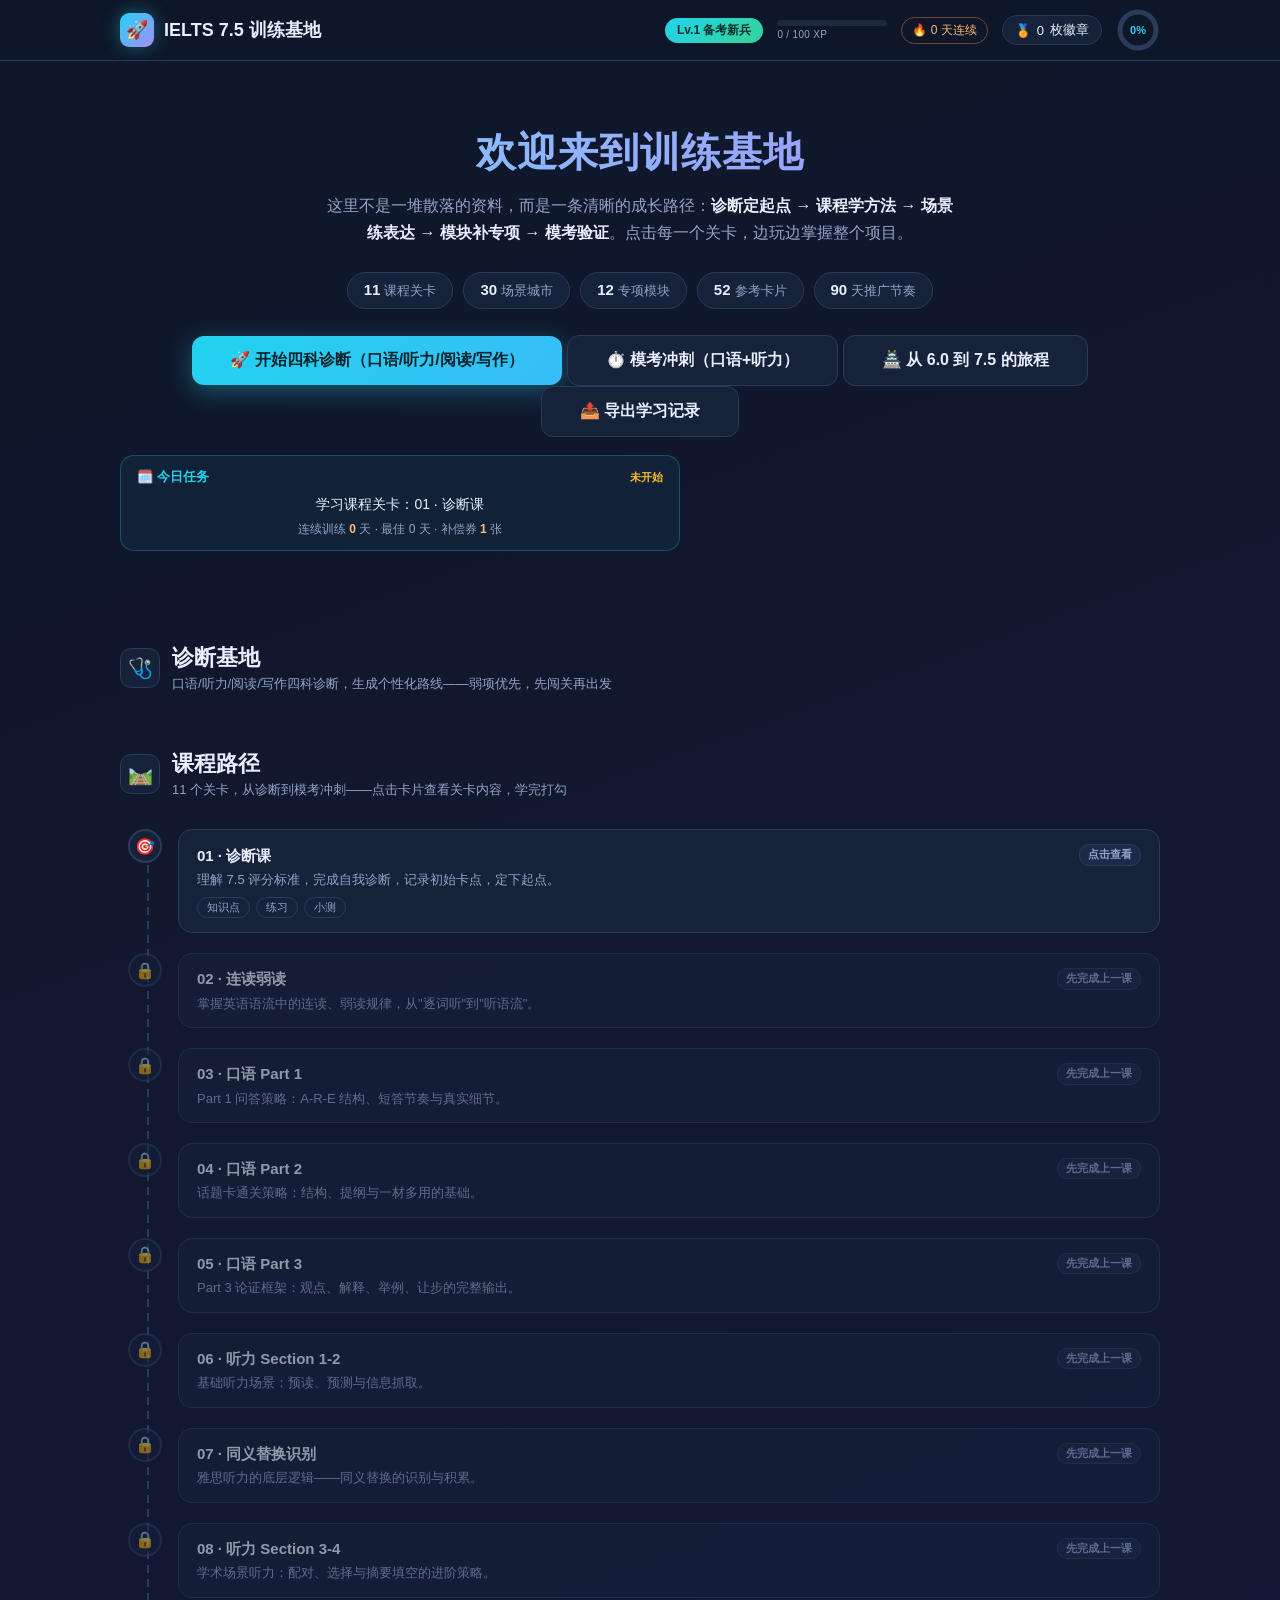
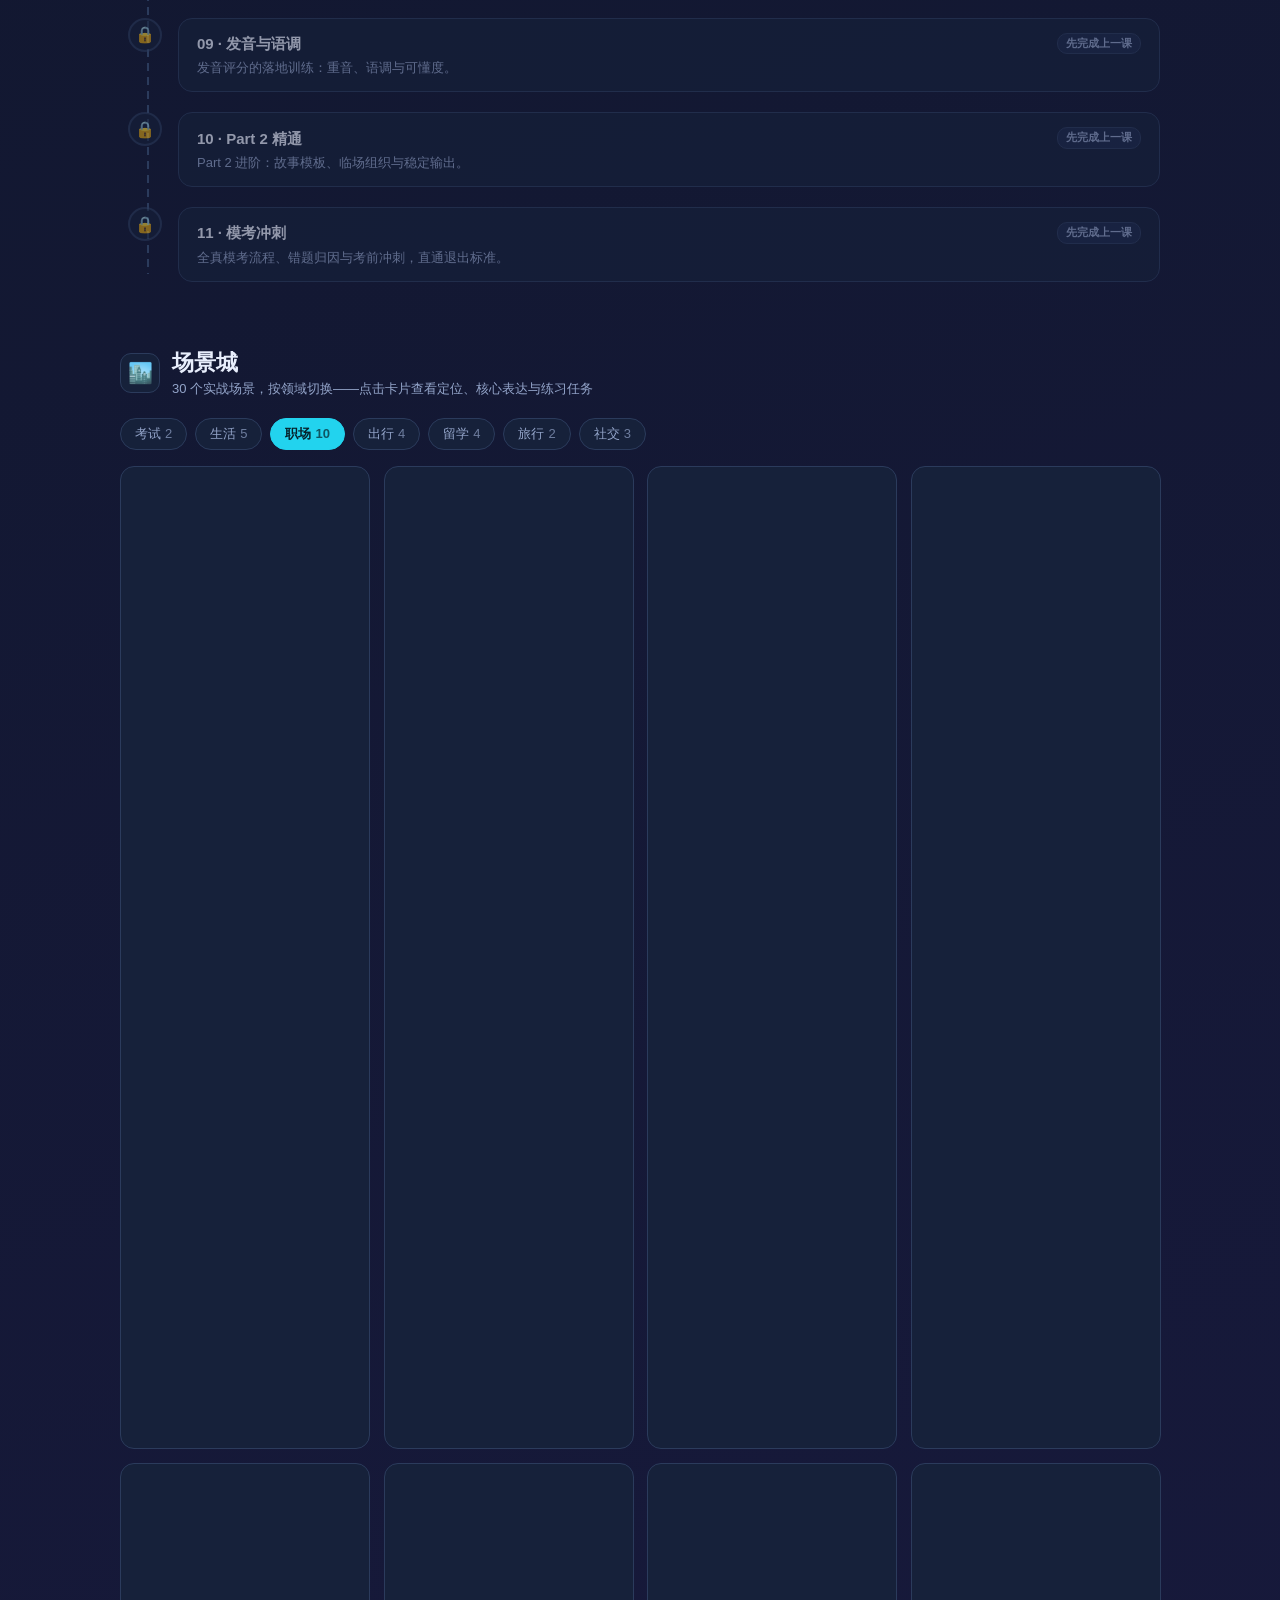
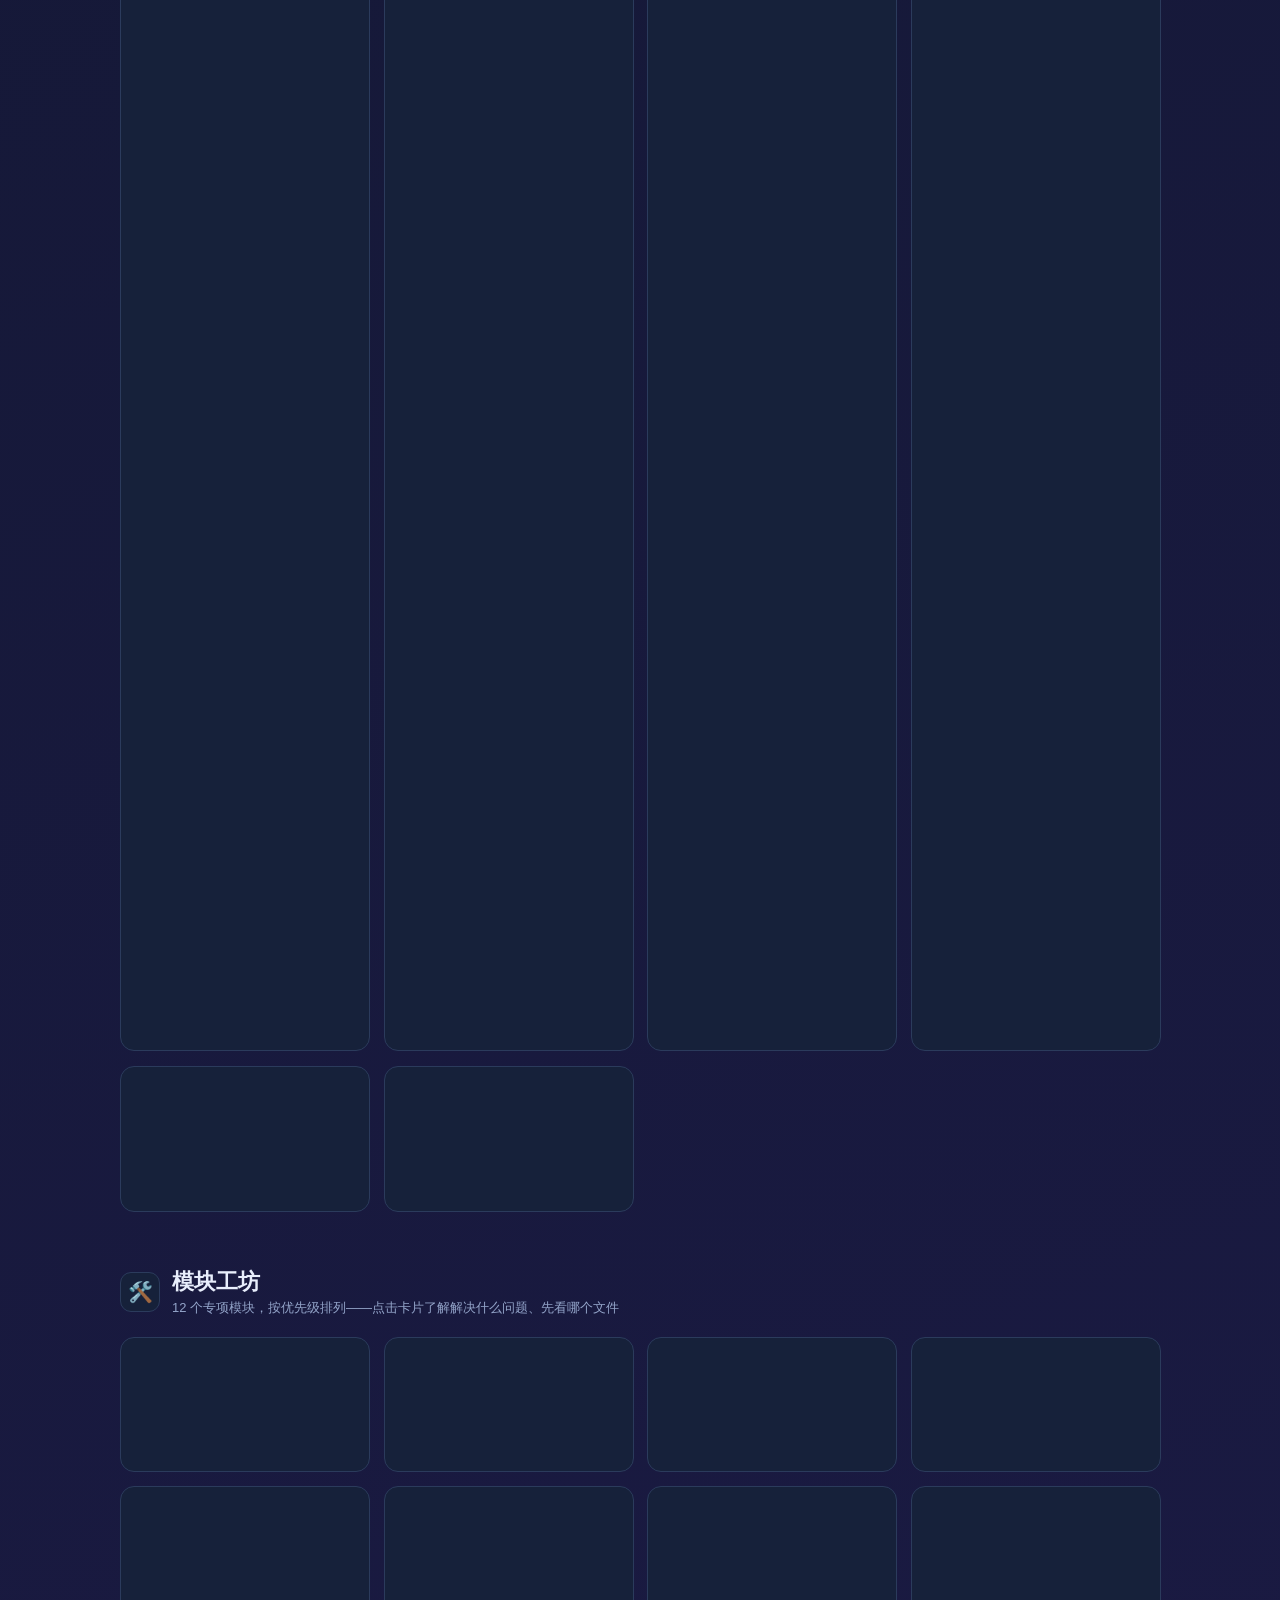
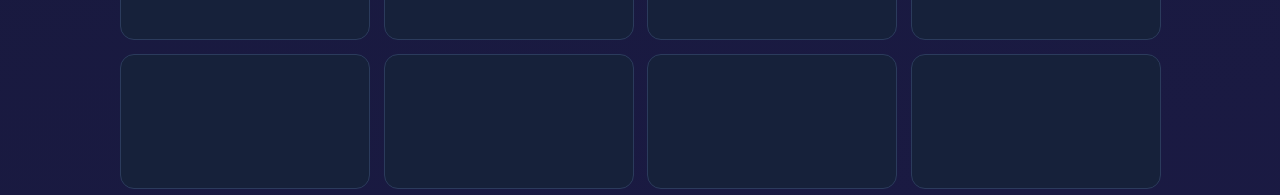
<file: index.html>
<!DOCTYPE html>
<html lang="zh-CN">
<head>
<meta charset="UTF-8">
<meta name="viewport" content="width=device-width, initial-scale=1.0">
<meta name="theme-color" content="#0f172a">
<meta name="description" content="游戏化雅思听说读写训练：诊断定起点、课程学方法、场景练表达、模块补专项、模考验证。">
<title>IELTS 7.5 训练基地 · 入门门户</title>
<link rel="manifest" href="manifest.json">
<link rel="icon" href="icon.svg" type="image/svg+xml">
<link rel="stylesheet" href="css/style.css">
</head>
<body>
<a class="skip-link" href="#secLessons">跳到课程路径</a>
<header role="navigation" aria-label="主导航">
  <div class="wrap nav">
    <div class="brand"><span class="logo">🚀</span> IELTS 7.5 训练基地</div>
    <div class="nav-stats">
      <div class="lv-chip" id="lvChip" title="完成训练积累经验即可升级">Lv.1 备考新兵</div>
      <div class="xp-wrap" title="经验进度"><div class="xp-bar"><i id="xpFill" style="width:0%"></i></div><span id="xpText">0/100 XP</span></div>
      <div class="streak-chip" id="streakChip" title="连续训练天数（断签有补偿券）">🔥 0 天连续</div>
      <div class="badge-chip">🏅 <span id="badgeCount">0</span> 枚徽章</div>
      <div class="ring" title="总体进度">
        <svg width="44" height="44">
          <circle cx="22" cy="22" r="18" fill="none" stroke="#2b3b5c" stroke-width="5"/>
          <circle id="ringFg" cx="22" cy="22" r="18" fill="none" stroke="#22d3ee" stroke-width="5"
            stroke-dasharray="113" stroke-dashoffset="113" stroke-linecap="round"/>
        </svg>
        <span class="pct" id="ringPct">0%</span>
      </div>
    </div>
  </div>
</header>

<main class="wrap">
  <!-- 新手广场 -->
  <div class="hero">
    <h1>欢迎来到训练基地</h1>
    <p>这里不是一堆散落的资料，而是一条清晰的成长路径：<b style="color:var(--txt)">诊断定起点 → 课程学方法 → 场景练表达 → 模块补专项 → 模考验证</b>。点击每一个关卡，边玩边掌握整个项目。</p>
    <div class="stat-chips">
      <span class="chip"><b>11</b>课程关卡</span>
      <span class="chip"><b>30</b>场景城市</span>
      <span class="chip"><b>12</b>专项模块</span>
      <span class="chip"><b>52</b>参考卡片</span>
      <span class="chip"><b>90</b>天推广节奏</span>
    </div>
    <div id="heroActions">
      <button class="btn" id="btnStart">🚀 开始四科诊断（口语/听力/阅读/写作）</button>
      <button class="btn ghost" id="btnMock">⏱️ 模考冲刺（口语+听力）</button>
      <button class="btn ghost" id="btnJourney">🏯 从 6.0 到 7.5 的旅程</button>
      <button class="btn ghost" id="btnExport">📤 导出学习记录</button>
    </div>
    <div id="dailyTask" class="daily-task"></div>
  </div>
  <!-- 最近阅读（批次 C · 有记录时显示） -->
  <div id="recentReads" style="display:none;margin-top:14px"></div>

  <!-- 诊断基地 -->
  <section id="secDiag">
    <div class="sec-head"><span class="icon">🩺</span>
      <div><h2>诊断基地</h2><div class="sub">口语/听力/阅读/写作四科诊断，生成个性化路线——弱项优先，先闯关再出发</div></div>
    </div>
    <div id="quizArea" class="hidden"></div>
    <div id="profileArea" class="hidden"></div>
  </section>

  <!-- 课程路径 -->
  <section id="secLessons">
    <div class="sec-head"><span class="icon">🛤️</span>
      <div><h2>课程路径</h2><div class="sub">11 个关卡，从诊断到模考冲刺——点击卡片查看关卡内容，学完打勾</div></div>
    </div>
    <div class="path" id="pathLessons"></div>
  </section>

  <!-- 场景城 -->
  <section id="secScen">
    <div class="sec-head"><span class="icon">🏙️</span>
      <div><h2>场景城</h2><div class="sub">30 个实战场景，按领域切换——点击卡片查看定位、核心表达与练习任务</div></div>
    </div>
    <div class="tabs" id="scenTabs"></div>
    <div class="grid" id="scenGrid"></div>
  </section>

  <!-- 模块工坊 -->
  <section id="secMods">
    <div class="sec-head"><span class="icon">🛠️</span>
      <div><h2>模块工坊</h2><div class="sub">12 个专项模块，按优先级排列——点击卡片了解解决什么问题、先看哪个文件</div></div>
    </div>
    <div class="grid" id="modGrid"></div>
  </section>

  <!-- 复习中心 -->
  <section id="secReview">
    <div class="sec-head"><span class="icon">🔁</span>
      <div><h2>复习中心</h2><div class="sub">错题本、薄弱场景重练与间隔复习提醒——学过的内容按节奏巩固</div></div>
    </div>
    <div class="tabs" id="reviewTabs"></div>
    <div id="reviewBody"></div>
  </section>

  <!-- 成就殿堂 -->
  <section id="secBadges">
    <div class="sec-head"><span class="icon">🏆</span>
      <div><h2>成就殿堂</h2><div class="sub">每解锁一个成就，进度环都会点亮——集齐全部，即完成项目入门</div></div>
    </div>
    <div class="grid" id="badgeGrid"></div>
  </section>

  <!-- 使用指引 -->
  <section id="secGuide">
    <div class="sec-head"><span class="icon">📖</span>
      <div><h2>项目全景</h2><div class="sub">一张图看懂资料库结构与使用顺序</div></div>
    </div>
    <div class="card" style="cursor:pointer" id="btnGuide">
      <h3>📘 点此查看《项目全景与使用顺序》</h3>
      <p>从 11 课方法论到 30 场景、12 模块、参考卡的完整地图，以及不同人群的推荐起步路径。</p>
    </div>
  </section>
</main>

<footer class="site-footer">
  <a class="gh-link" href="https://github.com/duanbiao2000/ielts-75" target="_blank" rel="noopener noreferrer" aria-label="在 GitHub 上查看本项目源码">
    <svg viewBox="0 0 24 24" aria-hidden="true"><path d="M12 .297c-6.63 0-12 5.373-12 12 0 5.303 3.438 9.8 8.205 11.385.6.111.82-.261.82-.577 0-.285-.01-1.04-.015-2.04-3.338.724-4.042-1.61-4.042-1.61-.546-1.387-1.333-1.756-1.333-1.756-1.089-.745.084-.729.084-.729 1.205.084 1.838 1.236 1.838 1.236 1.07 1.835 2.809 1.305 3.495.998.108-.776.417-1.305.76-1.605-2.665-.3-5.466-1.332-5.466-5.93 0-1.31.465-2.38 1.235-3.22-.135-.303-.54-1.523.105-3.176 0 0 1.005-.322 3.3 1.23.96-.267 1.98-.399 3-.405 1.02.006 2.04.138 3 .405 2.28-1.552 3.285-1.23 3.285-1.23.645 1.653.24 2.873.12 3.176.765.84 1.23 1.91 1.23 3.22 0 4.61-2.805 5.625-5.475 5.92.42.36.81 1.096.81 2.22 0 1.606-.015 2.896-.015 3.286 0 .315.21.69.825.57C20.565 22.092 24 17.592 24 12.297c0-6.627-5.373-12-12-12"/></svg>
    <span>View on GitHub</span>
  </a>
  <p class="sf-note">IELTS 7.5 训练基地 · 开源免费 · 欢迎 Star</p>
</footer>

<!-- 弹窗 -->
<!--
  对话框宿主（三者均为「静态外壳 + JS 动态渲染内容」，初始为空）：
  #modalBox  —— 通用详情弹窗（openModal() 填充 innerHTML，课程/场景/模块/测验/剧情等共用）
  #pod        —— 演练舱（openPractice() → renderPod()，turn-based 对话/自检/反馈/录音）
  #mock       —— 模考冲刺 · 月刊卷架（openMock() → 卷架；openMockVolume(setId) → 选卷；按 mock.part 渲染 shelf/intro/speak/listen/done；每卷 125 题/150 分，雅思 9 分制换算；数据见 js/mock-bank.js）
  #reader     —— 内容阅读器（openReader() → lessons 同源 iframe；顶栏返回+进度；底栏「完成并测验」；Escape 最优先关闭）
  显示/隐藏：各 mask 加/减 .show 类；Escape 也按 mock → pod → modal 的优先级分级关闭。
-->
<div id="modal-mask"><div class="modal" id="modalBox" role="dialog" aria-modal="true" aria-label="详情与操作"></div></div>
<div id="pod-mask"><div class="pod" id="pod" role="dialog" aria-modal="true" aria-label="场景演练舱"></div></div>
<!-- 模考冲刺对话框：内容由 js/app.js 的 renderMock() 动态渲染（初始为空，打开模考时才填充） -->
<div id="mock-mask"><div class="pod mock" id="mock" role="dialog" aria-modal="true" aria-label="模考冲刺"></div></div>
<!-- 内容阅读器对话框：内容由 js/app.js 的 openReader() 渲染（课程 iframe；顶栏返回+底栏「完成并测验」） -->
<div id="reader-mask"><div class="reader" id="reader" role="dialog" aria-modal="true" aria-label="应用内阅读器"></div></div>
<div id="toast" role="status" aria-live="polite"></div>

<script src="js/data.js" defer></script>
<script src="js/mock-bank.js" defer></script>
<script src="js/training.js" defer></script>
<script src="js/course.js" defer></script>
<script src="js/app.js" defer></script>
</body>
</html>
</file>
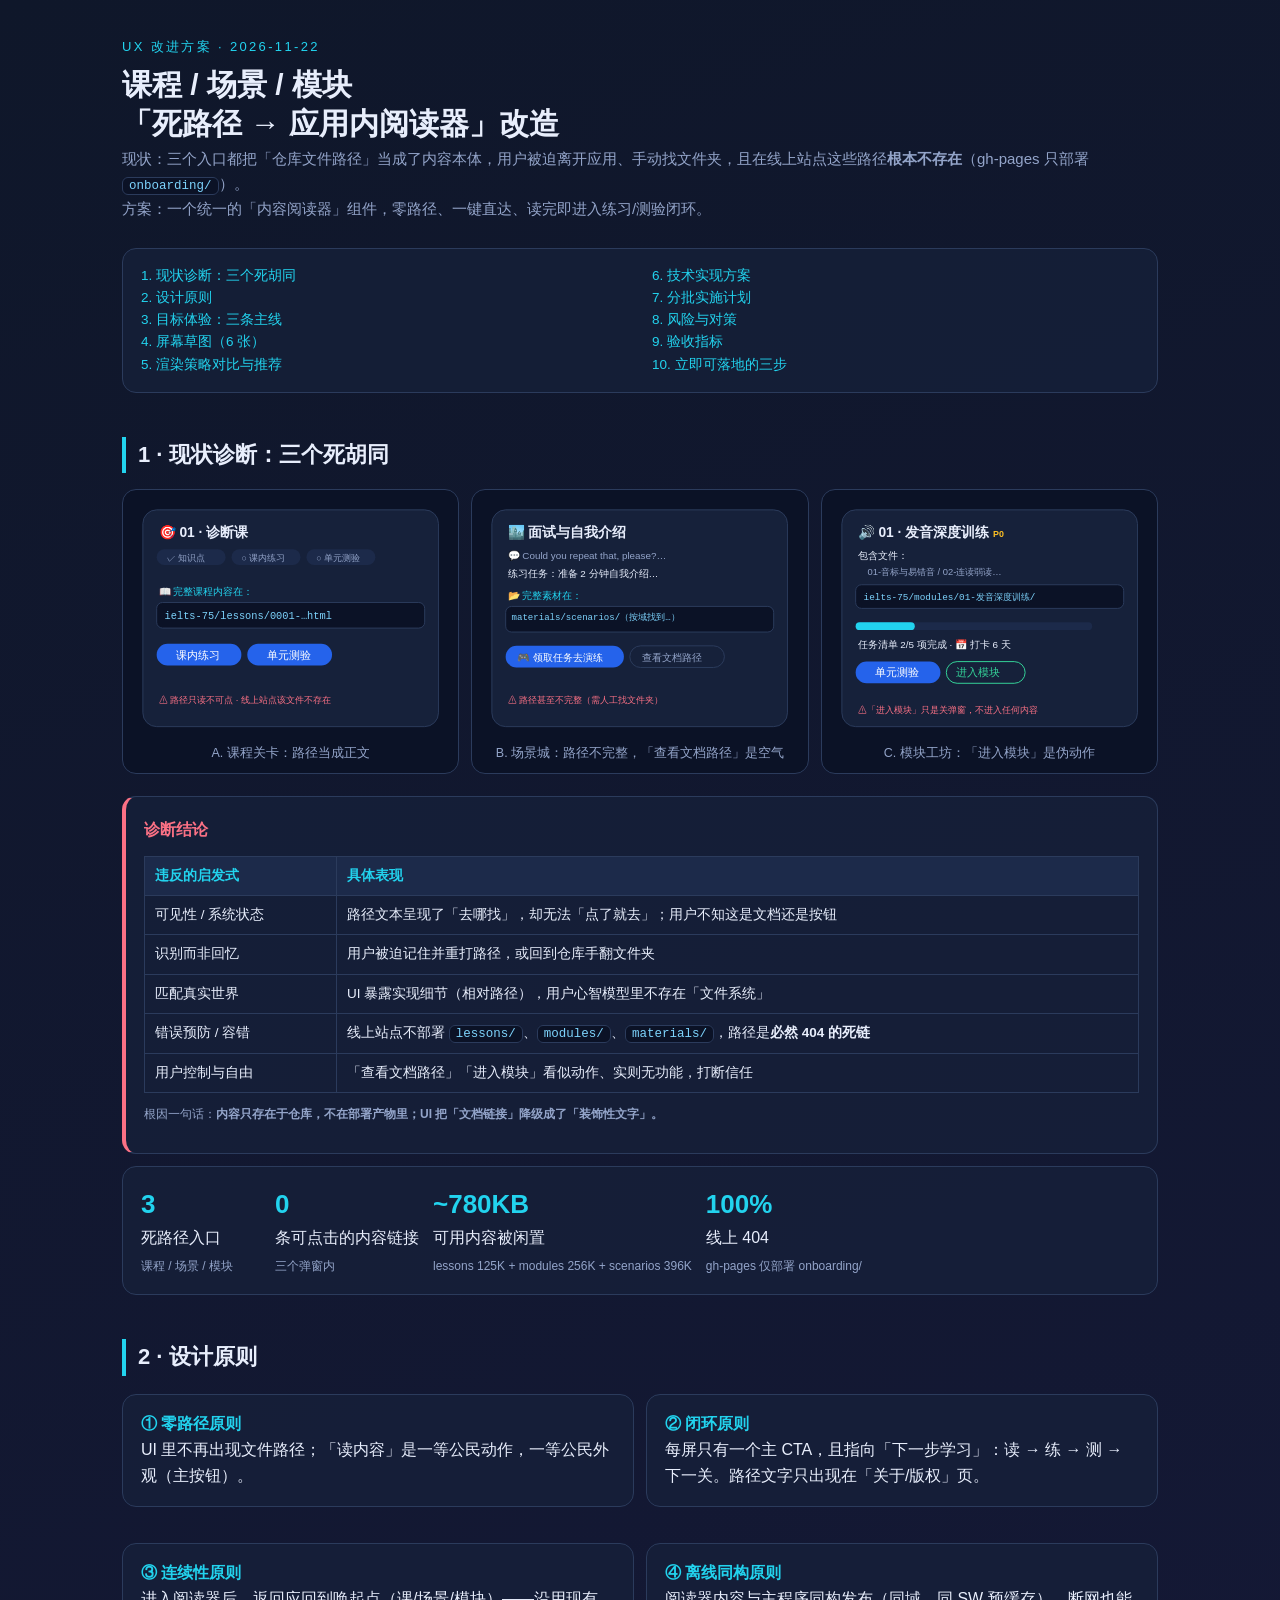
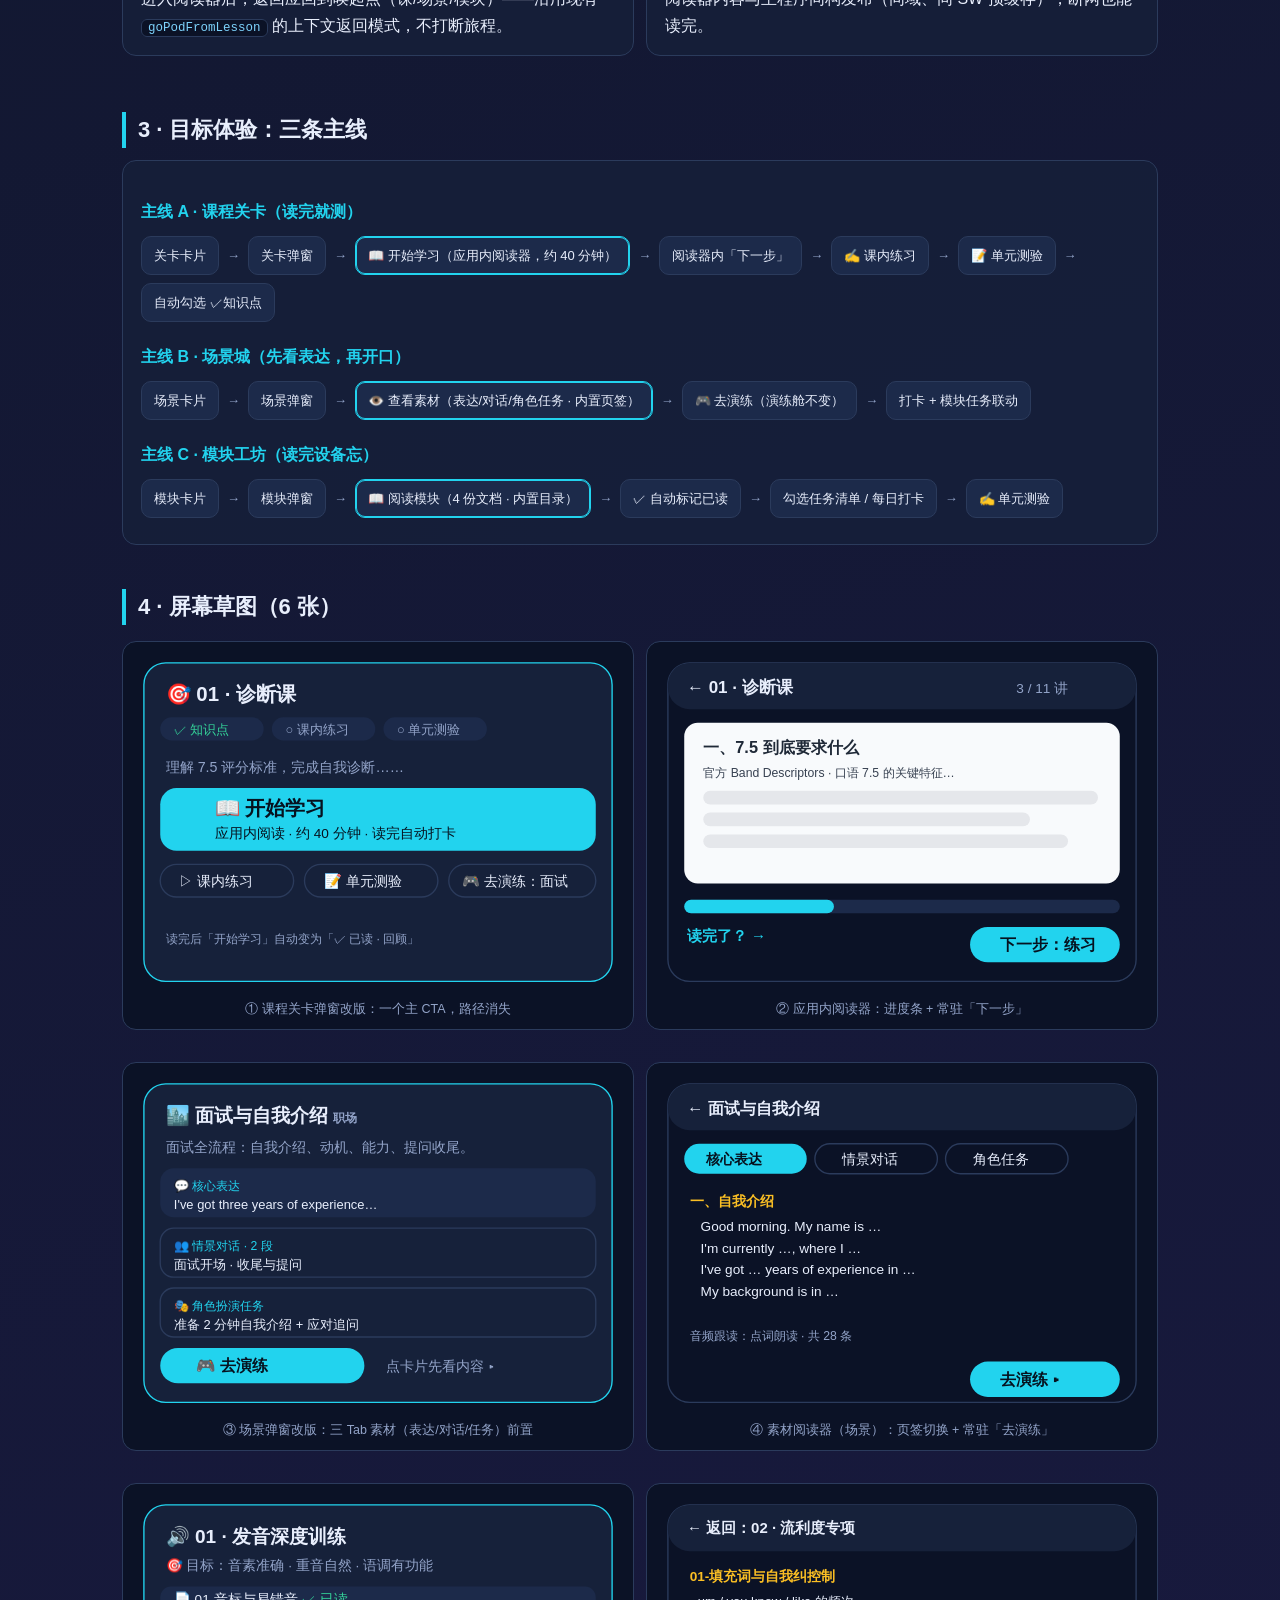
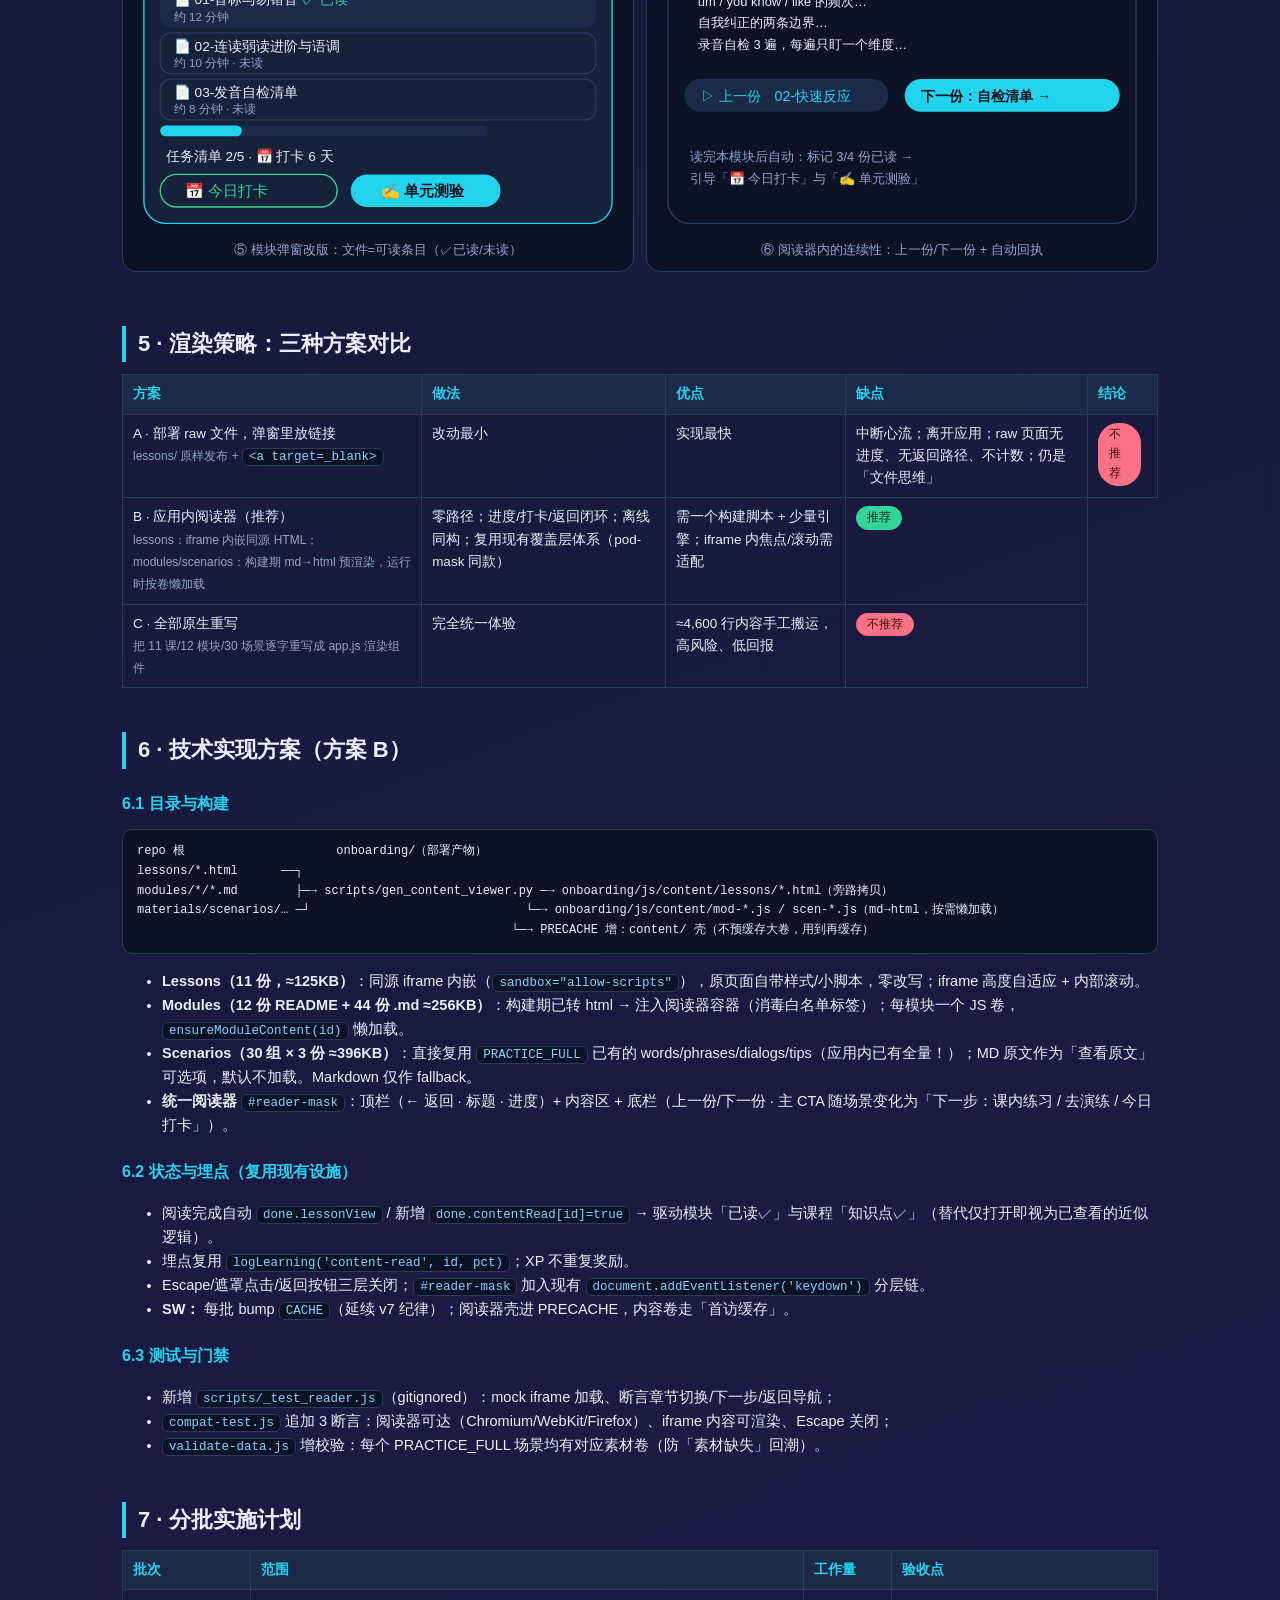
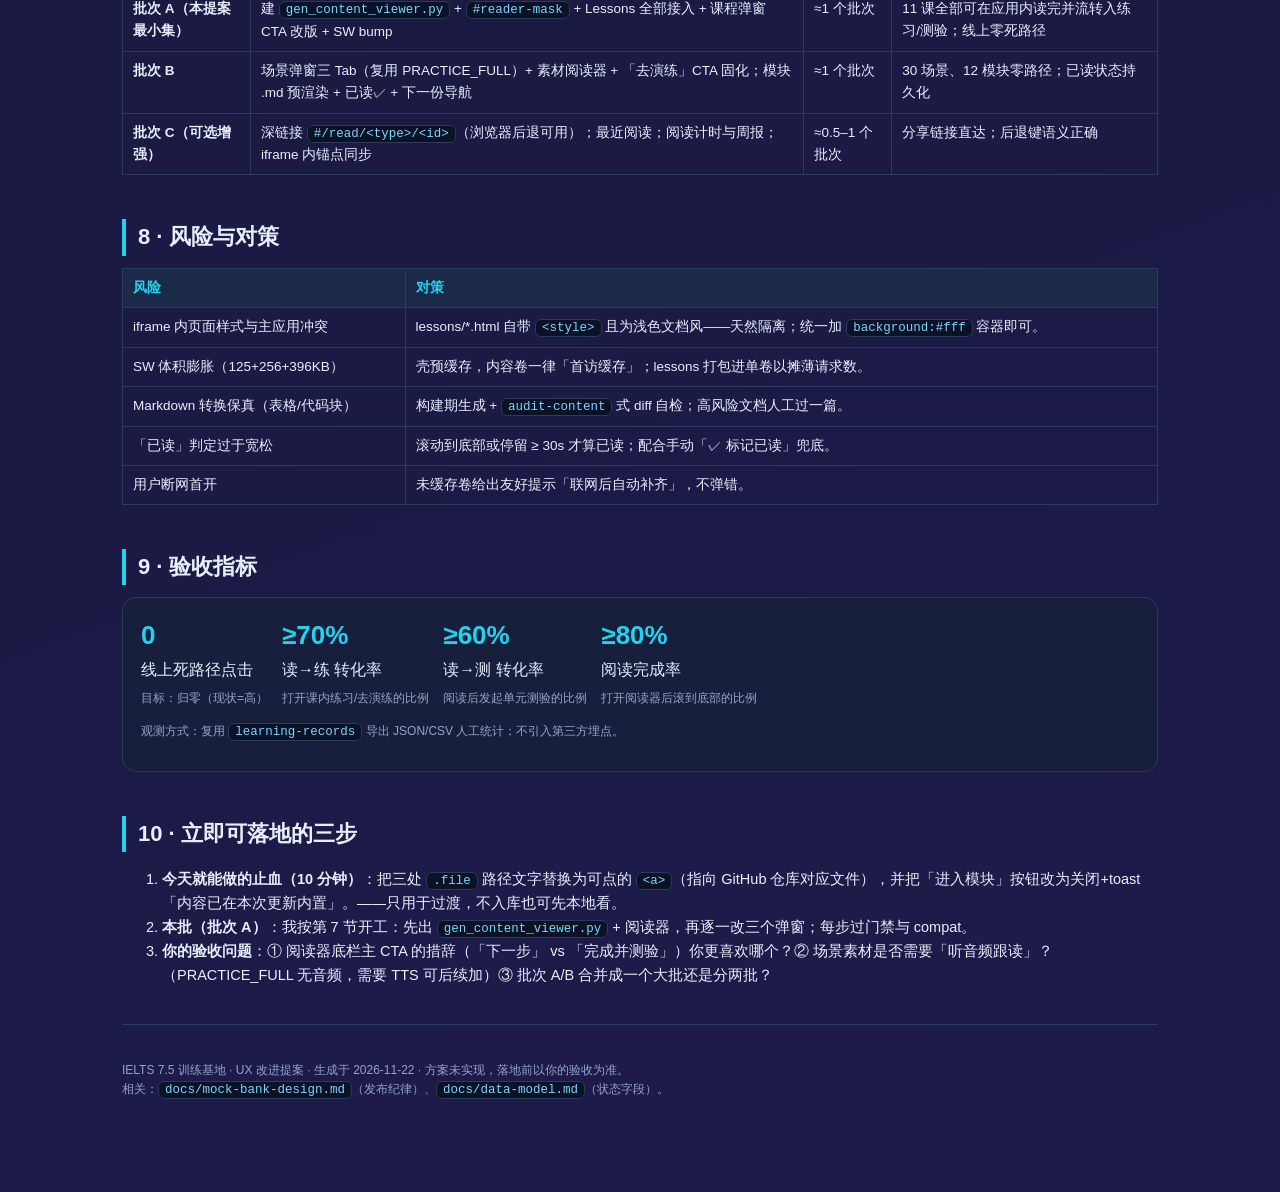
<file: docs/ux-content-viewer-proposal.html>
<!DOCTYPE html>
<html lang="zh-CN">
<head>
<meta charset="UTF-8">
<meta name="viewport" content="width=device-width, initial-scale=1.0">
<title>UX 改进方案 · 内容阅读器（课程 / 场景 / 模块 零路径体验）</title>
<style>
:root{
  --bg1:#0f172a; --card:#16213a; --card2:#1c2a4a; --line:#2b3b5c;
  --txt:#e8eefc; --dim:#93a4c9; --cyan:#22d3ee; --amber:#fbbf24;
  --violet:#a78bfa; --green:#34d399; --rose:#fb7185; --blue:#60a5fa;
  --r:14px;
}
*{box-sizing:border-box}
body{margin:0;background:linear-gradient(160deg,#0f172a 0%,#1e1b4b 100%);color:var(--txt);
  font-family:-apple-system,"Segoe UI","PingFang SC","Microsoft YaHei",sans-serif;line-height:1.65}
.wrap{max-width:1080px;margin:0 auto;padding:36px 22px 80px}
.kicker{color:var(--cyan);font-size:13px;letter-spacing:.18em;text-transform:uppercase}
h1{font-size:30px;margin:8px 0 4px;line-height:1.3}
.sub{color:var(--dim);font-size:15px;margin-bottom:26px}
h2{font-size:22px;margin:44px 0 6px;padding-left:12px;border-left:4px solid var(--cyan)}
h3{font-size:16px;margin:22px 0 8px;color:var(--cyan)}
p,li{font-size:14.5px}
.card{background:rgba(22,33,58,.75);border:1px solid var(--line);border-radius:var(--r);padding:16px 18px;margin:12px 0}
.grid{display:grid;gap:12px}
.g3{grid-template-columns:repeat(3,1fr)}
.g2{grid-template-columns:repeat(2,1fr)}
@media(max-width:860px){.g3,.g2{grid-template-columns:1fr}}
.tag{display:inline-block;font-size:12px;border:1px solid var(--line);border-radius:20px;padding:1px 10px;color:var(--dim);margin-right:6px}
.tag.ok{color:#052e1f;background:var(--green);border-color:var(--green)}
.tag.warn{color:#3a2b00;background:var(--amber);border-color:var(--amber)}
.tag.bad{color:#3a0d0d;background:var(--rose);border-color:var(--rose)}
.tag.info{color:#06121f;background:var(--blue);border-color:var(--blue)}
table{width:100%;border-collapse:collapse;font-size:13.5px;margin:12px 0}
th,td{border:1px solid var(--line);padding:8px 10px;text-align:left;vertical-align:top}
th{background:#1c2a4a;color:var(--cyan)}
code{background:#0b1226;border:1px solid var(--line);border-radius:6px;padding:1px 6px;font-size:12.5px;color:#7dd3fc}
pre{background:#0b1226;border:1px solid var(--line);border-radius:10px;padding:12px 14px;overflow:auto;font-size:12px}
.kpi{display:flex;gap:14px;flex-wrap:wrap}
.kpi .n{font-size:26px;font-weight:700;color:var(--cyan)}
.kpi div{min-width:120px}
.wire{background:#0b1226;border:1px solid var(--line);border-radius:var(--r);padding:10px;margin:10px 0}
.wire svg{width:100%;height:auto;display:block}
.cap{color:var(--dim);font-size:12.5px;margin-top:6px;text-align:center}
.flow{display:flex;align-items:center;gap:8px;flex-wrap:wrap;margin:10px 0;font-size:13px}
.node{background:var(--card2);border:1px solid var(--line);border-radius:10px;padding:8px 12px;white-space:nowrap}
.node.hl{border-color:var(--cyan);box-shadow:0 0 0 1px var(--cyan) inset}
.arr{color:var(--dim)}
.small{color:var(--dim);font-size:12px}
.toc{columns:2;gap:24px;font-size:13.5px}
.toc a{color:var(--cyan);text-decoration:none}
.toc a:hover{text-decoration:underline}
@media(max-width:860px){.toc{columns:1}}
hr{border:0;border-top:1px solid var(--line);margin:36px 0}
</style>
</head>
<body>
<div class="wrap">

<!-- ============ COVER ============ -->
<div class="kicker">UX 改进方案 · 2026-11-22</div>
<h1>课程 / 场景 / 模块<br>「死路径 → 应用内阅读器」改造</h1>
<div class="sub">现状：三个入口都把「仓库文件路径」当成了内容本体，用户被迫离开应用、手动找文件夹，且在线上站点这些路径<b>根本不存在</b>（gh-pages 只部署 <code>onboarding/</code>）。<br>方案：一个统一的「内容阅读器」组件，零路径、一键直达、读完即进入练习/测验闭环。</div>

<div class="toc card">
  <div><a href="#s1">1. 现状诊断：三个死胡同</a></div>
  <div><a href="#s2">2. 设计原则</a></div>
  <div><a href="#s3">3. 目标体验：三条主线</a></div>
  <div><a href="#s4">4. 屏幕草图（6 张）</a></div>
  <div><a href="#s5">5. 渲染策略对比与推荐</a></div>
  <div><a href="#s6">6. 技术实现方案</a></div>
  <div><a href="#s7">7. 分批实施计划</a></div>
  <div><a href="#s8">8. 风险与对策</a></div>
  <div><a href="#s9">9. 验收指标</a></div>
  <div><a href="#s10">10. 立即可落地的三步</a></div>
</div>

<!-- ============ S1 现状 ============ -->
<h2 id="s1">1 · 现状诊断：三个死胡同</h2>

<div class="grid g3">
  <div class="wire">
    <!-- Lesson modal (current) -->
    <svg viewBox="0 0 320 240" role="img" aria-label="课程关卡弹窗现状">
      <rect x="10" y="10" width="300" height="220" rx="14" fill="#16213a" stroke="#2b3b5c"/>
      <text x="26" y="38" fill="#e8eefc" font-size="14" font-weight="700">🎯 01 · 诊断课</text>
      <rect x="24" y="50" width="70" height="16" rx="8" fill="#1c2a4a"/><text x="34" y="62" fill="#93a4c9" font-size="9">✓ 知识点</text>
      <rect x="100" y="50" width="70" height="16" rx="8" fill="#1c2a4a"/><text x="110" y="62" fill="#93a4c9" font-size="9">○ 课内练习</text>
      <rect x="176" y="50" width="70" height="16" rx="8" fill="#1c2a4a"/><text x="186" y="62" fill="#93a4c9" font-size="9">○ 单元测验</text>
      <text x="26" y="96" fill="#22d3ee" font-size="10">📖 完整课程内容在：</text>
      <rect x="24" y="104" width="272" height="26" rx="6" fill="#0b1226" stroke="#2b3b5c"/>
      <text x="32" y="121" fill="#7dd3fc" font-size="10.5" font-family="monospace">ielts-75/lessons/0001-…html</text>
      <rect x="24" y="146" width="86" height="22" rx="11" fill="#2563eb"/><text x="44" y="161" fill="#fff" font-size="11">课内练习</text>
      <rect x="116" y="146" width="86" height="22" rx="11" fill="#2563eb"/><text x="136" y="161" fill="#fff" font-size="11">单元测验</text>
      <text x="26" y="206" fill="#fb7185" font-size="9.5">⚠ 路径只读不可点 · 线上站点该文件不存在</text>
    </svg>
    <div class="cap">A. 课程关卡：路径当成正文</div>
  </div>

  <div class="wire">
    <!-- Scenario modal (current) -->
    <svg viewBox="0 0 320 240" role="img" aria-label="场景弹窗现状">
      <rect x="10" y="10" width="300" height="220" rx="14" fill="#16213a" stroke="#2b3b5c"/>
      <text x="26" y="38" fill="#e8eefc" font-size="14" font-weight="700">🏙️ 面试与自我介绍</text>
      <text x="26" y="60" fill="#93a4c9" font-size="10">💬 Could you repeat that, please?…</text>
      <text x="26" y="78" fill="#e8eefc" font-size="10">练习任务：准备 2 分钟自我介绍…</text>
      <text x="26" y="100" fill="#22d3ee" font-size="10">📂 完整素材在：</text>
      <rect x="24" y="108" width="272" height="26" rx="6" fill="#0b1226" stroke="#2b3b5c"/>
      <text x="30" y="122" fill="#7dd3fc" font-size="9.2" font-family="monospace">materials/scenarios/（按域找到…）</text>
      <rect x="24" y="148" width="120" height="22" rx="11" fill="#2563eb"/><text x="36" y="163" fill="#fff" font-size="10.5">🎮 领取任务去演练</text>
      <rect x="150" y="148" width="96" height="22" rx="11" fill="none" stroke="#2b3b5c"/><text x="162" y="163" fill="#93a4c9" font-size="10.5">查看文档路径</text>
      <text x="26" y="206" fill="#fb7185" font-size="9.5">⚠ 路径甚至不完整（需人工找文件夹）</text>
    </svg>
    <div class="cap">B. 场景城：路径不完整，「查看文档路径」是空气</div>
  </div>

  <div class="wire">
    <!-- Module modal (current) -->
    <svg viewBox="0 0 320 240" role="img" aria-label="模块弹窗现状">
      <rect x="10" y="10" width="300" height="220" rx="14" fill="#16213a" stroke="#2b3b5c"/>
      <text x="26" y="38" fill="#e8eefc" font-size="14" font-weight="700">🔊 01 · 发音深度训练 <tspan fill="#fbbf24" font-size="9">P0</tspan></text>
      <text x="26" y="60" fill="#e8eefc" font-size="10">包含文件：</text>
      <text x="36" y="76" fill="#93a4c9" font-size="9.5">01-音标与易错音 / 02-连读弱读…</text>
      <rect x="24" y="86" width="272" height="24" rx="6" fill="#0b1226" stroke="#2b3b5c"/>
      <text x="32" y="102" fill="#7dd3fc" font-size="9.5" font-family="monospace">ielts-75/modules/01-发音深度训练/</text>
      <rect x="24" y="124" width="240" height="8" rx="4" fill="#1c2a4a"/><rect x="24" y="124" width="60" height="8" rx="4" fill="#22d3ee"/>
      <text x="26" y="150" fill="#e8eefc" font-size="10">任务清单 2/5 项完成 · 📅 打卡 6 天</text>
      <rect x="24" y="164" width="86" height="22" rx="11" fill="#2563eb"/><text x="44" y="179" fill="#fff" font-size="11">单元测验</text>
      <rect x="116" y="164" width="80" height="22" rx="11" fill="none" stroke="#34d399"/><text x="126" y="179" fill="#34d399" font-size="11">进入模块</text>
      <text x="26" y="216" fill="#fb7185" font-size="9.5">⚠「进入模块」只是关弹窗，不进入任何内容</text>
    </svg>
    <div class="cap">C. 模块工坊：「进入模块」是伪动作</div>
  </div>
</div>

<div class="card" style="border-left:4px solid var(--rose)">
  <h3 style="color:var(--rose);margin-top:4px">诊断结论</h3>
  <table>
    <tr><th>违反的启发式</th><th>具体表现</th></tr>
    <tr><td>可见性 / 系统状态</td><td>路径文本呈现了「去哪找」，却无法「点了就去」；用户不知这是文档还是按钮</td></tr>
    <tr><td>识别而非回忆</td><td>用户被迫记住并重打路径，或回到仓库手翻文件夹</td></tr>
    <tr><td>匹配真实世界</td><td>UI 暴露实现细节（相对路径），用户心智模型里不存在「文件系统」</td></tr>
    <tr><td>错误预防 / 容错</td><td>线上站点不部署 <code>lessons/</code>、<code>modules/</code>、<code>materials/</code>，路径是<strong>必然 404 的死链</strong></td></tr>
    <tr><td>用户控制与自由</td><td>「查看文档路径」「进入模块」看似动作、实则无功能，打断信任</td></tr>
  </table>
  <p class="small">根因一句话：<b>内容只存在于仓库，不在部署产物里；UI 把「文档链接」降级成了「装饰性文字」。</b></p>
</div>

<div class="kpi card">
  <div><div class="n">3</div>死路径入口<br><span class="small">课程 / 场景 / 模块</span></div>
  <div><div class="n">0</div>条可点击的内容链接<br><span class="small">三个弹窗内</span></div>
  <div><div class="n">~780KB</div>可用内容被闲置<br><span class="small">lessons 125K + modules 256K + scenarios 396K</span></div>
  <div><div class="n">100%</div>线上 404<br><span class="small">gh-pages 仅部署 onboarding/</span></div>
</div>

<!-- ============ S2 原则 ============ -->
<h2 id="s2">2 · 设计原则</h2>
<div class="grid g2">
  <div class="card"><b style="color:var(--cyan)">① 零路径原则</b><br>UI 里不再出现文件路径；「读内容」是一等公民动作，一等公民外观（主按钮）。</div>
  <div class="card"><b style="color:var(--cyan)">② 闭环原则</b><br>每屏只有一个主 CTA，且指向「下一步学习」：读 → 练 → 测 → 下一关。路径文字只出现在「关于/版权」页。</div>
  <div class="card"><b style="color:var(--cyan)">③ 连续性原则</b><br>进入阅读器后，返回应回到唤起点（课/场景/模块）——沿用现有 <code>goPodFromLesson</code> 的上下文返回模式，不打断旅程。</div>
  <div class="card"><b style="color:var(--cyan)">④ 离线同构原则</b><br>阅读器内容与主程序同构发布（同域、同 SW 预缓存），断网也能读完。</div>
</div>

<!-- ============ S3 目标体验 ============ -->
<h2 id="s3">3 · 目标体验：三条主线</h2>

<div class="card">
  <h3>主线 A · 课程关卡（读完就测）</h3>
  <div class="flow"><span class="node">关卡卡片</span><span class="arr">→</span><span class="node">关卡弹窗</span><span class="arr">→</span><span class="node hl">📖 开始学习（应用内阅读器，约 40 分钟）</span><span class="arr">→</span><span class="node">阅读器内「下一步」</span><span class="arr">→</span><span class="node">✍️ 课内练习</span><span class="arr">→</span><span class="node">📝 单元测验</span><span class="arr">→</span><span class="node">自动勾选 ✓知识点</span></div>
  <h3>主线 B · 场景城（先看表达，再开口）</h3>
  <div class="flow"><span class="node">场景卡片</span><span class="arr">→</span><span class="node">场景弹窗</span><span class="arr">→</span><span class="node hl">👁️ 查看素材（表达/对话/角色任务 · 内置页签）</span><span class="arr">→</span><span class="node">🎮 去演练（演练舱不变）</span><span class="arr">→</span><span class="node">打卡 + 模块任务联动</span></div>
  <h3>主线 C · 模块工坊（读完设备忘）</h3>
  <div class="flow"><span class="node">模块卡片</span><span class="arr">→</span><span class="node">模块弹窗</span><span class="arr">→</span><span class="node hl">📖 阅读模块（4 份文档 · 内置目录）</span><span class="arr">→</span><span class="node">✓ 自动标记已读</span><span class="arr">→</span><span class="node">勾选任务清单 / 每日打卡</span><span class="arr">→</span><span class="node">✍️ 单元测验</span></div>
</div>

<!-- ============ S4 屏幕草图 ============ -->
<h2 id="s4">4 · 屏幕草图（6 张）</h2>

<div class="grid g2">
  <div class="wire">
    <svg viewBox="0 0 360 250" role="img" aria-label="课程弹窗改版">
      <rect x="8" y="8" width="344" height="234" rx="16" fill="#16213a" stroke="#22d3ee"/>
      <text x="24" y="36" fill="#e8eefc" font-size="15" font-weight="700">🎯 01 · 诊断课</text>
      <rect x="20" y="48" width="76" height="17" rx="8.5" fill="#1c2a4a"/><text x="30" y="60" fill="#34d399" font-size="9.5">✓ 知识点</text>
      <rect x="102" y="48" width="76" height="17" rx="8.5" fill="#1c2a4a"/><text x="112" y="60" fill="#93a4c9" font-size="9.5">○ 课内练习</text>
      <rect x="184" y="48" width="76" height="17" rx="8.5" fill="#1c2a4a"/><text x="194" y="60" fill="#93a4c9" font-size="9.5">○ 单元测验</text>
      <text x="24" y="88" fill="#93a4c9" font-size="10.5">理解 7.5 评分标准，完成自我诊断……</text>
      <rect x="20" y="100" width="320" height="46" rx="12" fill="#22d3ee"/>
      <text x="60" y="120" fill="#06121f" font-size="15" font-weight="800">📖 开始学习</text>
      <text x="60" y="137" fill="#06121f" font-size="10">应用内阅读 · 约 40 分钟 · 读完自动打卡</text>
      <rect x="20" y="156" width="98" height="24" rx="12" fill="none" stroke="#2b3b5c"/><text x="34" y="172" fill="#e8eefc" font-size="10.5">▷ 课内练习</text>
      <rect x="126" y="156" width="98" height="24" rx="12" fill="none" stroke="#2b3b5c"/><text x="140" y="172" fill="#e8eefc" font-size="10.5">📝 单元测验</text>
      <rect x="232" y="156" width="108" height="24" rx="12" fill="none" stroke="#2b3b5c"/><text x="242" y="172" fill="#e8eefc" font-size="10.5">🎮 去演练：面试</text>
      <text x="24" y="214" fill="#93a4c9" font-size="9">读完后「开始学习」自动变为「✓ 已读 · 回顾」</text>
    </svg>
    <div class="cap">① 课程关卡弹窗改版：一个主 CTA，路径消失</div>
  </div>

  <div class="wire">
    <svg viewBox="0 0 360 250" role="img" aria-label="应用内阅读器">
      <rect x="8" y="8" width="344" height="234" rx="16" fill="#0b1226" stroke="#2b3b5c"/>
      <rect x="8" y="8" width="344" height="34" rx="16" fill="#16213a"/>
      <text x="22" y="30" fill="#e8eefc" font-size="12.5" font-weight="700">← 01 · 诊断课</text>
      <text x="264" y="30" fill="#93a4c9" font-size="10">3 / 11 讲</text>
      <rect x="20" y="52" width="320" height="118" rx="10" fill="#f8fafc"/>
      <text x="34" y="74" fill="#1f2937" font-size="12" font-weight="700">一、7.5 到底要求什么</text>
      <text x="34" y="92" fill="#374151" font-size="9">官方 Band Descriptors · 口语 7.5 的关键特征…</text>
      <rect x="34" y="102" width="290" height="10" rx="5" fill="#e5e7eb"/>
      <rect x="34" y="118" width="240" height="10" rx="5" fill="#e5e7eb"/>
      <rect x="34" y="134" width="268" height="10" rx="5" fill="#e5e7eb"/>
      <rect x="20" y="182" width="320" height="10" rx="5" fill="#1c2a4a"/>
      <rect x="20" y="182" width="110" height="10" rx="5" fill="#22d3ee"/>
      <text x="22" y="212" fill="#22d3ee" font-size="11" font-weight="700">读完了？ →</text>
      <rect x="230" y="202" width="110" height="26" rx="13" fill="#22d3ee"/>
      <text x="252" y="219" fill="#06121f" font-size="11.5" font-weight="800">下一步：练习</text>
    </svg>
    <div class="cap">② 应用内阅读器：进度条 + 常驻「下一步」</div>
  </div>

  <div class="wire">
    <svg viewBox="0 0 360 250" role="img" aria-label="场景弹窗改版">
      <rect x="8" y="8" width="344" height="234" rx="16" fill="#16213a" stroke="#22d3ee"/>
      <text x="24" y="36" fill="#e8eefc" font-size="14" font-weight="700">🏙️ 面试与自我介绍 <tspan fill="#93a4c9" font-size="9">职场</tspan></text>
      <text x="24" y="58" fill="#93a4c9" font-size="10.5">面试全流程：自我介绍、动机、能力、提问收尾。</text>
      <rect x="20" y="70" width="320" height="36" rx="10" fill="#1c2a4a"/>
      <text x="30" y="86" fill="#22d3ee" font-size="9">💬 核心表达</text><text x="30" y="100" fill="#e8eefc" font-size="9.5">I've got three years of experience…</text>
      <rect x="20" y="114" width="320" height="36" rx="10" fill="none" stroke="#2b3b5c"/>
      <text x="30" y="130" fill="#22d3ee" font-size="9">👥 情景对话 · 2 段</text><text x="30" y="144" fill="#e8eefc" font-size="9.5">面试开场 · 收尾与提问</text>
      <rect x="20" y="158" width="320" height="36" rx="10" fill="none" stroke="#2b3b5c"/>
      <text x="30" y="174" fill="#22d3ee" font-size="9">🎭 角色扮演任务</text><text x="30" y="188" fill="#e8eefc" font-size="9.5">准备 2 分钟自我介绍 + 应对追问</text>
      <rect x="20" y="202" width="150" height="26" rx="13" fill="#22d3ee"/><text x="46" y="219" fill="#06121f" font-size="11.5" font-weight="800">🎮 去演练</text>
      <text x="186" y="219" fill="#93a4c9" font-size="10">点卡片先看内容 ▸</text>
    </svg>
    <div class="cap">③ 场景弹窗改版：三 Tab 素材（表达/对话/任务）前置</div>
  </div>

  <div class="wire">
    <svg viewBox="0 0 360 250" role="img" aria-label="场景素材页签">
      <rect x="8" y="8" width="344" height="234" rx="16" fill="#0b1226" stroke="#2b3b5c"/>
      <rect x="8" y="8" width="344" height="34" rx="16" fill="#16213a"/>
      <text x="22" y="30" fill="#e8eefc" font-size="12" font-weight="700">← 面试与自我介绍</text>
      <rect x="20" y="52" width="90" height="22" rx="11" fill="#22d3ee"/><text x="36" y="67" fill="#06121f" font-size="10.5" font-weight="700">核心表达</text>
      <rect x="116" y="52" width="90" height="22" rx="11" fill="none" stroke="#2b3b5c"/><text x="136" y="67" fill="#e8eefc" font-size="10.5">情景对话</text>
      <rect x="212" y="52" width="90" height="22" rx="11" fill="none" stroke="#2b3b5c"/><text x="232" y="67" fill="#e8eefc" font-size="10.5">角色任务</text>
      <text x="24" y="98" fill="#fbbf24" font-size="10" font-weight="700">一、自我介绍</text>
      <text x="32" y="116" fill="#e8eefc" font-size="10">Good morning. My name is …</text>
      <text x="32" y="132" fill="#e8eefc" font-size="10">I'm currently …, where I …</text>
      <text x="32" y="148" fill="#e8eefc" font-size="10">I've got … years of experience in …</text>
      <text x="32" y="164" fill="#e8eefc" font-size="10">My background is in …</text>
      <text x="24" y="196" fill="#93a4c9" font-size="9">音频跟读：点词朗读 · 共 28 条</text>
      <rect x="230" y="212" width="110" height="26" rx="13" fill="#22d3ee"/><text x="252" y="229" fill="#06121f" font-size="11.5" font-weight="800">去演练 ▸</text>
    </svg>
    <div class="cap">④ 素材阅读器（场景）：页签切换 + 常驻「去演练」</div>
  </div>

  <div class="wire">
    <svg viewBox="0 0 360 250" role="img" aria-label="模块弹窗改版">
      <rect x="8" y="8" width="344" height="234" rx="16" fill="#16213a" stroke="#22d3ee"/>
      <text x="24" y="36" fill="#e8eefc" font-size="14" font-weight="700">🔊 01 · 发音深度训练</text>
      <text x="24" y="56" fill="#93a4c9" font-size="10">🎯 目标：音素准确 · 重音自然 · 语调有功能</text>
      <rect x="20" y="68" width="320" height="30" rx="8" fill="#1c2a4a"/><text x="30" y="81" fill="#e8eefc" font-size="10">📄 01-音标与易错音 <tspan fill="#34d399">✓ 已读</tspan></text><text x="30" y="93" fill="#93a4c9" font-size="8.5">约 12 分钟</text>
      <rect x="20" y="102" width="320" height="30" rx="8" fill="none" stroke="#2b3b5c"/><text x="30" y="115" fill="#e8eefc" font-size="10">📄 02-连读弱读进阶与语调</text><text x="30" y="127" fill="#93a4c9" font-size="8.5">约 10 分钟 · 未读</text>
      <rect x="20" y="136" width="320" height="30" rx="8" fill="none" stroke="#2b3b5c"/><text x="30" y="149" fill="#e8eefc" font-size="10">📄 03-发音自检清单</text><text x="30" y="161" fill="#93a4c9" font-size="8.5">约 8 分钟 · 未读</text>
      <rect x="20" y="170" width="240" height="8" rx="4" fill="#1c2a4a"/><rect x="20" y="170" width="60" height="8" rx="4" fill="#22d3ee"/>
      <text x="24" y="196" fill="#e8eefc" font-size="10">任务清单 2/5 · 📅 打卡 6 天</text>
      <rect x="20" y="206" width="130" height="24" rx="12" fill="none" stroke="#34d399"/><text x="38" y="222" fill="#34d399" font-size="11">📅 今日打卡</text>
      <rect x="160" y="206" width="110" height="24" rx="12" fill="#22d3ee"/><text x="182" y="222" fill="#06121f" font-size="11" font-weight="800">✍️ 单元测验</text>
    </svg>
    <div class="cap">⑤ 模块弹窗改版：文件=可读条目（✓已读/未读）</div>
  </div>

  <div class="wire">
    <svg viewBox="0 0 360 250" role="img" aria-label="返回导航">
      <rect x="8" y="8" width="344" height="234" rx="16" fill="#0b1226" stroke="#2b3b5c"/>
      <rect x="8" y="8" width="344" height="34" rx="16" fill="#16213a"/>
      <text x="22" y="29" fill="#e8eefc" font-size="11" font-weight="700">← 返回：02 · 流利度专项</text>
      <text x="24" y="64" fill="#fbbf24" font-size="10" font-weight="700">01-填充词与自我纠控制</text>
      <text x="30" y="82" fill="#e8eefc" font-size="9.5">um / you know / like 的频次…</text>
      <text x="30" y="98" fill="#e8eefc" font-size="9.5">自我纠正的两条边界…</text>
      <text x="30" y="114" fill="#e8eefc" font-size="9.5">录音自检 3 遍，每遍只盯一个维度…</text>
      <rect x="20" y="136" width="150" height="24" rx="12" fill="#1c2a4a"/><text x="32" y="152" fill="#22d3ee" font-size="10.5">▷ 上一份　02-快速反应</text>
      <rect x="182" y="136" width="158" height="24" rx="12" fill="#22d3ee"/><text x="194" y="152" fill="#06121f" font-size="10.5" font-weight="800">下一份：自检清单 →</text>
      <text x="24" y="196" fill="#93a4c9" font-size="9.5">读完本模块后自动：标记 3/4 份已读 →</text>
      <text x="24" y="212" fill="#93a4c9" font-size="9.5">引导「📅 今日打卡」与「✍️ 单元测验」</text>
    </svg>
    <div class="cap">⑥ 阅读器内的连续性：上一份/下一份 + 自动回执</div>
  </div>
</div>

<!-- ============ S5 策略对比 ============ -->
<h2 id="s5">5 · 渲染策略：三种方案对比</h2>
<table>
  <tr><th>方案</th><th>做法</th><th>优点</th><th>缺点</th><th>结论</th></tr>
  <tr>
    <td>A · 部署 raw 文件，弹窗里放链接<br><span class="small">lessons/ 原样发布 + <code>&lt;a target=_blank&gt;</code></span></td>
    <td>改动最小</td>
    <td>实现最快</td>
    <td>中断心流；离开应用；raw 页面无进度、无返回路径、不计数；仍是「文件思维」</td>
    <td><span class="tag bad">不推荐</span></td>
  </tr>
  <tr>
    <td>B · 应用内阅读器（推荐）<br><span class="small">lessons：iframe 内嵌同源 HTML；modules/scenarios：构建期 md→html 预渲染，运行时按卷懒加载</span></td>
    <td>零路径；进度/打卡/返回闭环；离线同构；复用现有覆盖层体系（pod-mask 同款）</td>
    <td>需一个构建脚本 + 少量引擎；iframe 内焦点/滚动需适配</td>
    <td><span class="tag ok">推荐</span></td>
  </tr>
  <tr>
    <td>C · 全部原生重写<br><span class="small">把 11 课/12 模块/30 场景逐字重写成 app.js 渲染组件</span></td>
    <td>完全统一体验</td>
    <td>≈4,600 行内容手工搬运，高风险、低回报</td>
    <td><span class="tag bad">不推荐</span></td>
  </tr>
</table>

<!-- ============ S6 技术方案 ============ -->
<h2 id="s6">6 · 技术实现方案（方案 B）</h2>
<h3>6.1 目录与构建</h3>
<pre>repo 根                     onboarding/（部署产物）
lessons/*.html      ──┐
modules/*/*.md        ├─→ scripts/gen_content_viewer.py ─→ onboarding/js/content/lessons/*.html（旁路拷贝）
materials/scenarios/… ─┘                              └─→ onboarding/js/content/mod-*.js / scen-*.js（md→html，按需懒加载）
                                                    └─→ PRECACHE 增：content/ 壳（不预缓存大卷，用到再缓存）
</pre>
<ul>
  <li><b>Lessons（11 份，≈125KB）</b>：同源 iframe 内嵌（<code>sandbox="allow-scripts"</code>），原页面自带样式/小脚本，零改写；iframe 高度自适应 + 内部滚动。</li>
  <li><b>Modules（12 份 README + 44 份 .md ≈256KB）</b>：构建期已转 html → 注入阅读器容器（消毒白名单标签）；每模块一个 JS 卷，<code>ensureModuleContent(id)</code> 懒加载。</li>
  <li><b>Scenarios（30 组 × 3 份 ≈396KB）</b>：直接复用 <code>PRACTICE_FULL</code> 已有的 words/phrases/dialogs/tips（应用内已有全量！）；MD 原文作为「查看原文」可选项，默认不加载。Markdown 仅作 fallback。</li>
  <li><b>统一阅读器</b> <code>#reader-mask</code>：顶栏（← 返回 · 标题 · 进度）+ 内容区 + 底栏（上一份/下一份 · 主 CTA 随场景变化为「下一步：课内练习 / 去演练 / 今日打卡」）。</li>
</ul>
<h3>6.2 状态与埋点（复用现有设施）</h3>
<ul>
  <li>阅读完成自动 <code>done.lessonView</code> / 新增 <code>done.contentRead[id]=true</code> → 驱动模块「已读✓」与课程「知识点✓」（替代仅打开即视为已查看的近似逻辑）。</li>
  <li>埋点复用 <code>logLearning('content-read', id, pct)</code>；XP 不重复奖励。</li>
  <li>Escape/遮罩点击/返回按钮三层关闭；<code>#reader-mask</code> 加入现有 <code>document.addEventListener('keydown')</code> 分层链。</li>
  <li><b>SW：</b> 每批 bump <code>CACHE</code>（延续 v7 纪律）；阅读器壳进 PRECACHE，内容卷走「首访缓存」。</li>
</ul>
<h3>6.3 测试与门禁</h3>
<ul>
  <li>新增 <code>scripts/_test_reader.js</code>（gitignored）：mock iframe 加载、断言章节切换/下一步/返回导航；</li>
  <li><code>compat-test.js</code> 追加 3 断言：阅读器可达（Chromium/WebKit/Firefox）、iframe 内容可渲染、Escape 关闭；</li>
  <li><code>validate-data.js</code> 增校验：每个 PRACTICE_FULL 场景均有对应素材卷（防「素材缺失」回潮）。</li>
</ul>

<!-- ============ S7 分批 ============ -->
<h2 id="s7">7 · 分批实施计划</h2>
<table>
  <tr><th>批次</th><th>范围</th><th>工作量</th><th>验收点</th></tr>
  <tr><td><b>批次 A（本提案最小集）</b></td><td>建 <code>gen_content_viewer.py</code> + <code>#reader-mask</code> + Lessons 全部接入 + 课程弹窗 CTA 改版 + SW bump</td><td>≈1 个批次</td><td>11 课全部可在应用内读完并流转入练习/测验；线上零死路径</td></tr>
  <tr><td><b>批次 B</b></td><td>场景弹窗三 Tab（复用 PRACTICE_FULL）+ 素材阅读器 + 「去演练」CTA 固化；模块 .md 预渲染 + 已读✓ + 下一份导航</td><td>≈1 个批次</td><td>30 场景、12 模块零路径；已读状态持久化</td></tr>
  <tr><td><b>批次 C（可选增强）</b></td><td>深链接 <code>#/read/&lt;type&gt;/&lt;id&gt;</code>（浏览器后退可用）；最近阅读；阅读计时与周报；iframe 内锚点同步</td><td>≈0.5–1 个批次</td><td>分享链接直达；后退键语义正确</td></tr>
</table>

<!-- ============ S8 风险 ============ -->
<h2 id="s8">8 · 风险与对策</h2>
<table>
  <tr><th>风险</th><th>对策</th></tr>
  <tr><td>iframe 内页面样式与主应用冲突</td><td>lessons/*.html 自带 <code>&lt;style&gt;</code> 且为浅色文档风——天然隔离；统一加 <code>background:#fff</code> 容器即可。</td></tr>
  <tr><td>SW 体积膨胀（125+256+396KB）</td><td>壳预缓存，内容卷一律「首访缓存」；lessons 打包进单卷以摊薄请求数。</td></tr>
  <tr><td>Markdown 转换保真（表格/代码块）</td><td>构建期生成 + <code>audit-content</code> 式 diff 自检；高风险文档人工过一篇。</td></tr>
  <tr><td>「已读」判定过于宽松</td><td>滚动到底部或停留 ≥ 30s 才算已读；配合手动「✓ 标记已读」兜底。</td></tr>
  <tr><td>用户断网首开</td><td>未缓存卷给出友好提示「联网后自动补齐」，不弹错。</td></tr>
</table>

<!-- ============ S9 指标 ============ -->
<h2 id="s9">9 · 验收指标</h2>
<div class="card">
  <div class="kpi">
    <div><div class="n">0</div>线上死路径点击<br><span class="small">目标：归零（现状=高）</span></div>
    <div><div class="n">≥70%</div>读→练 转化率<br><span class="small">打开课内练习/去演练的比例</span></div>
    <div><div class="n">≥60%</div>读→测 转化率<br><span class="small">阅读后发起单元测验的比例</span></div>
    <div><div class="n">≥80%</div>阅读完成率<br><span class="small">打开阅读器后滚到底部的比例</span></div>
  </div>
  <p class="small">观测方式：复用 <code>learning-records</code> 导出 JSON/CSV 人工统计；不引入第三方埋点。</p>
</div>

<!-- ============ S10 下一步 ============ -->
<h2 id="s10">10 · 立即可落地的三步</h2>
<ol>
  <li><b>今天就能做的止血（10 分钟）</b>：把三处 <code>.file</code> 路径文字替换为可点的 <code>&lt;a&gt;</code>（指向 GitHub 仓库对应文件），并把「进入模块」按钮改为关闭+toast「内容已在本次更新内置」。——只用于过渡，不入库也可先本地看。</li>
  <li><b>本批（批次 A）</b>：我按第 7 节开工：先出 <code>gen_content_viewer.py</code> + 阅读器，再逐一改三个弹窗；每步过门禁与 compat。</li>
  <li><b>你的验收问题</b>：① 阅读器底栏主 CTA 的措辞（「下一步」 vs 「完成并测验」）你更喜欢哪个？② 场景素材是否需要「听音频跟读」？（PRACTICE_FULL 无音频，需要 TTS 可后续加）③ 批次 A/B 合并成一个大批还是分两批？</li>
</ol>

<hr>
<p class="small">IELTS 7.5 训练基地 · UX 改进提案 · 生成于 2026-11-22 · 方案未实现，落地前以你的验收为准。<br>相关：<code>docs/mock-bank-design.md</code>（发布纪律）、<code>docs/data-model.md</code>（状态字段）。</p>
</div>
</body>
</html>
</file>
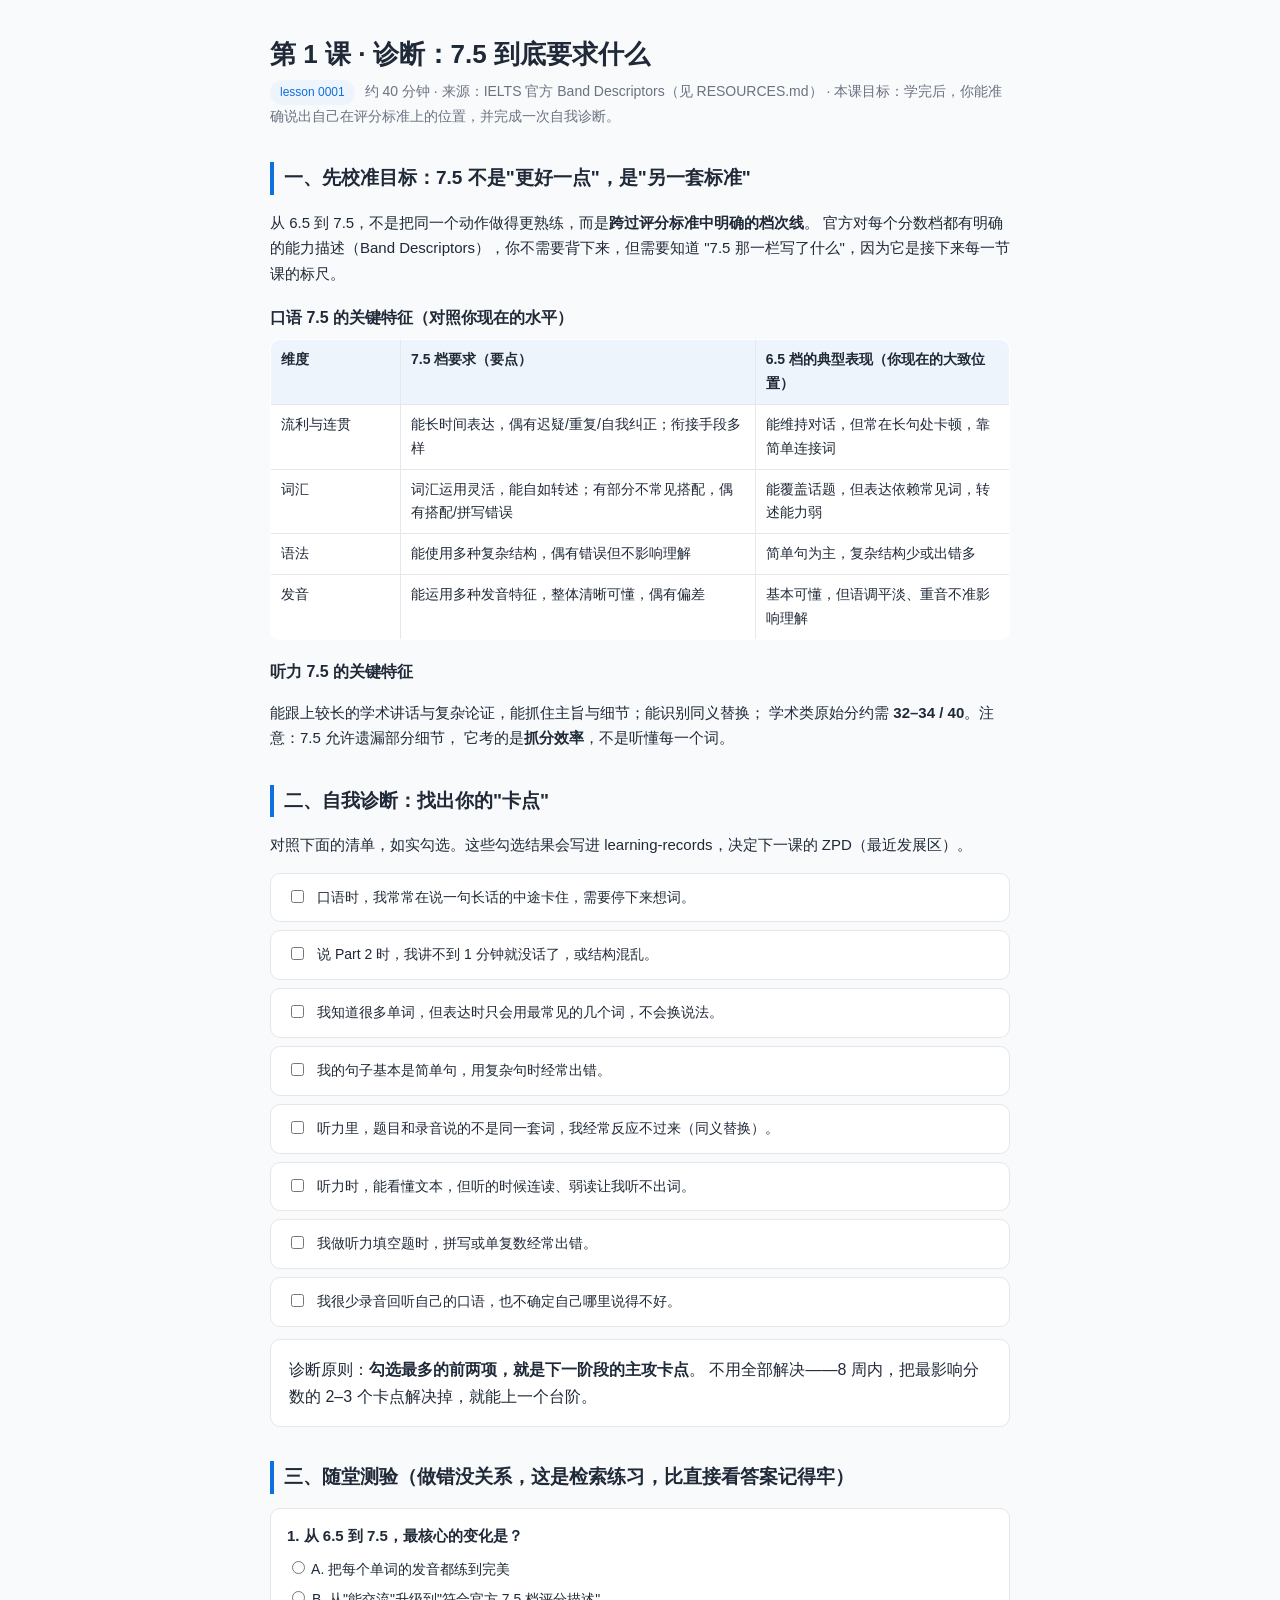
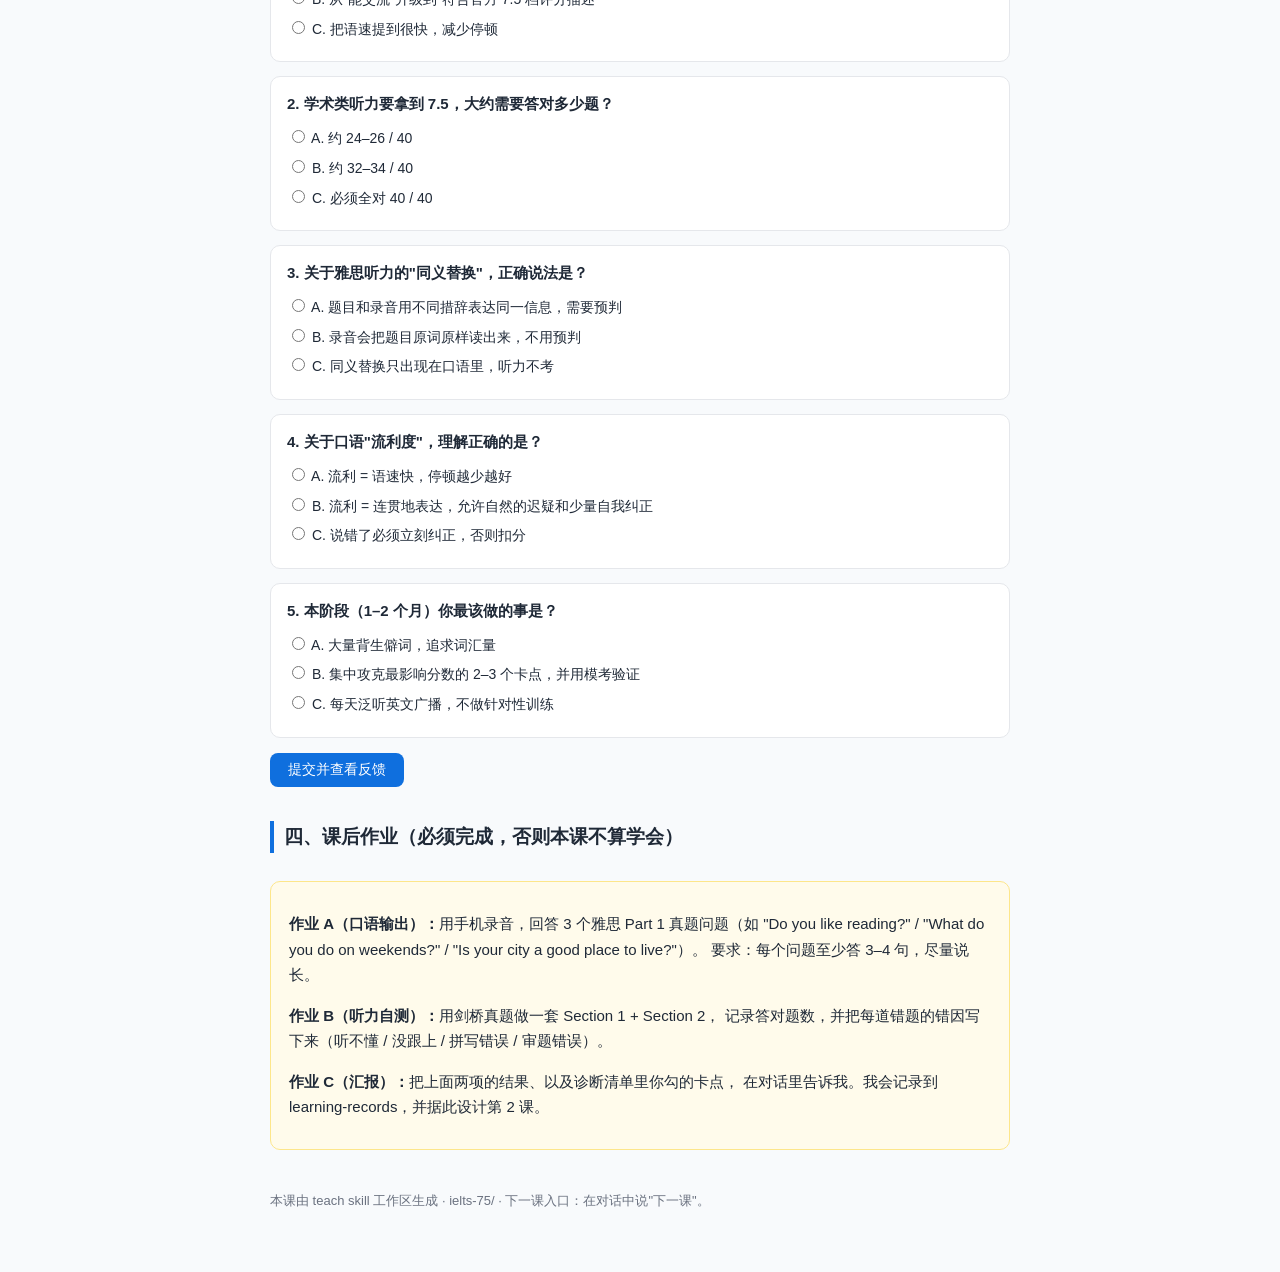
<file: lessons/0001-diagnostic.html>
<!DOCTYPE html>
<html lang="zh-CN">
<head>
<meta charset="UTF-8">
<meta name="viewport" content="width=device-width, initial-scale=1.0">
<title>第 1 课 · 诊断：7.5 到底要求什么</title>
<style>
  :root { --ink:#1f2937; --muted:#6b7280; --brand:#0f6fde; --line:#e5e7eb; --ok:#15803d; --bad:#b91c1c; --bg:#f8fafc; }
  * { box-sizing: border-box; }
  body { margin:0; font-family: -apple-system, "Segoe UI", "PingFang SC", "Microsoft YaHei", sans-serif;
         color:var(--ink); background:var(--bg); line-height:1.7; }
  .wrap { max-width: 780px; margin: 0 auto; padding: 32px 20px 60px; }
  h1 { font-size: 26px; margin: 0 0 4px; }
  .meta { color:var(--muted); font-size: 14px; margin-bottom: 24px; }
  h2 { font-size: 19px; margin: 34px 0 12px; border-left: 4px solid var(--brand); padding-left: 10px; }
  h3 { font-size: 16px; margin: 18px 0 8px; }
  p, li { font-size: 15px; }
  .card { background:#fff; border:1px solid var(--line); border-radius:10px; padding:16px 18px; margin:12px 0; }
  table { width:100%; border-collapse: collapse; font-size: 14px; background:#fff; border:1px solid var(--line); border-radius:10px; overflow:hidden; }
  th, td { border:1px solid var(--line); padding:8px 10px; text-align:left; vertical-align:top; }
  th { background:#eef4fb; }
  .tag { display:inline-block; font-size:12px; background:#eef4fb; color:var(--brand); border-radius:20px; padding:2px 10px; margin-right:6px; }
  .check { background:#fff; border:1px solid var(--line); border-radius:10px; padding:12px 16px; margin:8px 0; }
  .check label { cursor:pointer; display:flex; gap:10px; align-items:flex-start; font-size:14px; }
  .check input { margin-top:4px; }
  .quiz-q { background:#fff; border:1px solid var(--line); border-radius:10px; padding:14px 16px; margin:14px 0; }
  .quiz-q .q-title { font-weight:600; font-size:15px; margin-bottom:10px; }
  .opt { display:block; margin:6px 0; font-size:14px; }
  button { background:var(--brand); color:#fff; border:0; border-radius:8px; padding:8px 18px; font-size:14px; cursor:pointer; }
  button:hover { opacity:.85; }
  .fb { margin-top:8px; font-size:13px; padding:8px 10px; border-radius:8px; display:none; }
  .fb.good { display:block; background:#f0fdf4; color:var(--ok); }
  .fb.bad { display:block; background:#fef2f2; color:var(--bad); }
  .hw { background:#fffbeb; border:1px solid #fde68a; border-radius:10px; padding:14px 18px; margin-top:28px; }
  .done { text-align:center; color:var(--ok); font-weight:600; display:none; margin-top:24px; }
  footer { margin-top:40px; color:var(--muted); font-size:13px; }
</style>
</head>
<body>
<div class="wrap">
  <h1>第 1 课 · 诊断：7.5 到底要求什么</h1>
  <div class="meta"><span class="tag">lesson 0001</span> 约 40 分钟 · 来源：IELTS 官方 Band Descriptors（见 RESOURCES.md） · 本课目标：学完后，你能准确说出自己在评分标准上的位置，并完成一次自我诊断。</div>

  <h2>一、先校准目标：7.5 不是"更好一点"，是"另一套标准"</h2>
  <p>从 6.5 到 7.5，不是把同一个动作做得更熟练，而是<strong>跨过评分标准中明确的档次线</strong>。
     官方对每个分数档都有明确的能力描述（Band Descriptors），你不需要背下来，但需要知道
     "7.5 那一栏写了什么"，因为它是接下来每一节课的标尺。</p>

  <h3>口语 7.5 的关键特征（对照你现在的水平）</h3>
  <table>
    <tr><th style="width:130px">维度</th><th>7.5 档要求（要点）</th><th>6.5 档的典型表现（你现在的大致位置）</th></tr>
    <tr><td>流利与连贯</td><td>能长时间表达，偶有迟疑/重复/自我纠正；衔接手段多样</td><td>能维持对话，但常在长句处卡顿，靠简单连接词</td></tr>
    <tr><td>词汇</td><td>词汇运用灵活，能自如转述；有部分不常见搭配，偶有搭配/拼写错误</td><td>能覆盖话题，但表达依赖常见词，转述能力弱</td></tr>
    <tr><td>语法</td><td>能使用多种复杂结构，偶有错误但不影响理解</td><td>简单句为主，复杂结构少或出错多</td></tr>
    <tr><td>发音</td><td>能运用多种发音特征，整体清晰可懂，偶有偏差</td><td>基本可懂，但语调平淡、重音不准影响理解</td></tr>
  </table>

  <h3>听力 7.5 的关键特征</h3>
  <p>能跟上较长的学术讲话与复杂论证，能抓住主旨与细节；能识别同义替换；
     学术类原始分约需 <strong>32–34 / 40</strong>。注意：7.5 允许遗漏部分细节，
     它考的是<strong>抓分效率</strong>，不是听懂每一个词。</p>

  <h2>二、自我诊断：找出你的"卡点"</h2>
  <p>对照下面的清单，如实勾选。这些勾选结果会写进 learning-records，决定下一课的 ZPD（最近发展区）。</p>

  <div class="check"><label><input type="checkbox"> 口语时，我常常在说一句长话的中途卡住，需要停下来想词。</label></div>
  <div class="check"><label><input type="checkbox"> 说 Part 2 时，我讲不到 1 分钟就没话了，或结构混乱。</label></div>
  <div class="check"><label><input type="checkbox"> 我知道很多单词，但表达时只会用最常见的几个词，不会换说法。</label></div>
  <div class="check"><label><input type="checkbox"> 我的句子基本是简单句，用复杂句时经常出错。</label></div>
  <div class="check"><label><input type="checkbox"> 听力里，题目和录音说的不是同一套词，我经常反应不过来（同义替换）。</label></div>
  <div class="check"><label><input type="checkbox"> 听力时，能看懂文本，但听的时候连读、弱读让我听不出词。</label></div>
  <div class="check"><label><input type="checkbox"> 我做听力填空题时，拼写或单复数经常出错。</label></div>
  <div class="check"><label><input type="checkbox"> 我很少录音回听自己的口语，也不确定自己哪里说得不好。</label></div>

  <div class="card">诊断原则：<strong>勾选最多的前两项，就是下一阶段的主攻卡点</strong>。
  不用全部解决——8 周内，把最影响分数的 2–3 个卡点解决掉，就能上一个台阶。</div>

  <h2>三、随堂测验（做错没关系，这是检索练习，比直接看答案记得牢）</h2>

  <div class="quiz-q">
    <div class="q-title">1. 从 6.5 到 7.5，最核心的变化是？</div>
    <label class="opt"><input type="radio" name="q1" value="a"> A. 把每个单词的发音都练到完美</label>
    <label class="opt"><input type="radio" name="q1" value="b"> B. 从"能交流"升级到"符合官方 7.5 档评分描述"</label>
    <label class="opt"><input type="radio" name="q1" value="c"> C. 把语速提到很快，减少停顿</label>
    <div class="fb"></div>
  </div>

  <div class="quiz-q">
    <div class="q-title">2. 学术类听力要拿到 7.5，大约需要答对多少题？</div>
    <label class="opt"><input type="radio" name="q2" value="a"> A. 约 24–26 / 40</label>
    <label class="opt"><input type="radio" name="q2" value="b"> B. 约 32–34 / 40</label>
    <label class="opt"><input type="radio" name="q2" value="c"> C. 必须全对 40 / 40</label>
    <div class="fb"></div>
  </div>

  <div class="quiz-q">
    <div class="q-title">3. 关于雅思听力的"同义替换"，正确说法是？</div>
    <label class="opt"><input type="radio" name="q3" value="a"> A. 题目和录音用不同措辞表达同一信息，需要预判</label>
    <label class="opt"><input type="radio" name="q3" value="b"> B. 录音会把题目原词原样读出来，不用预判</label>
    <label class="opt"><input type="radio" name="q3" value="c"> C. 同义替换只出现在口语里，听力不考</label>
    <div class="fb"></div>
  </div>

  <div class="quiz-q">
    <div class="q-title">4. 关于口语"流利度"，理解正确的是？</div>
    <label class="opt"><input type="radio" name="q4" value="a"> A. 流利 = 语速快，停顿越少越好</label>
    <label class="opt"><input type="radio" name="q4" value="b"> B. 流利 = 连贯地表达，允许自然的迟疑和少量自我纠正</label>
    <label class="opt"><input type="radio" name="q4" value="c"> C. 说错了必须立刻纠正，否则扣分</label>
    <div class="fb"></div>
  </div>

  <div class="quiz-q">
    <div class="q-title">5. 本阶段（1–2 个月）你最该做的事是？</div>
    <label class="opt"><input type="radio" name="q5" value="a"> A. 大量背生僻词，追求词汇量</label>
    <label class="opt"><input type="radio" name="q5" value="b"> B. 集中攻克最影响分数的 2–3 个卡点，并用模考验证</label>
    <label class="opt"><input type="radio" name="q5" value="c"> C. 每天泛听英文广播，不做针对性训练</label>
    <div class="fb"></div>
  </div>

  <p><button id="checkQuiz">提交并查看反馈</button></p>

  <div class="done" id="doneMsg">✔ 本课完成。请把诊断结果和作业反馈告诉 agent，它会写入 learning-records 并生成第 2 课。</div>

  <h2>四、课后作业（必须完成，否则本课不算学会）</h2>
  <div class="hw">
    <p><strong>作业 A（口语输出）：</strong>用手机录音，回答 3 个雅思 Part 1 真题问题（如
       "Do you like reading?" / "What do you do on weekends?" / "Is your city a good place to live?"）。
       要求：每个问题至少答 3–4 句，尽量说长。</p>
    <p><strong>作业 B（听力自测）：</strong>用剑桥真题做一套 Section 1 + Section 2，
       记录答对题数，并把每道错题的错因写下来（听不懂 / 没跟上 / 拼写错误 / 审题错误）。</p>
    <p><strong>作业 C（汇报）：</strong>把上面两项的结果、以及诊断清单里你勾的卡点，
       在对话里告诉我。我会记录到 learning-records，并据此设计第 2 课。</p>
  </div>

  <footer>本课由 teach skill 工作区生成 · ielts-75/ · 下一课入口：在对话中说"下一课"。</footer>
</div>

<script>
  const answers = { q1:'b', q2:'b', q3:'a', q4:'b', q5:'b' };
  const explain = {
    q1: '对。7.5 是官方评分描述上的档次跃迁，不是"更努力一点"。发音要练，但它不是唯一维度。',
    q2: '对。学术类 7.5 约需 32–34/40，意味着基础题要尽量零失误，而不是追求听懂所有难题。',
    q3: '对。同义替换是雅思听力的核心考点，预判题目的同义表达能显著提高抓分效率。',
    q4: '对。流利是连贯与自然，不是语速；少量自我纠正是允许的，过度纠结反而拖累流利度。',
    q5: '对。时间有限，把预算集中在最影响分数的卡点上，用模考验证是否真的涨分。'
  };
  document.getElementById('checkQuiz').addEventListener('click', function () {
    let allRight = true;
    const qs = ['q1','q2','q3','q4','q5'];
    qs.forEach(function (n) {
      const qEl = document.querySelector('[name="'+n+'"]').closest('.quiz-q');
      const fb = qEl.querySelector('.fb');
      const picked = qEl.querySelector('[name="'+n+'"]:checked');
      if (!picked) { fb.className = 'fb bad'; fb.textContent = '⚠ 还没有选择。'; allRight = false; return; }
      if (picked.value === answers[n]) { fb.className = 'fb good'; fb.textContent = '✔ 正确。' + explain[n]; }
      else { fb.className = 'fb bad'; fb.textContent = '✘ 再想想：正确答案是 ' + answers[n].toUpperCase() + '。' + explain[n]; allRight = false; }
    });
    document.getElementById('doneMsg').style.display = allRight ? 'block' : 'none';
  });
</script>
</body>
</html>
</file>
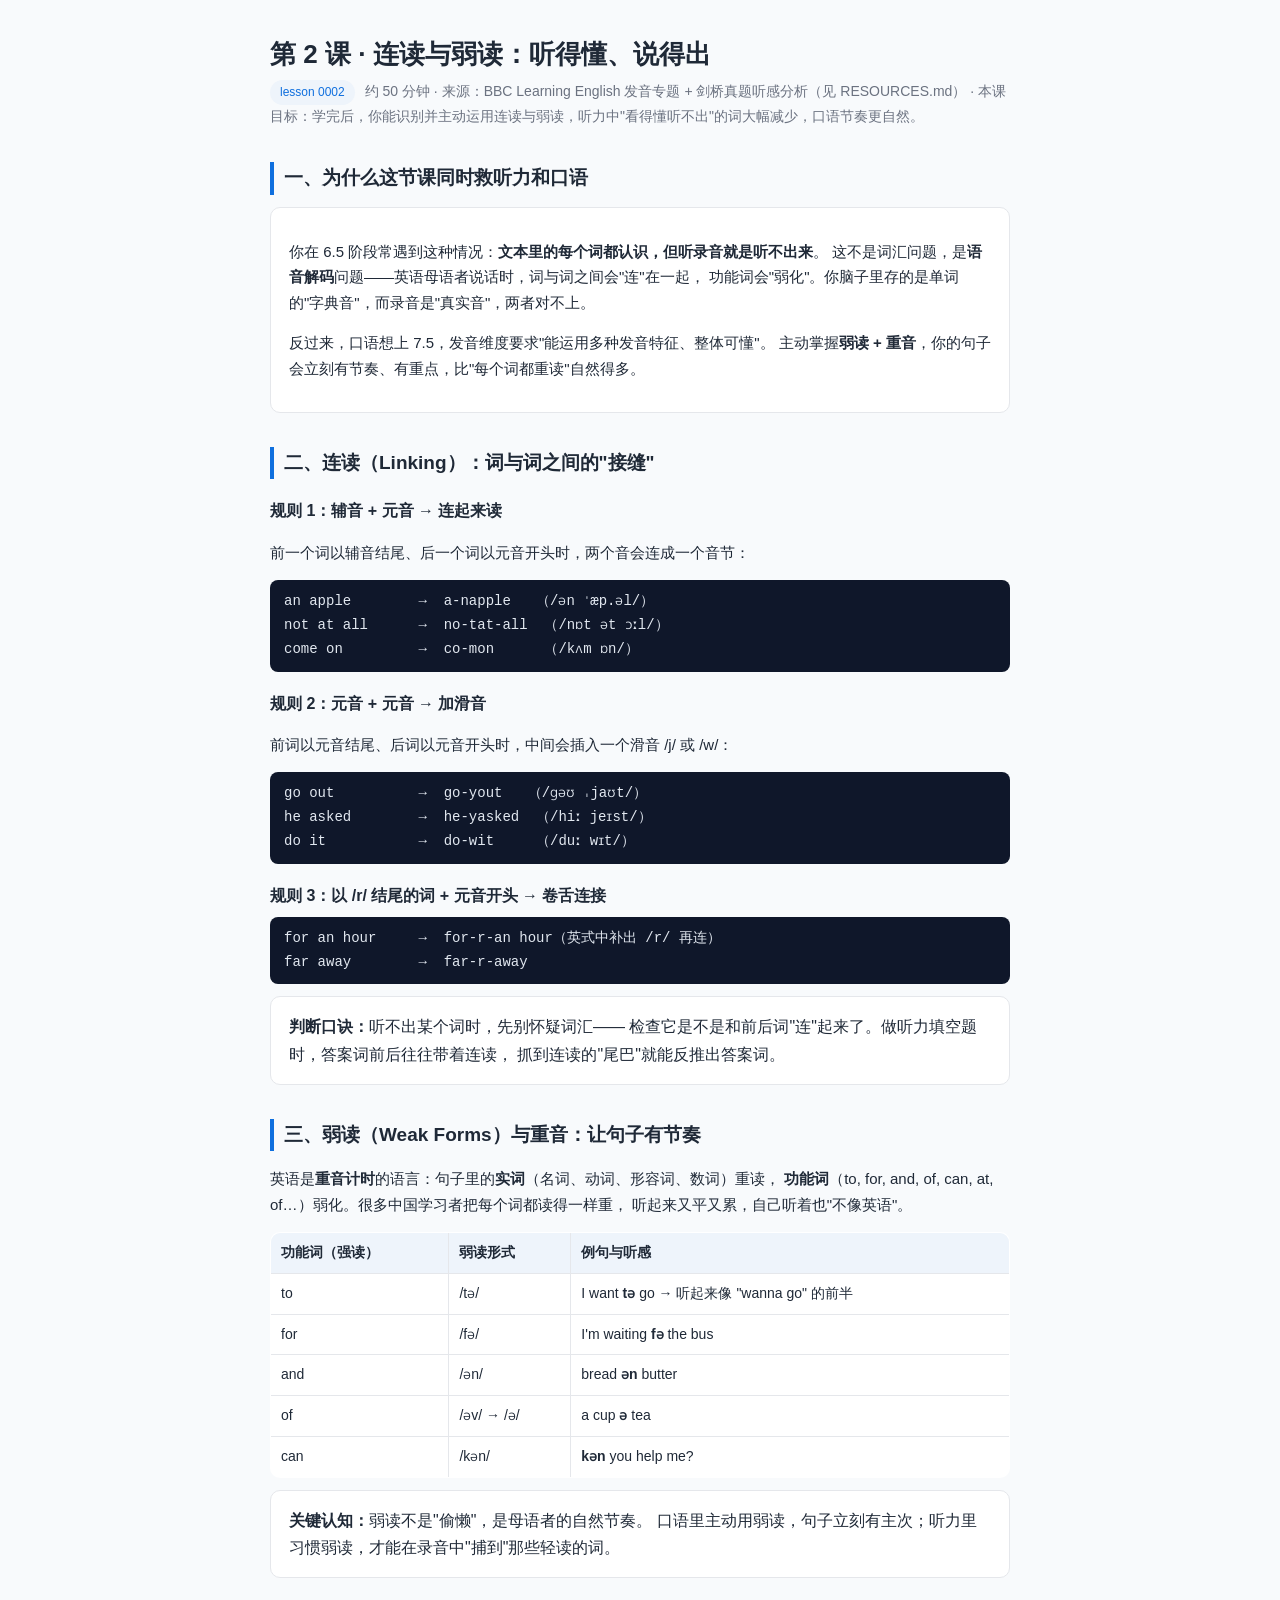
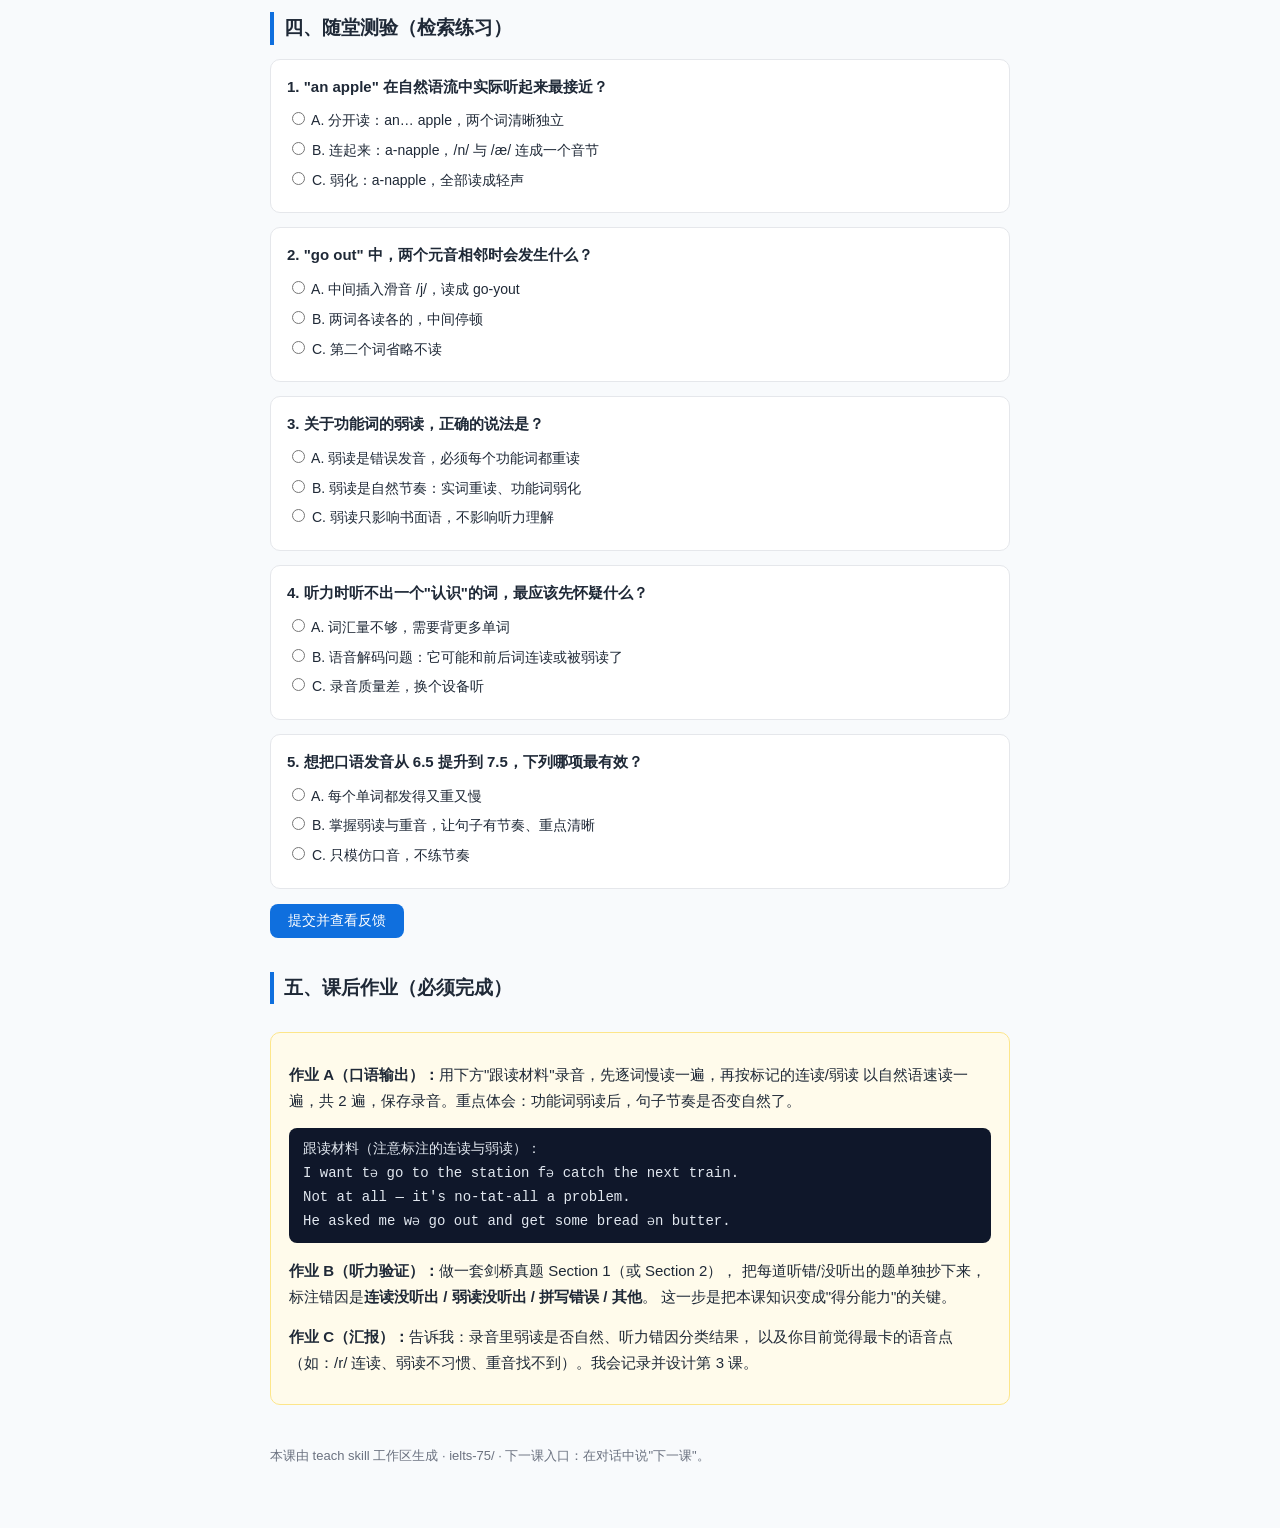
<file: lessons/0002-connected-speech.html>
<!DOCTYPE html>
<html lang="zh-CN">
<head>
<meta charset="UTF-8">
<meta name="viewport" content="width=device-width, initial-scale=1.0">
<title>第 2 课 · 连读与弱读：听得懂、说得出</title>
<style>
  :root { --ink:#1f2937; --muted:#6b7280; --brand:#0f6fde; --line:#e5e7eb; --ok:#15803d; --bad:#b91c1c; --bg:#f8fafc; }
  * { box-sizing: border-box; }
  body { margin:0; font-family: -apple-system, "Segoe UI", "PingFang SC", "Microsoft YaHei", sans-serif;
         color:var(--ink); background:var(--bg); line-height:1.7; }
  .wrap { max-width: 780px; margin: 0 auto; padding: 32px 20px 60px; }
  h1 { font-size: 26px; margin: 0 0 4px; }
  .meta { color:var(--muted); font-size: 14px; margin-bottom: 24px; }
  h2 { font-size: 19px; margin: 34px 0 12px; border-left: 4px solid var(--brand); padding-left: 10px; }
  h3 { font-size: 16px; margin: 18px 0 8px; }
  p, li { font-size: 15px; }
  .card { background:#fff; border:1px solid var(--line); border-radius:10px; padding:16px 18px; margin:12px 0; }
  table { width:100%; border-collapse: collapse; font-size: 14px; background:#fff; border:1px solid var(--line); border-radius:10px; overflow:hidden; }
  th, td { border:1px solid var(--line); padding:8px 10px; text-align:left; vertical-align:top; }
  th { background:#eef4fb; }
  .tag { display:inline-block; font-size:12px; background:#eef4fb; color:var(--brand); border-radius:20px; padding:2px 10px; margin-right:6px; }
  .code { background:#0f172a; color:#e2e8f0; border-radius:8px; padding:10px 14px; font-family: ui-monospace, "SF Mono", Consolas, monospace; font-size:14px; overflow-x:auto; white-space:pre; }
  .quiz-q { background:#fff; border:1px solid var(--line); border-radius:10px; padding:14px 16px; margin:14px 0; }
  .quiz-q .q-title { font-weight:600; font-size:15px; margin-bottom:10px; }
  .opt { display:block; margin:6px 0; font-size:14px; }
  button { background:var(--brand); color:#fff; border:0; border-radius:8px; padding:8px 18px; font-size:14px; cursor:pointer; }
  button:hover { opacity:.85; }
  .fb { margin-top:8px; font-size:13px; padding:8px 10px; border-radius:8px; display:none; }
  .fb.good { display:block; background:#f0fdf4; color:var(--ok); }
  .fb.bad { display:block; background:#fef2f2; color:var(--bad); }
  .hw { background:#fffbeb; border:1px solid #fde68a; border-radius:10px; padding:14px 18px; margin-top:28px; }
  .done { text-align:center; color:var(--ok); font-weight:600; display:none; margin-top:24px; }
  footer { margin-top:40px; color:var(--muted); font-size:13px; }
</style>
</head>
<body>
<div class="wrap">
  <h1>第 2 课 · 连读与弱读：听得懂、说得出</h1>
  <div class="meta"><span class="tag">lesson 0002</span> 约 50 分钟 · 来源：BBC Learning English 发音专题 + 剑桥真题听感分析（见 RESOURCES.md） · 本课目标：学完后，你能识别并主动运用连读与弱读，听力中"看得懂听不出"的词大幅减少，口语节奏更自然。</div>

  <h2>一、为什么这节课同时救听力和口语</h2>
  <div class="card">
    <p>你在 6.5 阶段常遇到这种情况：<strong>文本里的每个词都认识，但听录音就是听不出来</strong>。
       这不是词汇问题，是<strong>语音解码</strong>问题——英语母语者说话时，词与词之间会"连"在一起，
       功能词会"弱化"。你脑子里存的是单词的"字典音"，而录音是"真实音"，两者对不上。</p>
    <p>反过来，口语想上 7.5，发音维度要求"能运用多种发音特征、整体可懂"。
       主动掌握<strong>弱读 + 重音</strong>，你的句子会立刻有节奏、有重点，比"每个词都重读"自然得多。</p>
  </div>

  <h2>二、连读（Linking）：词与词之间的"接缝"</h2>
  <h3>规则 1：辅音 + 元音 → 连起来读</h3>
  <p>前一个词以辅音结尾、后一个词以元音开头时，两个音会连成一个音节：</p>
  <div class="code">an apple        →  a-napple   （/ən ˈæp.əl/）
not at all      →  no-tat-all  （/nɒt ət ɔːl/）
come on         →  co-mon      （/kʌm ɒn/）</div>

  <h3>规则 2：元音 + 元音 → 加滑音</h3>
  <p>前词以元音结尾、后词以元音开头时，中间会插入一个滑音 /j/ 或 /w/：</p>
  <div class="code">go out          →  go-yout   （/ɡəʊ ˌjaʊt/）
he asked        →  he-yasked  （/hiː jeɪst/）
do it           →  do-wit     （/duː wɪt/）</div>

  <h3>规则 3：以 /r/ 结尾的词 + 元音开头 → 卷舌连接</h3>
  <div class="code">for an hour     →  for-r-an hour（英式中补出 /r/ 再连）
far away        →  far-r-away</div>

  <div class="card"><strong>判断口诀：</strong>听不出某个词时，先别怀疑词汇——
  检查它是不是和前后词"连"起来了。做听力填空题时，答案词前后往往带着连读，
  抓到连读的"尾巴"就能反推出答案词。</div>

  <h2>三、弱读（Weak Forms）与重音：让句子有节奏</h2>
  <p>英语是<strong>重音计时</strong>的语言：句子里的<strong>实词</strong>（名词、动词、形容词、数词）重读，
     <strong>功能词</strong>（to, for, and, of, can, at, of…）弱化。很多中国学习者把每个词都读得一样重，
     听起来又平又累，自己听着也"不像英语"。</p>
  <table>
    <tr><th>功能词（强读）</th><th>弱读形式</th><th>例句与听感</th></tr>
    <tr><td>to</td><td>/tə/</td><td>I want <strong>tə</strong> go → 听起来像 "wanna go" 的前半</td></tr>
    <tr><td>for</td><td>/fə/</td><td>I'm waiting <strong>fə</strong> the bus</td></tr>
    <tr><td>and</td><td>/ən/</td><td>bread <strong>ən</strong> butter</td></tr>
    <tr><td>of</td><td>/əv/ → /ə/</td><td>a cup <strong>ə</strong> tea</td></tr>
    <tr><td>can</td><td>/kən/</td><td><strong>kən</strong> you help me?</td></tr>
  </table>
  <div class="card"><strong>关键认知：</strong>弱读不是"偷懒"，是母语者的自然节奏。
  口语里主动用弱读，句子立刻有主次；听力里习惯弱读，才能在录音中"捕到"那些轻读的词。</div>

  <h2>四、随堂测验（检索练习）</h2>

  <div class="quiz-q">
    <div class="q-title">1. "an apple" 在自然语流中实际听起来最接近？</div>
    <label class="opt"><input type="radio" name="q1" value="a"> A. 分开读：an… apple，两个词清晰独立</label>
    <label class="opt"><input type="radio" name="q1" value="b"> B. 连起来：a-napple，/n/ 与 /æ/ 连成一个音节</label>
    <label class="opt"><input type="radio" name="q1" value="c"> C. 弱化：a-napple，全部读成轻声</label>
    <div class="fb"></div>
  </div>

  <div class="quiz-q">
    <div class="q-title">2. "go out" 中，两个元音相邻时会发生什么？</div>
    <label class="opt"><input type="radio" name="q2" value="a"> A. 中间插入滑音 /j/，读成 go-yout</label>
    <label class="opt"><input type="radio" name="q2" value="b"> B. 两词各读各的，中间停顿</label>
    <label class="opt"><input type="radio" name="q2" value="c"> C. 第二个词省略不读</label>
    <div class="fb"></div>
  </div>

  <div class="quiz-q">
    <div class="q-title">3. 关于功能词的弱读，正确的说法是？</div>
    <label class="opt"><input type="radio" name="q3" value="a"> A. 弱读是错误发音，必须每个功能词都重读</label>
    <label class="opt"><input type="radio" name="q3" value="b"> B. 弱读是自然节奏：实词重读、功能词弱化</label>
    <label class="opt"><input type="radio" name="q3" value="c"> C. 弱读只影响书面语，不影响听力理解</label>
    <div class="fb"></div>
  </div>

  <div class="quiz-q">
    <div class="q-title">4. 听力时听不出一个"认识"的词，最应该先怀疑什么？</div>
    <label class="opt"><input type="radio" name="q4" value="a"> A. 词汇量不够，需要背更多单词</label>
    <label class="opt"><input type="radio" name="q4" value="b"> B. 语音解码问题：它可能和前后词连读或被弱读了</label>
    <label class="opt"><input type="radio" name="q4" value="c"> C. 录音质量差，换个设备听</label>
    <div class="fb"></div>
  </div>

  <div class="quiz-q">
    <div class="q-title">5. 想把口语发音从 6.5 提升到 7.5，下列哪项最有效？</div>
    <label class="opt"><input type="radio" name="q5" value="a"> A. 每个单词都发得又重又慢</label>
    <label class="opt"><input type="radio" name="q5" value="b"> B. 掌握弱读与重音，让句子有节奏、重点清晰</label>
    <label class="opt"><input type="radio" name="q5" value="c"> C. 只模仿口音，不练节奏</label>
    <div class="fb"></div>
  </div>

  <p><button id="checkQuiz">提交并查看反馈</button></p>

  <div class="done" id="doneMsg">✔ 本课完成。请完成下方作业，并把结果告诉我——我会写入 learning-records 并据此设计第 3 课。</div>

  <h2>五、课后作业（必须完成）</h2>
  <div class="hw">
    <p><strong>作业 A（口语输出）：</strong>用下方"跟读材料"录音，先逐词慢读一遍，再按标记的连读/弱读
       以自然语速读一遍，共 2 遍，保存录音。重点体会：功能词弱读后，句子节奏是否变自然了。</p>
    <div class="code">跟读材料（注意标注的连读与弱读）：
I want tə go to the station fə catch the next train.
Not at all — it's no-tat-all a problem.
He asked me wə go out and get some bread ən butter.</div>
    <p><strong>作业 B（听力验证）：</strong>做一套剑桥真题 Section 1（或 Section 2），
       把每道听错/没听出的题单独抄下来，标注错因是<strong>连读没听出 / 弱读没听出 / 拼写错误 / 其他</strong>。
       这一步是把本课知识变成"得分能力"的关键。</p>
    <p><strong>作业 C（汇报）：</strong>告诉我：录音里弱读是否自然、听力错因分类结果，
       以及你目前觉得最卡的语音点（如：/r/ 连读、弱读不习惯、重音找不到）。我会记录并设计第 3 课。</p>
  </div>

  <footer>本课由 teach skill 工作区生成 · ielts-75/ · 下一课入口：在对话中说"下一课"。</footer>
</div>

<script>
  const answers = { q1:'b', q2:'a', q3:'b', q4:'b', q5:'b' };
  const explain = {
    q1: '对。辅音 /n/ 与元音 /æ/ 相连，合成一个音节，这是最常见的连读。',
    q2: '对。元音 + 元音时插入滑音 /j/（go-yout），同理 /w/ 出现在 /uː/ 之后。',
    q3: '对。实词重读、功能词弱读，构成英语的自然节奏；弱读不是错误。',
    q4: '对。先排除语音解码问题：查连读/弱读，比盲目加词汇量更高效。',
    q5: '对。节奏（弱读+重音）是发音维度上 6.5→7.5 最可操作的突破口，比追求完美口音更现实。'
  };
  document.getElementById('checkQuiz').addEventListener('click', function () {
    let allRight = true;
    const qs = ['q1','q2','q3','q4','q5'];
    qs.forEach(function (n) {
      const qEl = document.querySelector('[name="'+n+'"]').closest('.quiz-q');
      const fb = qEl.querySelector('.fb');
      const picked = qEl.querySelector('[name="'+n+'"]:checked');
      if (!picked) { fb.className = 'fb bad'; fb.textContent = '⚠ 还没有选择。'; allRight = false; return; }
      if (picked.value === answers[n]) { fb.className = 'fb good'; fb.textContent = '✔ 正确。' + explain[n]; }
      else { fb.className = 'fb bad'; fb.textContent = '✘ 再想想：正确答案是 ' + answers[n].toUpperCase() + '。' + explain[n]; allRight = false; }
    });
    document.getElementById('doneMsg').style.display = allRight ? 'block' : 'none';
  });
</script>
</body>
</html>
</file>
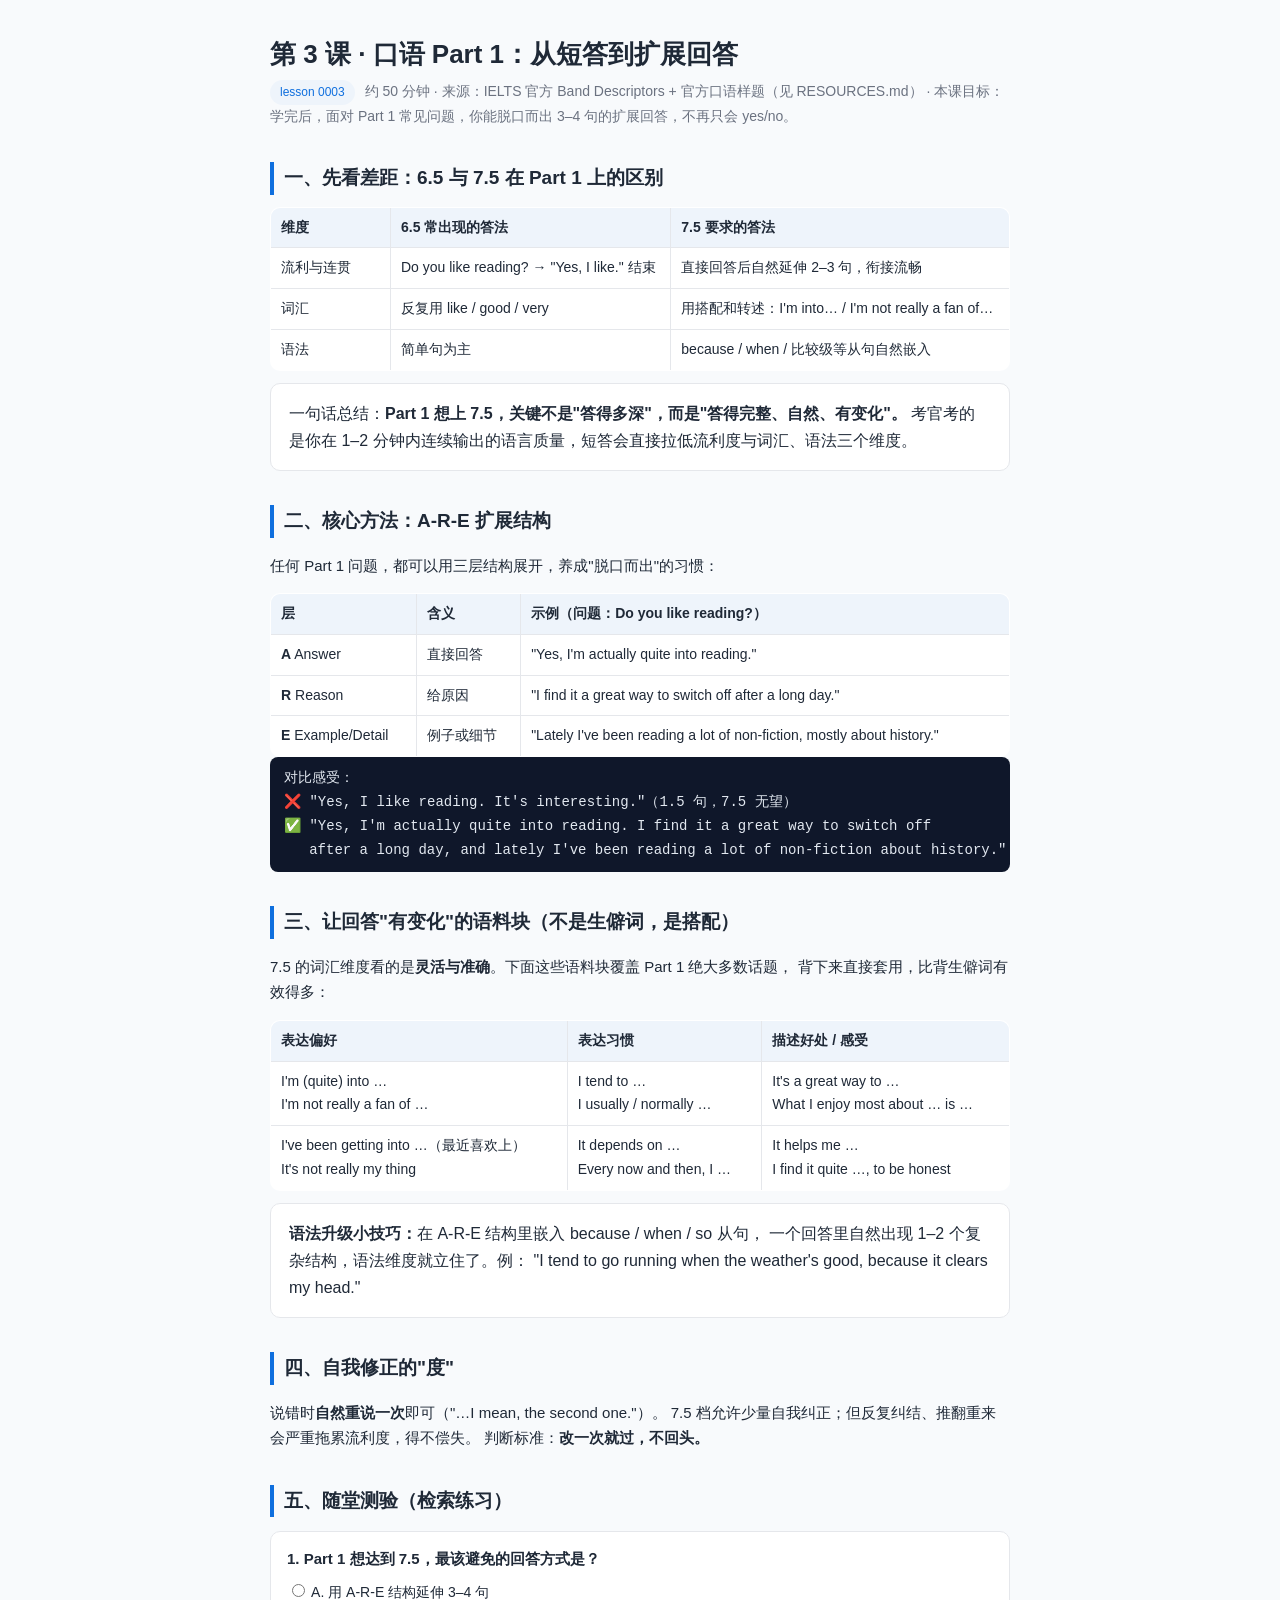
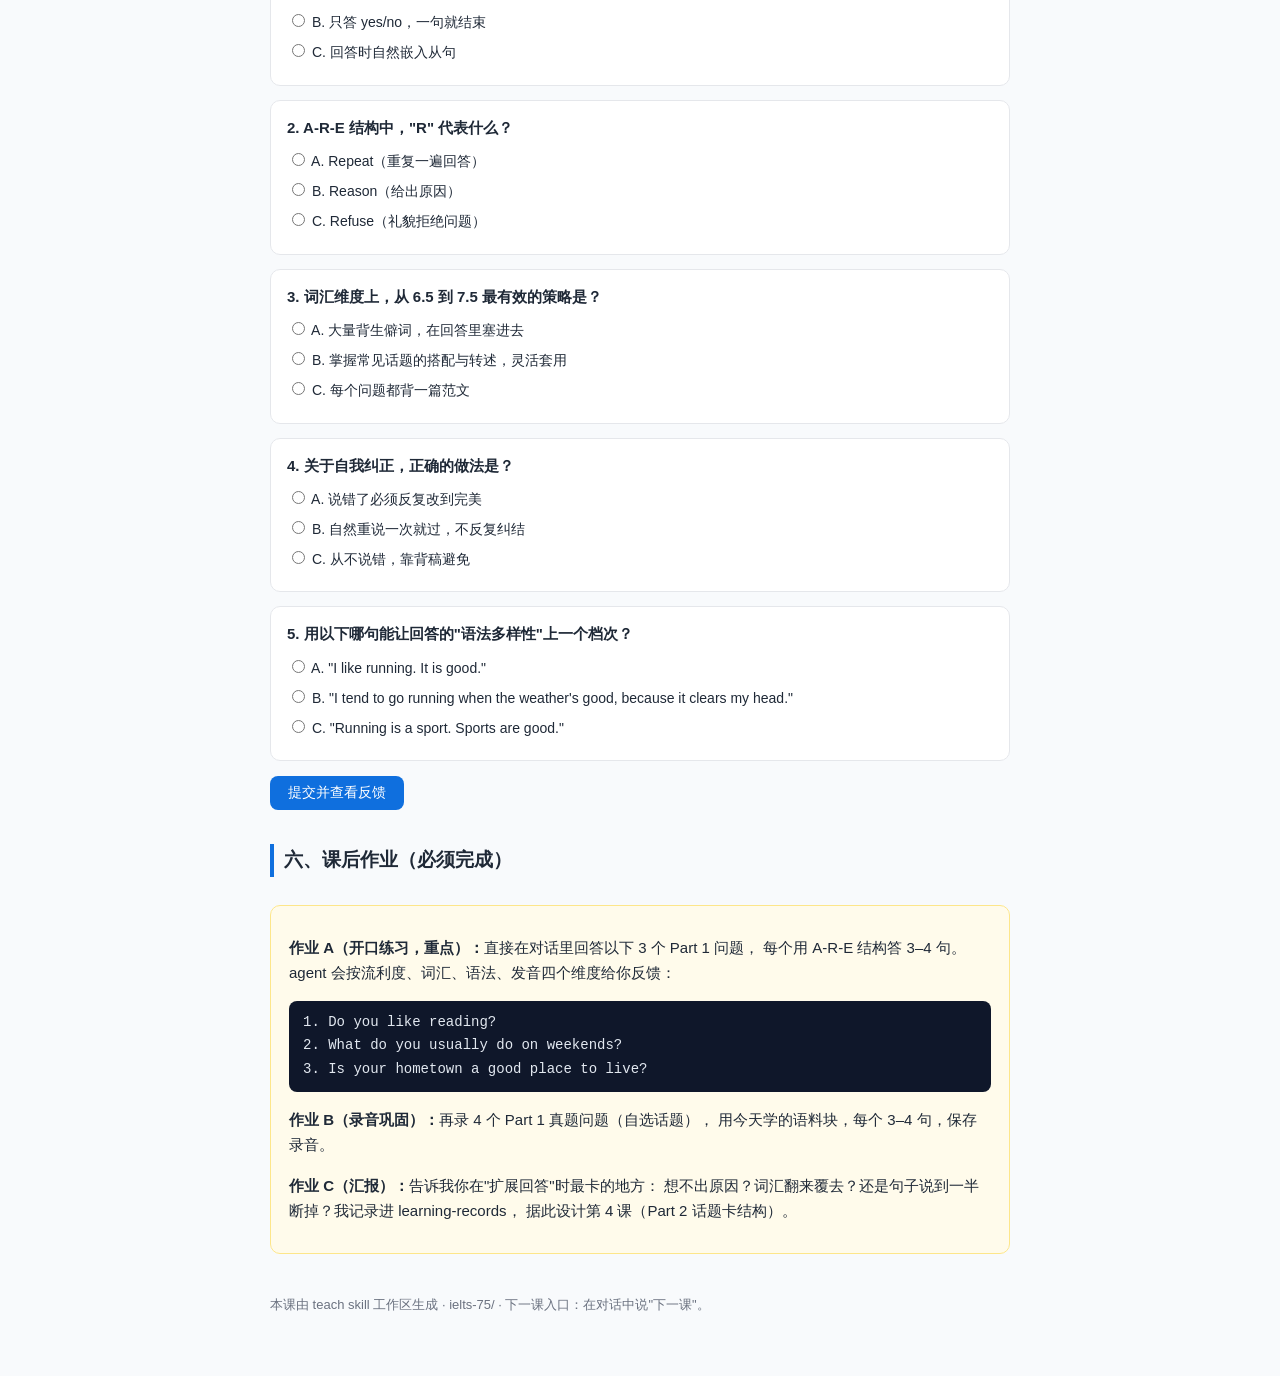
<file: lessons/0003-speaking-part1.html>
<!DOCTYPE html>
<html lang="zh-CN">
<head>
<meta charset="UTF-8">
<meta name="viewport" content="width=device-width, initial-scale=1.0">
<title>第 3 课 · 口语 Part 1：从短答到扩展回答</title>
<style>
  :root { --ink:#1f2937; --muted:#6b7280; --brand:#0f6fde; --line:#e5e7eb; --ok:#15803d; --bad:#b91c1c; --bg:#f8fafc; }
  * { box-sizing: border-box; }
  body { margin:0; font-family: -apple-system, "Segoe UI", "PingFang SC", "Microsoft YaHei", sans-serif;
         color:var(--ink); background:var(--bg); line-height:1.7; }
  .wrap { max-width: 780px; margin: 0 auto; padding: 32px 20px 60px; }
  h1 { font-size: 26px; margin: 0 0 4px; }
  .meta { color:var(--muted); font-size: 14px; margin-bottom: 24px; }
  h2 { font-size: 19px; margin: 34px 0 12px; border-left: 4px solid var(--brand); padding-left: 10px; }
  h3 { font-size: 16px; margin: 18px 0 8px; }
  p, li { font-size: 15px; }
  .card { background:#fff; border:1px solid var(--line); border-radius:10px; padding:16px 18px; margin:12px 0; }
  table { width:100%; border-collapse: collapse; font-size: 14px; background:#fff; border:1px solid var(--line); border-radius:10px; overflow:hidden; }
  th, td { border:1px solid var(--line); padding:8px 10px; text-align:left; vertical-align:top; }
  th { background:#eef4fb; }
  .tag { display:inline-block; font-size:12px; background:#eef4fb; color:var(--brand); border-radius:20px; padding:2px 10px; margin-right:6px; }
  .code { background:#0f172a; color:#e2e8f0; border-radius:8px; padding:10px 14px; font-family: ui-monospace, "SF Mono", Consolas, monospace; font-size:14px; overflow-x:auto; white-space:pre; }
  .quiz-q { background:#fff; border:1px solid var(--line); border-radius:10px; padding:14px 16px; margin:14px 0; }
  .quiz-q .q-title { font-weight:600; font-size:15px; margin-bottom:10px; }
  .opt { display:block; margin:6px 0; font-size:14px; }
  button { background:var(--brand); color:#fff; border:0; border-radius:8px; padding:8px 18px; font-size:14px; cursor:pointer; }
  button:hover { opacity:.85; }
  .fb { margin-top:8px; font-size:13px; padding:8px 10px; border-radius:8px; display:none; }
  .fb.good { display:block; background:#f0fdf4; color:var(--ok); }
  .fb.bad { display:block; background:#fef2f2; color:var(--bad); }
  .hw { background:#fffbeb; border:1px solid #fde68a; border-radius:10px; padding:14px 18px; margin-top:28px; }
  .done { text-align:center; color:var(--ok); font-weight:600; display:none; margin-top:24px; }
  footer { margin-top:40px; color:var(--muted); font-size:13px; }
</style>
</head>
<body>
<div class="wrap">
  <h1>第 3 课 · 口语 Part 1：从短答到扩展回答</h1>
  <div class="meta"><span class="tag">lesson 0003</span> 约 50 分钟 · 来源：IELTS 官方 Band Descriptors + 官方口语样题（见 RESOURCES.md） · 本课目标：学完后，面对 Part 1 常见问题，你能脱口而出 3–4 句的扩展回答，不再只会 yes/no。</div>

  <h2>一、先看差距：6.5 与 7.5 在 Part 1 上的区别</h2>
  <table>
    <tr><th style="width:120px">维度</th><th>6.5 常出现的答法</th><th>7.5 要求的答法</th></tr>
    <tr><td>流利与连贯</td><td>Do you like reading? → "Yes, I like." 结束</td><td>直接回答后自然延伸 2–3 句，衔接流畅</td></tr>
    <tr><td>词汇</td><td>反复用 like / good / very</td><td>用搭配和转述：I'm into… / I'm not really a fan of…</td></tr>
    <tr><td>语法</td><td>简单句为主</td><td>because / when / 比较级等从句自然嵌入</td></tr>
  </table>
  <div class="card">一句话总结：<strong>Part 1 想上 7.5，关键不是"答得多深"，而是"答得完整、自然、有变化"。</strong>
  考官考的是你在 1–2 分钟内连续输出的语言质量，短答会直接拉低流利度与词汇、语法三个维度。</div>

  <h2>二、核心方法：A-R-E 扩展结构</h2>
  <p>任何 Part 1 问题，都可以用三层结构展开，养成"脱口而出"的习惯：</p>
  <table>
    <tr><th>层</th><th>含义</th><th>示例（问题：Do you like reading?）</th></tr>
    <tr><td><strong>A</strong> Answer</td><td>直接回答</td><td>"Yes, I'm actually quite into reading."</td></tr>
    <tr><td><strong>R</strong> Reason</td><td>给原因</td><td>"I find it a great way to switch off after a long day."</td></tr>
    <tr><td><strong>E</strong> Example/Detail</td><td>例子或细节</td><td>"Lately I've been reading a lot of non-fiction, mostly about history."</td></tr>
  </table>
  <div class="code">对比感受：
❌ "Yes, I like reading. It's interesting."（1.5 句，7.5 无望）
✅ "Yes, I'm actually quite into reading. I find it a great way to switch off
   after a long day, and lately I've been reading a lot of non-fiction about history."（3 句，自然完整）</div>

  <h2>三、让回答"有变化"的语料块（不是生僻词，是搭配）</h2>
  <p>7.5 的词汇维度看的是<strong>灵活与准确</strong>。下面这些语料块覆盖 Part 1 绝大多数话题，
     背下来直接套用，比背生僻词有效得多：</p>
  <table>
    <tr><th>表达偏好</th><th>表达习惯</th><th>描述好处 / 感受</th></tr>
    <tr><td>I'm (quite) into …<br>I'm not really a fan of …</td><td>I tend to …<br>I usually / normally …</td><td>It's a great way to …<br>What I enjoy most about … is …</td></tr>
    <tr><td>I've been getting into …（最近喜欢上）<br>It's not really my thing</td><td>It depends on …<br>Every now and then, I …</td><td>It helps me …<br>I find it quite …, to be honest</td></tr>
  </table>
  <div class="card"><strong>语法升级小技巧：</strong>在 A-R-E 结构里嵌入 because / when / so 从句，
  一个回答里自然出现 1–2 个复杂结构，语法维度就立住了。例：
  "I tend to go running when the weather's good, because it clears my head."</div>

  <h2>四、自我修正的"度"</h2>
  <p>说错时<strong>自然重说一次</strong>即可（"…I mean, the second one."）。
  7.5 档允许少量自我纠正；但反复纠结、推翻重来会严重拖累流利度，得不偿失。
  判断标准：<strong>改一次就过，不回头。</strong></p>

  <h2>五、随堂测验（检索练习）</h2>

  <div class="quiz-q">
    <div class="q-title">1. Part 1 想达到 7.5，最该避免的回答方式是？</div>
    <label class="opt"><input type="radio" name="q1" value="a"> A. 用 A-R-E 结构延伸 3–4 句</label>
    <label class="opt"><input type="radio" name="q1" value="b"> B. 只答 yes/no，一句就结束</label>
    <label class="opt"><input type="radio" name="q1" value="c"> C. 回答时自然嵌入从句</label>
    <div class="fb"></div>
  </div>

  <div class="quiz-q">
    <div class="q-title">2. A-R-E 结构中，"R" 代表什么？</div>
    <label class="opt"><input type="radio" name="q2" value="a"> A. Repeat（重复一遍回答）</label>
    <label class="opt"><input type="radio" name="q2" value="b"> B. Reason（给出原因）</label>
    <label class="opt"><input type="radio" name="q2" value="c"> C. Refuse（礼貌拒绝问题）</label>
    <div class="fb"></div>
  </div>

  <div class="quiz-q">
    <div class="q-title">3. 词汇维度上，从 6.5 到 7.5 最有效的策略是？</div>
    <label class="opt"><input type="radio" name="q3" value="a"> A. 大量背生僻词，在回答里塞进去</label>
    <label class="opt"><input type="radio" name="q3" value="b"> B. 掌握常见话题的搭配与转述，灵活套用</label>
    <label class="opt"><input type="radio" name="q3" value="c"> C. 每个问题都背一篇范文</label>
    <div class="fb"></div>
  </div>

  <div class="quiz-q">
    <div class="q-title">4. 关于自我纠正，正确的做法是？</div>
    <label class="opt"><input type="radio" name="q4" value="a"> A. 说错了必须反复改到完美</label>
    <label class="opt"><input type="radio" name="q4" value="b"> B. 自然重说一次就过，不反复纠结</label>
    <label class="opt"><input type="radio" name="q4" value="c"> C. 从不说错，靠背稿避免</label>
    <div class="fb"></div>
  </div>

  <div class="quiz-q">
    <div class="q-title">5. 用以下哪句能让回答的"语法多样性"上一个档次？</div>
    <label class="opt"><input type="radio" name="q5" value="a"> A. "I like running. It is good."</label>
    <label class="opt"><input type="radio" name="q5" value="b"> B. "I tend to go running when the weather's good, because it clears my head."</label>
    <label class="opt"><input type="radio" name="q5" value="c"> C. "Running is a sport. Sports are good."</label>
    <div class="fb"></div>
  </div>

  <p><button id="checkQuiz">提交并查看反馈</button></p>

  <div class="done" id="doneMsg">✔ 本课完成。请完成下方作业——尤其建议直接在对话里回答 3 个问题，agent 会当考官给你逐句反馈。</div>

  <h2>六、课后作业（必须完成）</h2>
  <div class="hw">
    <p><strong>作业 A（开口练习，重点）：</strong>直接在对话里回答以下 3 个 Part 1 问题，
       每个用 A-R-E 结构答 3–4 句。agent 会按流利度、词汇、语法、发音四个维度给你反馈：</p>
    <div class="code">1. Do you like reading?
2. What do you usually do on weekends?
3. Is your hometown a good place to live?</div>
    <p><strong>作业 B（录音巩固）：</strong>再录 4 个 Part 1 真题问题（自选话题），
       用今天学的语料块，每个 3–4 句，保存录音。</p>
    <p><strong>作业 C（汇报）：</strong>告诉我你在"扩展回答"时最卡的地方：
       想不出原因？词汇翻来覆去？还是句子说到一半断掉？我记录进 learning-records，
       据此设计第 4 课（Part 2 话题卡结构）。</p>
  </div>

  <footer>本课由 teach skill 工作区生成 · ielts-75/ · 下一课入口：在对话中说"下一课"。</footer>
</div>

<script>
  const answers = { q1:'b', q2:'b', q3:'b', q4:'b', q5:'b' };
  const explain = {
    q1: '对。yes/no 短答会同时拉低流利、词汇、语法三个维度，是 Part 1 上不了 7.5 的最大原因。',
    q2: '对。A=Answer 直接回答，R=Reason 给原因，E=Example/Detail 加例子或细节。',
    q3: '对。搭配与转述的灵活运用，比生僻词更贴合 7.5 词汇维度的要求，也更自然。',
    q4: '对。改一次就过；反复纠结才是流利度的杀手。',
    q5: '对。when/because 从句自然嵌入，一句话同时展示复杂结构与真实语义，语法维度就立住了。'
  };
  document.getElementById('checkQuiz').addEventListener('click', function () {
    let allRight = true;
    const qs = ['q1','q2','q3','q4','q5'];
    qs.forEach(function (n) {
      const qEl = document.querySelector('[name="'+n+'"]').closest('.quiz-q');
      const fb = qEl.querySelector('.fb');
      const picked = qEl.querySelector('[name="'+n+'"]:checked');
      if (!picked) { fb.className = 'fb bad'; fb.textContent = '⚠ 还没有选择。'; allRight = false; return; }
      if (picked.value === answers[n]) { fb.className = 'fb good'; fb.textContent = '✔ 正确。' + explain[n]; }
      else { fb.className = 'fb bad'; fb.textContent = '✘ 再想想：正确答案是 ' + answers[n].toUpperCase() + '。' + explain[n]; allRight = false; }
    });
    document.getElementById('doneMsg').style.display = allRight ? 'block' : 'none';
  });
</script>
</body>
</html>
</file>
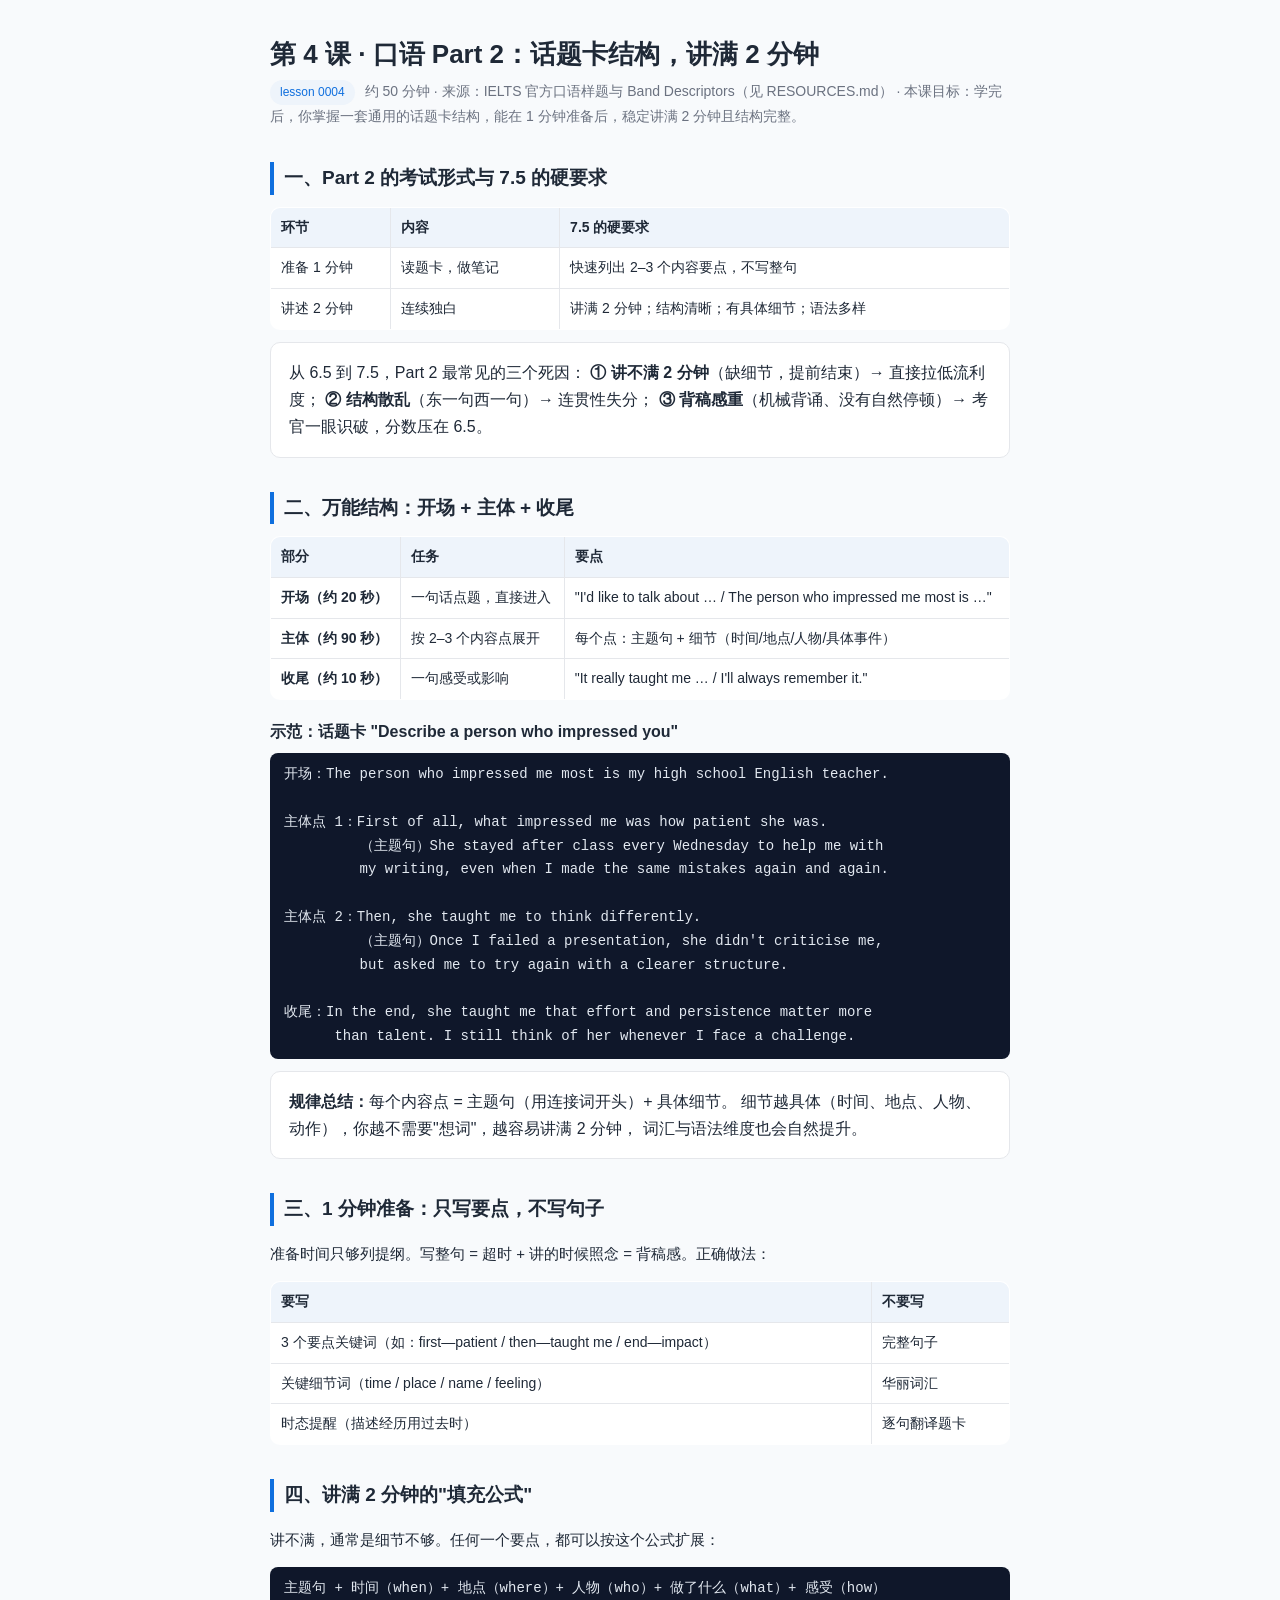
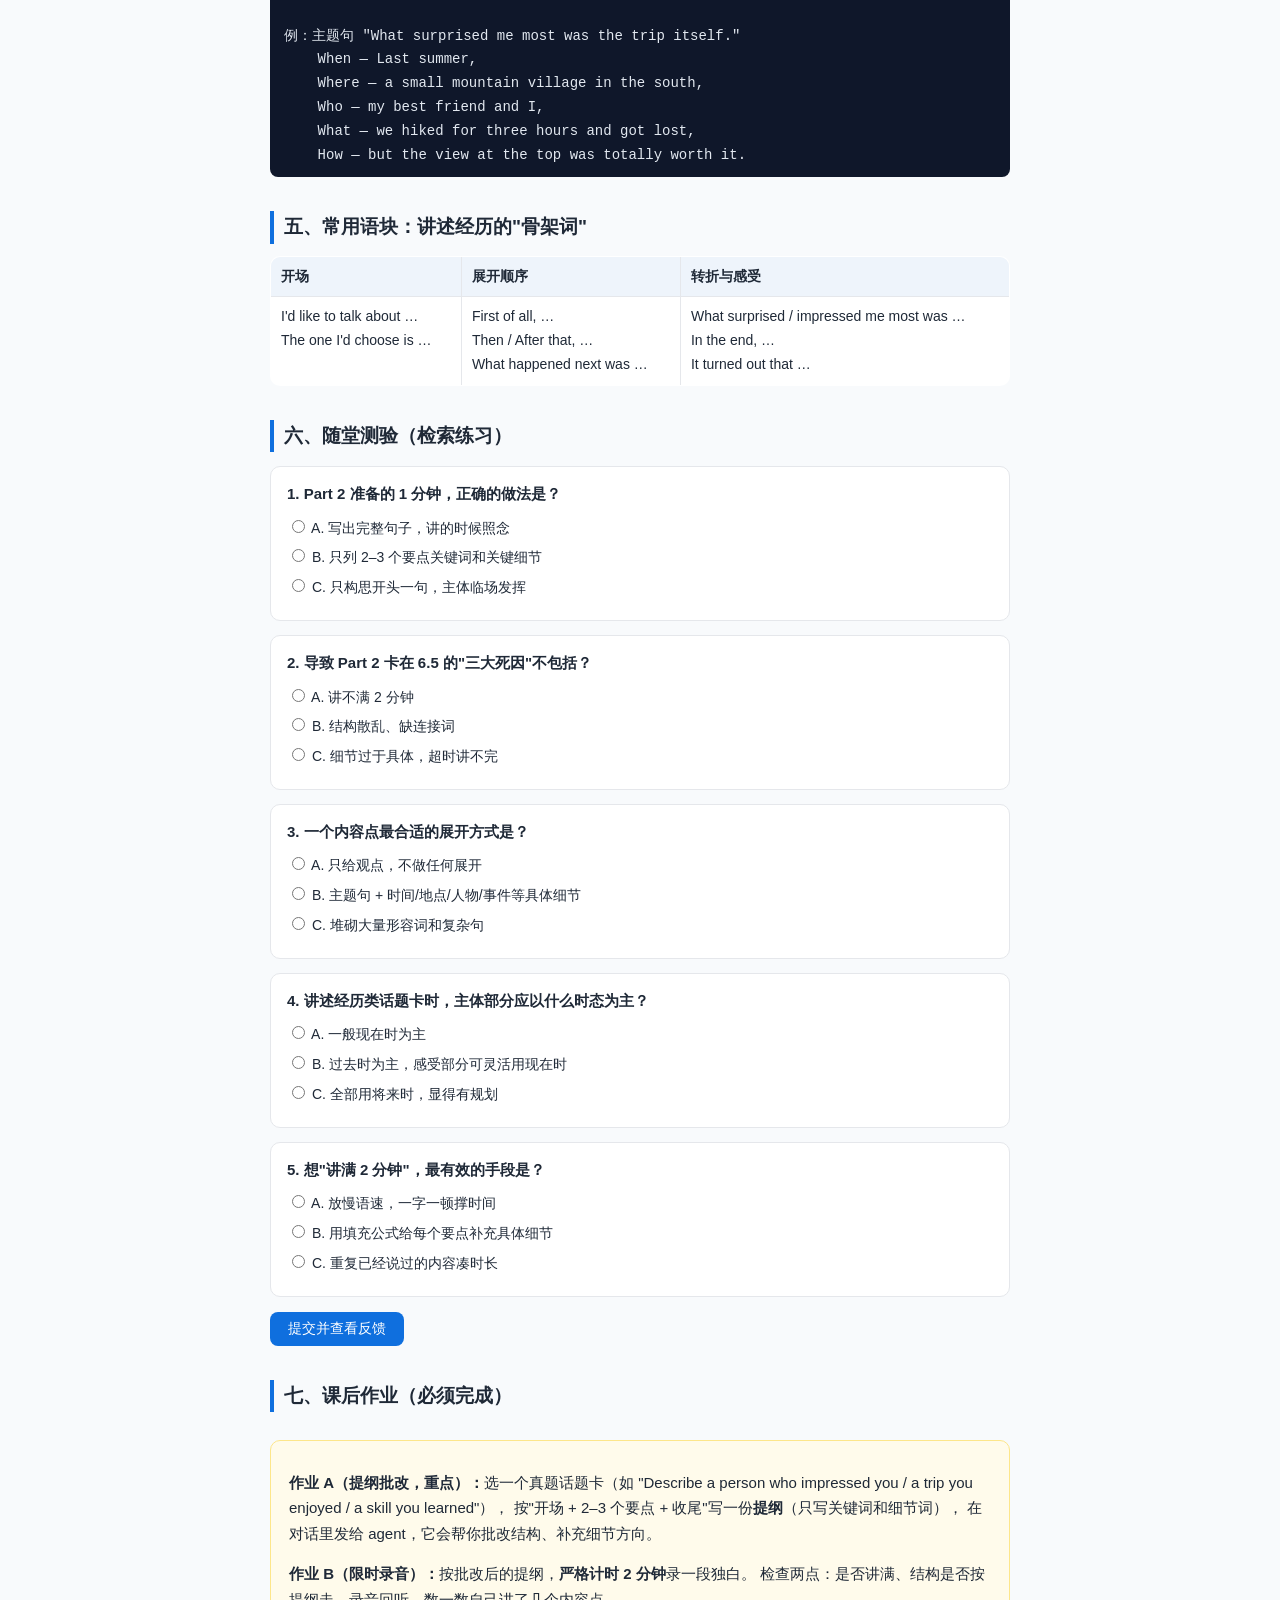
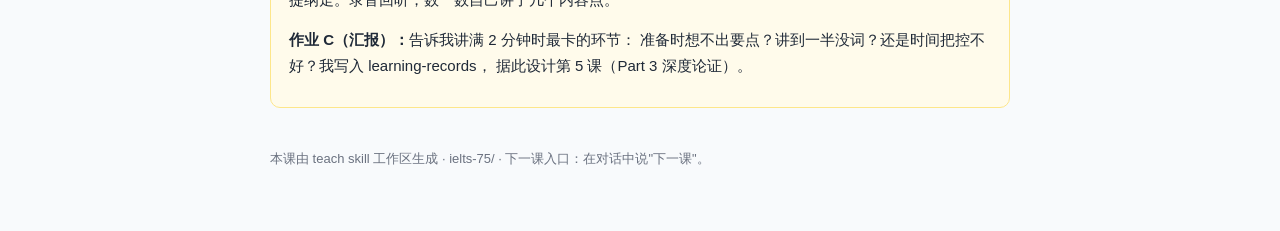
<file: lessons/0004-speaking-part2.html>
<!DOCTYPE html>
<html lang="zh-CN">
<head>
<meta charset="UTF-8">
<meta name="viewport" content="width=device-width, initial-scale=1.0">
<title>第 4 课 · 口语 Part 2：话题卡结构，讲满 2 分钟</title>
<style>
  :root { --ink:#1f2937; --muted:#6b7280; --brand:#0f6fde; --line:#e5e7eb; --ok:#15803d; --bad:#b91c1c; --bg:#f8fafc; }
  * { box-sizing: border-box; }
  body { margin:0; font-family: -apple-system, "Segoe UI", "PingFang SC", "Microsoft YaHei", sans-serif;
         color:var(--ink); background:var(--bg); line-height:1.7; }
  .wrap { max-width: 780px; margin: 0 auto; padding: 32px 20px 60px; }
  h1 { font-size: 26px; margin: 0 0 4px; }
  .meta { color:var(--muted); font-size: 14px; margin-bottom: 24px; }
  h2 { font-size: 19px; margin: 34px 0 12px; border-left: 4px solid var(--brand); padding-left: 10px; }
  h3 { font-size: 16px; margin: 18px 0 8px; }
  p, li { font-size: 15px; }
  .card { background:#fff; border:1px solid var(--line); border-radius:10px; padding:16px 18px; margin:12px 0; }
  table { width:100%; border-collapse: collapse; font-size: 14px; background:#fff; border:1px solid var(--line); border-radius:10px; overflow:hidden; }
  th, td { border:1px solid var(--line); padding:8px 10px; text-align:left; vertical-align:top; }
  th { background:#eef4fb; }
  .tag { display:inline-block; font-size:12px; background:#eef4fb; color:var(--brand); border-radius:20px; padding:2px 10px; margin-right:6px; }
  .code { background:#0f172a; color:#e2e8f0; border-radius:8px; padding:10px 14px; font-family: ui-monospace, "SF Mono", Consolas, monospace; font-size:14px; overflow-x:auto; white-space:pre; }
  .quiz-q { background:#fff; border:1px solid var(--line); border-radius:10px; padding:14px 16px; margin:14px 0; }
  .quiz-q .q-title { font-weight:600; font-size:15px; margin-bottom:10px; }
  .opt { display:block; margin:6px 0; font-size:14px; }
  button { background:var(--brand); color:#fff; border:0; border-radius:8px; padding:8px 18px; font-size:14px; cursor:pointer; }
  button:hover { opacity:.85; }
  .fb { margin-top:8px; font-size:13px; padding:8px 10px; border-radius:8px; display:none; }
  .fb.good { display:block; background:#f0fdf4; color:var(--ok); }
  .fb.bad { display:block; background:#fef2f2; color:var(--bad); }
  .hw { background:#fffbeb; border:1px solid #fde68a; border-radius:10px; padding:14px 18px; margin-top:28px; }
  .done { text-align:center; color:var(--ok); font-weight:600; display:none; margin-top:24px; }
  footer { margin-top:40px; color:var(--muted); font-size:13px; }
</style>
</head>
<body>
<div class="wrap">
  <h1>第 4 课 · 口语 Part 2：话题卡结构，讲满 2 分钟</h1>
  <div class="meta"><span class="tag">lesson 0004</span> 约 50 分钟 · 来源：IELTS 官方口语样题与 Band Descriptors（见 RESOURCES.md） · 本课目标：学完后，你掌握一套通用的话题卡结构，能在 1 分钟准备后，稳定讲满 2 分钟且结构完整。</div>

  <h2>一、Part 2 的考试形式与 7.5 的硬要求</h2>
  <table>
    <tr><th style="width:120px">环节</th><th>内容</th><th>7.5 的硬要求</th></tr>
    <tr><td>准备 1 分钟</td><td>读题卡，做笔记</td><td>快速列出 2–3 个内容要点，不写整句</td></tr>
    <tr><td>讲述 2 分钟</td><td>连续独白</td><td>讲满 2 分钟；结构清晰；有具体细节；语法多样</td></tr>
  </table>
  <div class="card">从 6.5 到 7.5，Part 2 最常见的三个死因：
  <strong>① 讲不满 2 分钟</strong>（缺细节，提前结束）→ 直接拉低流利度；
  <strong>② 结构散乱</strong>（东一句西一句）→ 连贯性失分；
  <strong>③ 背稿感重</strong>（机械背诵、没有自然停顿）→ 考官一眼识破，分数压在 6.5。</div>

  <h2>二、万能结构：开场 + 主体 + 收尾</h2>
  <table>
    <tr><th style="width:130px">部分</th><th>任务</th><th>要点</th></tr>
    <tr><td><strong>开场（约 20 秒）</strong></td><td>一句话点题，直接进入</td><td>"I'd like to talk about … / The person who impressed me most is …"</td></tr>
    <tr><td><strong>主体（约 90 秒）</strong></td><td>按 2–3 个内容点展开</td><td>每个点：主题句 + 细节（时间/地点/人物/具体事件）</td></tr>
    <tr><td><strong>收尾（约 10 秒）</strong></td><td>一句感受或影响</td><td>"It really taught me … / I'll always remember it."</td></tr>
  </table>

  <h3>示范：话题卡 "Describe a person who impressed you"</h3>
  <div class="code">开场：The person who impressed me most is my high school English teacher.

主体点 1：First of all, what impressed me was how patient she was.
         （主题句）She stayed after class every Wednesday to help me with
         my writing, even when I made the same mistakes again and again.

主体点 2：Then, she taught me to think differently.
         （主题句）Once I failed a presentation, she didn't criticise me,
         but asked me to try again with a clearer structure.

收尾：In the end, she taught me that effort and persistence matter more
      than talent. I still think of her whenever I face a challenge.</div>
  <div class="card"><strong>规律总结：</strong>每个内容点 = 主题句（用连接词开头）+ 具体细节。
  细节越具体（时间、地点、人物、动作），你越不需要"想词"，越容易讲满 2 分钟，
  词汇与语法维度也会自然提升。</div>

  <h2>三、1 分钟准备：只写要点，不写句子</h2>
  <p>准备时间只够列提纲。写整句 = 超时 + 讲的时候照念 = 背稿感。正确做法：</p>
  <table>
    <tr><th>要写</th><th>不要写</th></tr>
    <tr><td>3 个要点关键词（如：first—patient / then—taught me / end—impact）</td><td>完整句子</td></tr>
    <tr><td>关键细节词（time / place / name / feeling）</td><td>华丽词汇</td></tr>
    <tr><td>时态提醒（描述经历用过去时）</td><td>逐句翻译题卡</td></tr>
  </table>

  <h2>四、讲满 2 分钟的"填充公式"</h2>
  <p>讲不满，通常是细节不够。任何一个要点，都可以按这个公式扩展：</p>
  <div class="code">主题句 + 时间（when）+ 地点（where）+ 人物（who）+ 做了什么（what）+ 感受（how）

例：主题句 "What surprised me most was the trip itself."
    When — Last summer,
    Where — a small mountain village in the south,
    Who — my best friend and I,
    What — we hiked for three hours and got lost,
    How — but the view at the top was totally worth it.</div>

  <h2>五、常用语块：讲述经历的"骨架词"</h2>
  <table>
    <tr><th>开场</th><th>展开顺序</th><th>转折与感受</th></tr>
    <tr><td>I'd like to talk about …<br>The one I'd choose is …</td><td>First of all, …<br>Then / After that, …<br>What happened next was …</td><td>What surprised / impressed me most was …<br>In the end, …<br>It turned out that …</td></tr>
  </table>

  <h2>六、随堂测验（检索练习）</h2>

  <div class="quiz-q">
    <div class="q-title">1. Part 2 准备的 1 分钟，正确的做法是？</div>
    <label class="opt"><input type="radio" name="q1" value="a"> A. 写出完整句子，讲的时候照念</label>
    <label class="opt"><input type="radio" name="q1" value="b"> B. 只列 2–3 个要点关键词和关键细节</label>
    <label class="opt"><input type="radio" name="q1" value="c"> C. 只构思开头一句，主体临场发挥</label>
    <div class="fb"></div>
  </div>

  <div class="quiz-q">
    <div class="q-title">2. 导致 Part 2 卡在 6.5 的"三大死因"不包括？</div>
    <label class="opt"><input type="radio" name="q2" value="a"> A. 讲不满 2 分钟</label>
    <label class="opt"><input type="radio" name="q2" value="b"> B. 结构散乱、缺连接词</label>
    <label class="opt"><input type="radio" name="q2" value="c"> C. 细节过于具体，超时讲不完</label>
    <div class="fb"></div>
  </div>

  <div class="quiz-q">
    <div class="q-title">3. 一个内容点最合适的展开方式是？</div>
    <label class="opt"><input type="radio" name="q3" value="a"> A. 只给观点，不做任何展开</label>
    <label class="opt"><input type="radio" name="q3" value="b"> B. 主题句 + 时间/地点/人物/事件等具体细节</label>
    <label class="opt"><input type="radio" name="q3" value="c"> C. 堆砌大量形容词和复杂句</label>
    <div class="fb"></div>
  </div>

  <div class="quiz-q">
    <div class="q-title">4. 讲述经历类话题卡时，主体部分应以什么时态为主？</div>
    <label class="opt"><input type="radio" name="q4" value="a"> A. 一般现在时为主</label>
    <label class="opt"><input type="radio" name="q4" value="b"> B. 过去时为主，感受部分可灵活用现在时</label>
    <label class="opt"><input type="radio" name="q4" value="c"> C. 全部用将来时，显得有规划</label>
    <div class="fb"></div>
  </div>

  <div class="quiz-q">
    <div class="q-title">5. 想"讲满 2 分钟"，最有效的手段是？</div>
    <label class="opt"><input type="radio" name="q5" value="a"> A. 放慢语速，一字一顿撑时间</label>
    <label class="opt"><input type="radio" name="q5" value="b"> B. 用填充公式给每个要点补充具体细节</label>
    <label class="opt"><input type="radio" name="q5" value="c"> C. 重复已经说过的内容凑时长</label>
    <div class="fb"></div>
  </div>

  <p><button id="checkQuiz">提交并查看反馈</button></p>

  <div class="done" id="doneMsg">✔ 本课完成。请完成下方作业——发一个话题卡提纲给 agent，它会按本课结构帮你批改并优化。</div>

  <h2>七、课后作业（必须完成）</h2>
  <div class="hw">
    <p><strong>作业 A（提纲批改，重点）：</strong>选一个真题话题卡（如
       "Describe a person who impressed you / a trip you enjoyed / a skill you learned"），
       按"开场 + 2–3 个要点 + 收尾"写一份<strong>提纲</strong>（只写关键词和细节词），
       在对话里发给 agent，它会帮你批改结构、补充细节方向。</p>
    <p><strong>作业 B（限时录音）：</strong>按批改后的提纲，<strong>严格计时 2 分钟</strong>录一段独白。
       检查两点：是否讲满、结构是否按提纲走。录音回听，数一数自己讲了几个内容点。</p>
    <p><strong>作业 C（汇报）：</strong>告诉我讲满 2 分钟时最卡的环节：
       准备时想不出要点？讲到一半没词？还是时间把控不好？我写入 learning-records，
       据此设计第 5 课（Part 3 深度论证）。</p>
  </div>

  <footer>本课由 teach skill 工作区生成 · ielts-75/ · 下一课入口：在对话中说"下一课"。</footer>
</div>

<script>
  const answers = { q1:'b', q2:'c', q3:'b', q4:'b', q5:'b' };
  const explain = {
    q1: '对。只写要点关键词，讲的时候用"填充公式"现场扩展，避免照念与背稿感。',
    q2: '对。三大死因是：讲不满、结构散、背稿感重；细节具体是优点，不是问题。',
    q3: '对。主题句 + 具体细节，既撑时长又自然带出词汇与语法多样性。',
    q4: '对。讲述经历用过去时，感受/影响用现在时，时态准确本身就是语法维度加分项。',
    q5: '对。用填充公式补细节，是自然且有效的"讲满"手段，比拖语速、凑重复好得多。'
  };
  document.getElementById('checkQuiz').addEventListener('click', function () {
    let allRight = true;
    const qs = ['q1','q2','q3','q4','q5'];
    qs.forEach(function (n) {
      const qEl = document.querySelector('[name="'+n+'"]').closest('.quiz-q');
      const fb = qEl.querySelector('.fb');
      const picked = qEl.querySelector('[name="'+n+'"]:checked');
      if (!picked) { fb.className = 'fb bad'; fb.textContent = '⚠ 还没有选择。'; allRight = false; return; }
      if (picked.value === answers[n]) { fb.className = 'fb good'; fb.textContent = '✔ 正确。' + explain[n]; }
      else { fb.className = 'fb bad'; fb.textContent = '✘ 再想想：正确答案是 ' + answers[n].toUpperCase() + '。' + explain[n]; allRight = false; }
    });
    document.getElementById('doneMsg').style.display = allRight ? 'block' : 'none';
  });
</script>
</body>
</html>
</file>
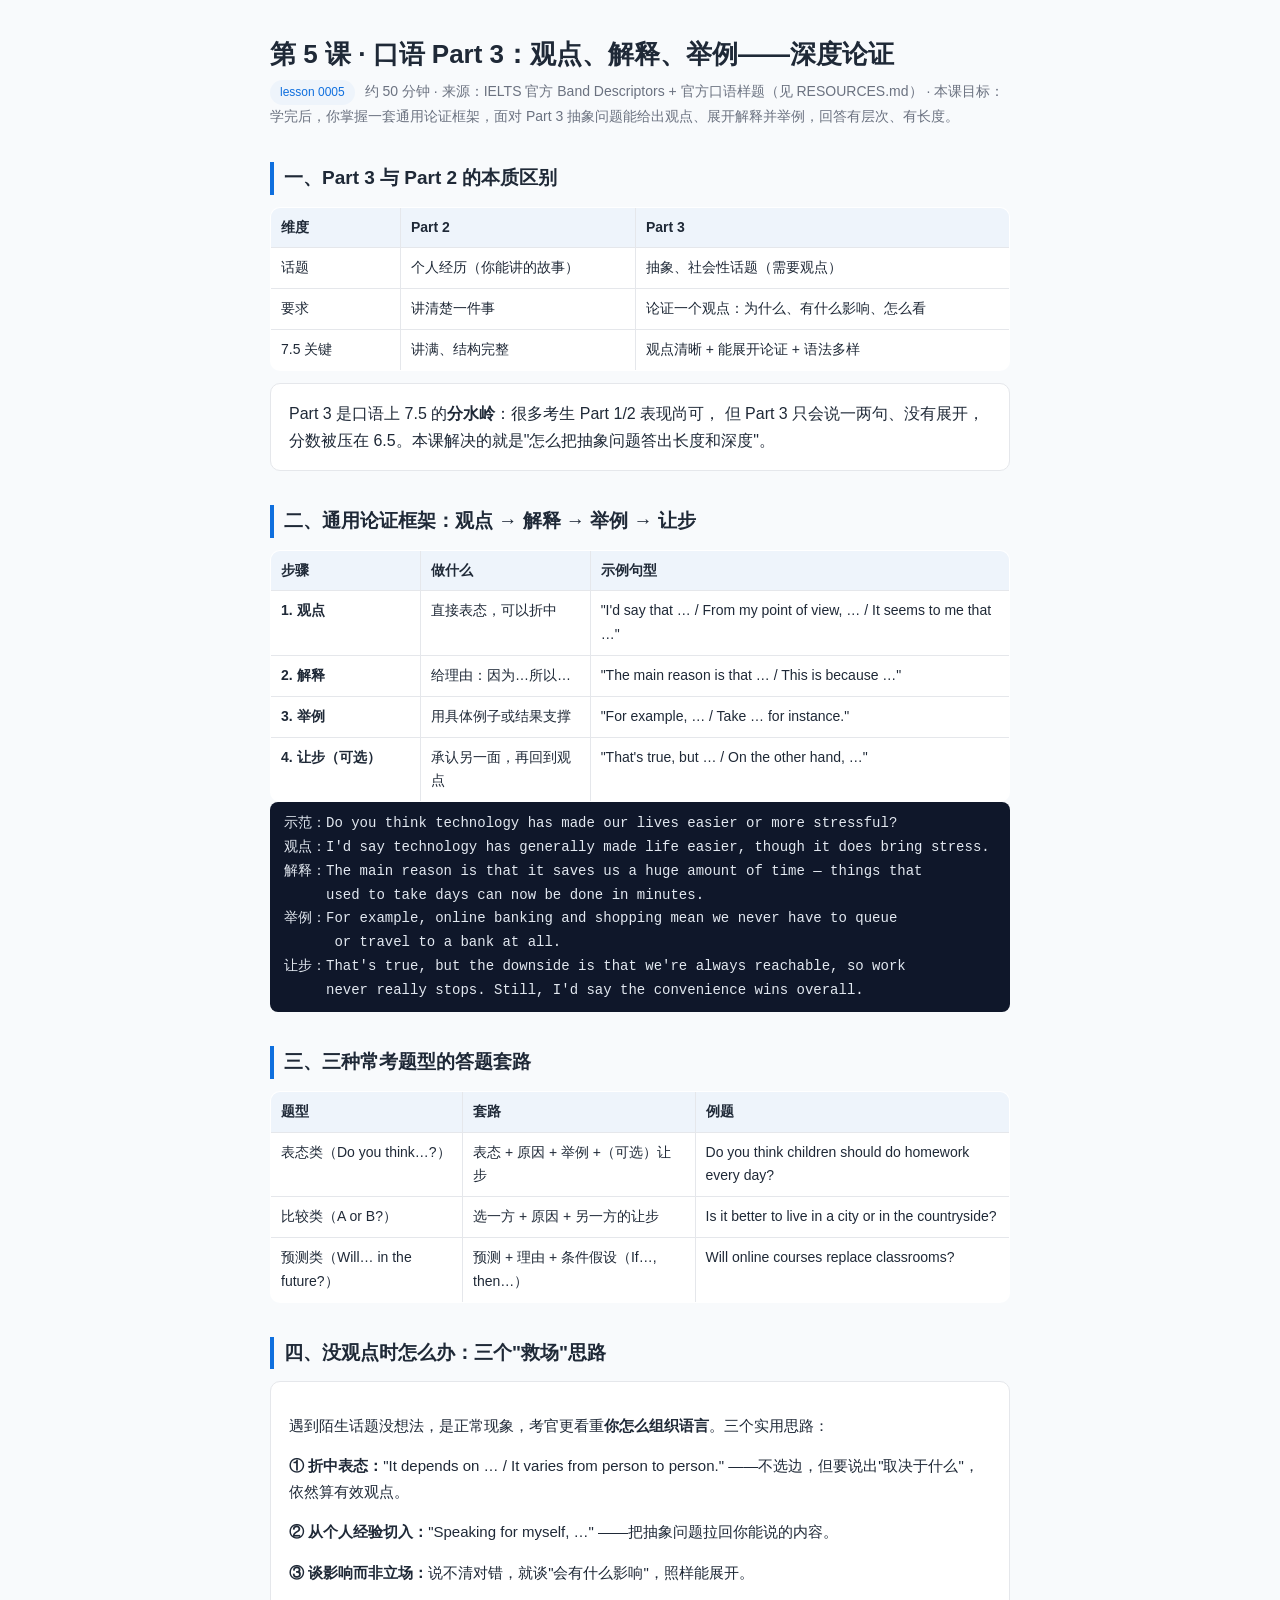
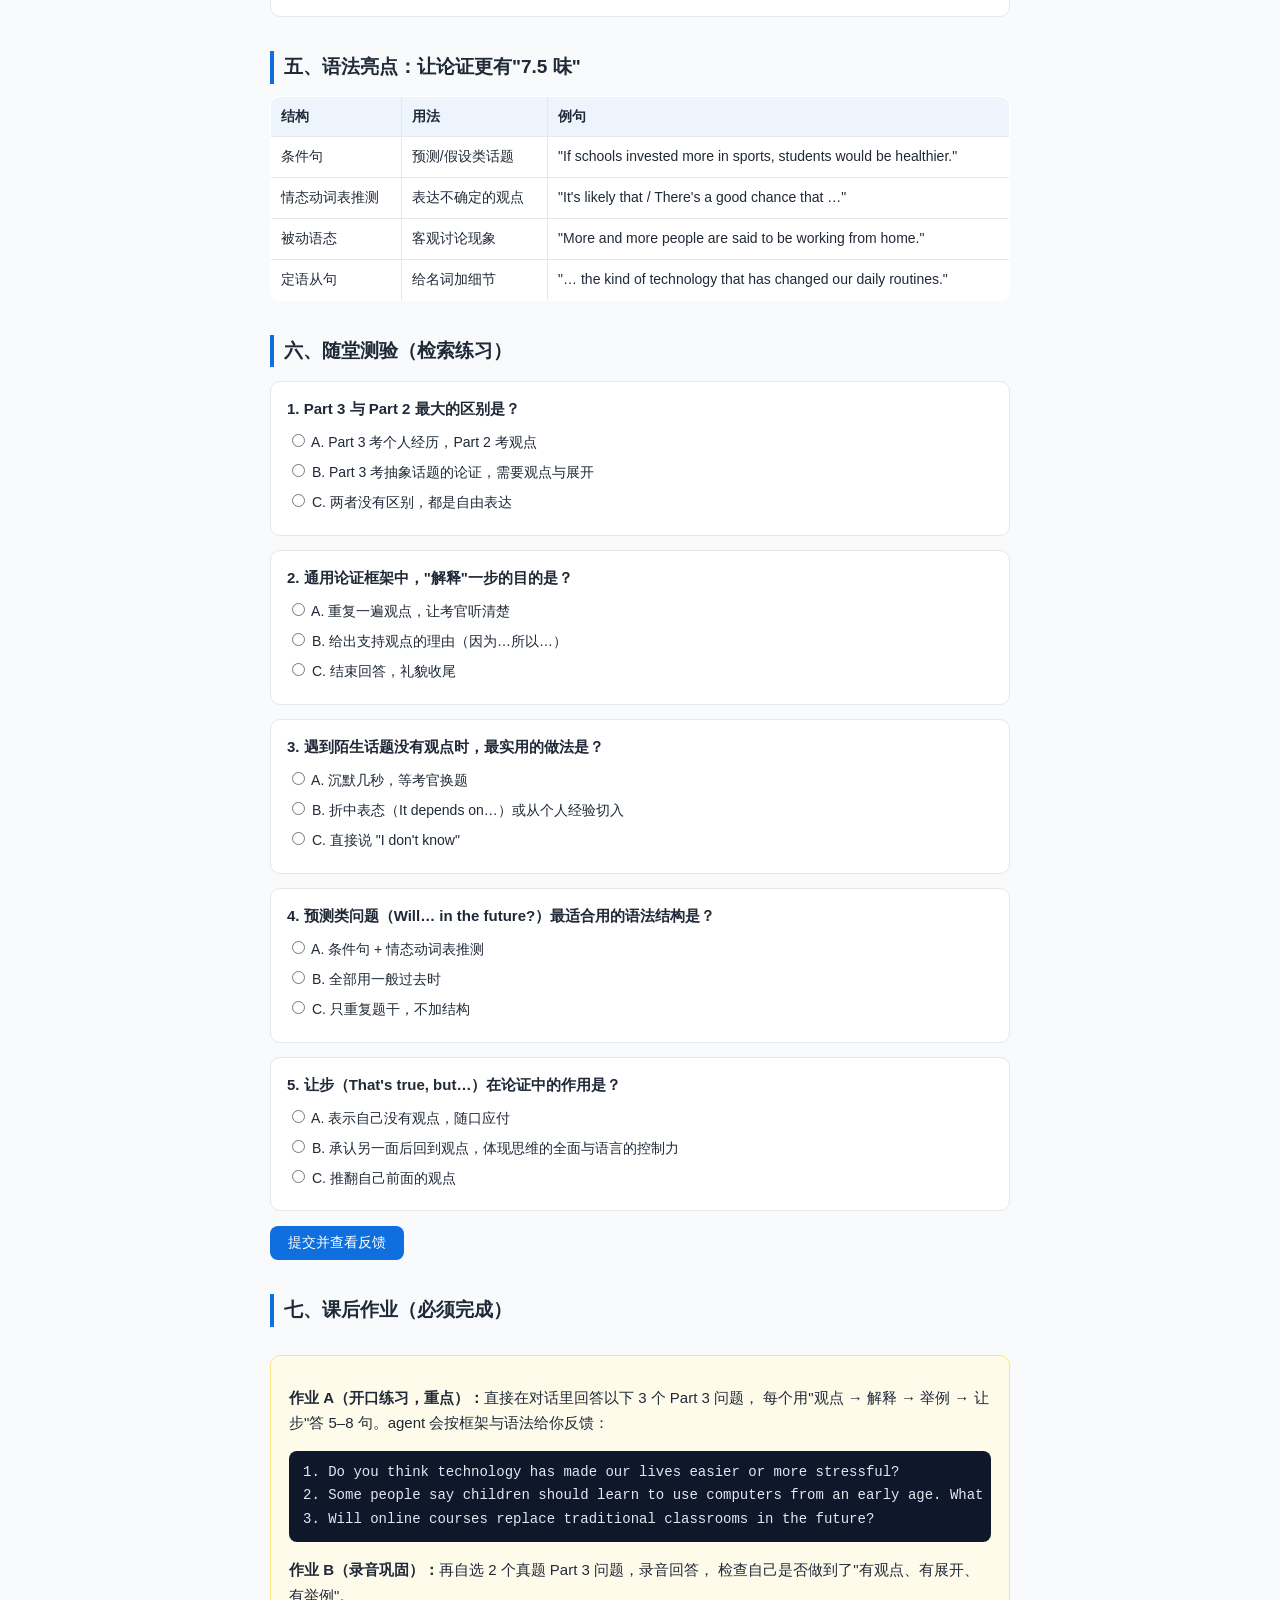
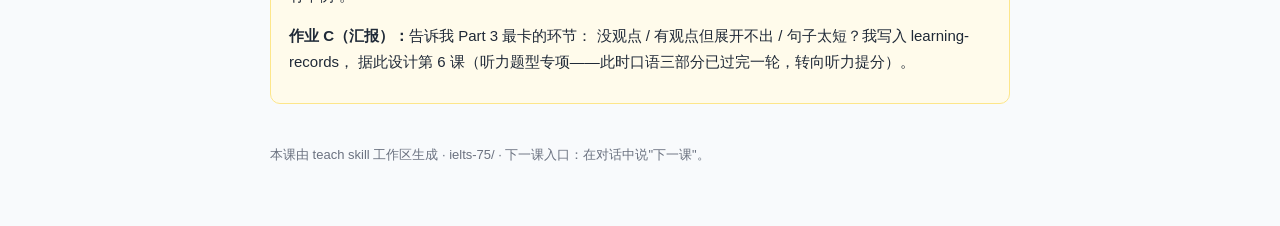
<file: lessons/0005-speaking-part3.html>
<!DOCTYPE html>
<html lang="zh-CN">
<head>
<meta charset="UTF-8">
<meta name="viewport" content="width=device-width, initial-scale=1.0">
<title>第 5 课 · 口语 Part 3：观点、解释、举例——深度论证</title>
<style>
  :root { --ink:#1f2937; --muted:#6b7280; --brand:#0f6fde; --line:#e5e7eb; --ok:#15803d; --bad:#b91c1c; --bg:#f8fafc; }
  * { box-sizing: border-box; }
  body { margin:0; font-family: -apple-system, "Segoe UI", "PingFang SC", "Microsoft YaHei", sans-serif;
         color:var(--ink); background:var(--bg); line-height:1.7; }
  .wrap { max-width: 780px; margin: 0 auto; padding: 32px 20px 60px; }
  h1 { font-size: 26px; margin: 0 0 4px; }
  .meta { color:var(--muted); font-size: 14px; margin-bottom: 24px; }
  h2 { font-size: 19px; margin: 34px 0 12px; border-left: 4px solid var(--brand); padding-left: 10px; }
  h3 { font-size: 16px; margin: 18px 0 8px; }
  p, li { font-size: 15px; }
  .card { background:#fff; border:1px solid var(--line); border-radius:10px; padding:16px 18px; margin:12px 0; }
  table { width:100%; border-collapse: collapse; font-size: 14px; background:#fff; border:1px solid var(--line); border-radius:10px; overflow:hidden; }
  th, td { border:1px solid var(--line); padding:8px 10px; text-align:left; vertical-align:top; }
  th { background:#eef4fb; }
  .tag { display:inline-block; font-size:12px; background:#eef4fb; color:var(--brand); border-radius:20px; padding:2px 10px; margin-right:6px; }
  .code { background:#0f172a; color:#e2e8f0; border-radius:8px; padding:10px 14px; font-family: ui-monospace, "SF Mono", Consolas, monospace; font-size:14px; overflow-x:auto; white-space:pre; }
  .quiz-q { background:#fff; border:1px solid var(--line); border-radius:10px; padding:14px 16px; margin:14px 0; }
  .quiz-q .q-title { font-weight:600; font-size:15px; margin-bottom:10px; }
  .opt { display:block; margin:6px 0; font-size:14px; }
  button { background:var(--brand); color:#fff; border:0; border-radius:8px; padding:8px 18px; font-size:14px; cursor:pointer; }
  button:hover { opacity:.85; }
  .fb { margin-top:8px; font-size:13px; padding:8px 10px; border-radius:8px; display:none; }
  .fb.good { display:block; background:#f0fdf4; color:var(--ok); }
  .fb.bad { display:block; background:#fef2f2; color:var(--bad); }
  .hw { background:#fffbeb; border:1px solid #fde68a; border-radius:10px; padding:14px 18px; margin-top:28px; }
  .done { text-align:center; color:var(--ok); font-weight:600; display:none; margin-top:24px; }
  footer { margin-top:40px; color:var(--muted); font-size:13px; }
</style>
</head>
<body>
<div class="wrap">
  <h1>第 5 课 · 口语 Part 3：观点、解释、举例——深度论证</h1>
  <div class="meta"><span class="tag">lesson 0005</span> 约 50 分钟 · 来源：IELTS 官方 Band Descriptors + 官方口语样题（见 RESOURCES.md） · 本课目标：学完后，你掌握一套通用论证框架，面对 Part 3 抽象问题能给出观点、展开解释并举例，回答有层次、有长度。</div>

  <h2>一、Part 3 与 Part 2 的本质区别</h2>
  <table>
    <tr><th style="width:130px">维度</th><th>Part 2</th><th>Part 3</th></tr>
    <tr><td>话题</td><td>个人经历（你能讲的故事）</td><td>抽象、社会性话题（需要观点）</td></tr>
    <tr><td>要求</td><td>讲清楚一件事</td><td>论证一个观点：为什么、有什么影响、怎么看</td></tr>
    <tr><td>7.5 关键</td><td>讲满、结构完整</td><td>观点清晰 + 能展开论证 + 语法多样</td></tr>
  </table>
  <div class="card">Part 3 是口语上 7.5 的<strong>分水岭</strong>：很多考生 Part 1/2 表现尚可，
  但 Part 3 只会说一两句、没有展开，分数被压在 6.5。本课解决的就是"怎么把抽象问题答出长度和深度"。</div>

  <h2>二、通用论证框架：观点 → 解释 → 举例 → 让步</h2>
  <table>
    <tr><th style="width:150px">步骤</th><th>做什么</th><th>示例句型</th></tr>
    <tr><td><strong>1. 观点</strong></td><td>直接表态，可以折中</td><td>"I'd say that … / From my point of view, … / It seems to me that …"</td></tr>
    <tr><td><strong>2. 解释</strong></td><td>给理由：因为…所以…</td><td>"The main reason is that … / This is because …"</td></tr>
    <tr><td><strong>3. 举例</strong></td><td>用具体例子或结果支撑</td><td>"For example, … / Take … for instance."</td></tr>
    <tr><td><strong>4. 让步（可选）</strong></td><td>承认另一面，再回到观点</td><td>"That's true, but … / On the other hand, …"</td></tr>
  </table>
  <div class="code">示范：Do you think technology has made our lives easier or more stressful?
观点：I'd say technology has generally made life easier, though it does bring stress.
解释：The main reason is that it saves us a huge amount of time — things that
     used to take days can now be done in minutes.
举例：For example, online banking and shopping mean we never have to queue
      or travel to a bank at all.
让步：That's true, but the downside is that we're always reachable, so work
     never really stops. Still, I'd say the convenience wins overall.</div>

  <h2>三、三种常考题型的答题套路</h2>
  <table>
    <tr><th>题型</th><th>套路</th><th>例题</th></tr>
    <tr><td>表态类（Do you think…?）</td><td>表态 + 原因 + 举例 +（可选）让步</td><td>Do you think children should do homework every day?</td></tr>
    <tr><td>比较类（A or B?）</td><td>选一方 + 原因 + 另一方的让步</td><td>Is it better to live in a city or in the countryside?</td></tr>
    <tr><td>预测类（Will… in the future?）</td><td>预测 + 理由 + 条件假设（If…, then…）</td><td>Will online courses replace classrooms?</td></tr>
  </table>

  <h2>四、没观点时怎么办：三个"救场"思路</h2>
  <div class="card">
    <p>遇到陌生话题没想法，是正常现象，考官更看重<strong>你怎么组织语言</strong>。三个实用思路：</p>
    <p><strong>① 折中表态：</strong>"It depends on … / It varies from person to person."
       ——不选边，但要说出"取决于什么"，依然算有效观点。</p>
    <p><strong>② 从个人经验切入：</strong>"Speaking for myself, …" ——把抽象问题拉回你能说的内容。</p>
    <p><strong>③ 谈影响而非立场：</strong>说不清对错，就谈"会有什么影响"，照样能展开。</p>
  </div>

  <h2>五、语法亮点：让论证更有"7.5 味"</h2>
  <table>
    <tr><th>结构</th><th>用法</th><th>例句</th></tr>
    <tr><td>条件句</td><td>预测/假设类话题</td><td>"If schools invested more in sports, students would be healthier."</td></tr>
    <tr><td>情态动词表推测</td><td>表达不确定的观点</td><td>"It's likely that / There's a good chance that …"</td></tr>
    <tr><td>被动语态</td><td>客观讨论现象</td><td>"More and more people are said to be working from home."</td></tr>
    <tr><td>定语从句</td><td>给名词加细节</td><td>"… the kind of technology that has changed our daily routines."</td></tr>
  </table>

  <h2>六、随堂测验（检索练习）</h2>

  <div class="quiz-q">
    <div class="q-title">1. Part 3 与 Part 2 最大的区别是？</div>
    <label class="opt"><input type="radio" name="q1" value="a"> A. Part 3 考个人经历，Part 2 考观点</label>
    <label class="opt"><input type="radio" name="q1" value="b"> B. Part 3 考抽象话题的论证，需要观点与展开</label>
    <label class="opt"><input type="radio" name="q1" value="c"> C. 两者没有区别，都是自由表达</label>
    <div class="fb"></div>
  </div>

  <div class="quiz-q">
    <div class="q-title">2. 通用论证框架中，"解释"一步的目的是？</div>
    <label class="opt"><input type="radio" name="q2" value="a"> A. 重复一遍观点，让考官听清楚</label>
    <label class="opt"><input type="radio" name="q2" value="b"> B. 给出支持观点的理由（因为…所以…）</label>
    <label class="opt"><input type="radio" name="q2" value="c"> C. 结束回答，礼貌收尾</label>
    <div class="fb"></div>
  </div>

  <div class="quiz-q">
    <div class="q-title">3. 遇到陌生话题没有观点时，最实用的做法是？</div>
    <label class="opt"><input type="radio" name="q3" value="a"> A. 沉默几秒，等考官换题</label>
    <label class="opt"><input type="radio" name="q3" value="b"> B. 折中表态（It depends on…）或从个人经验切入</label>
    <label class="opt"><input type="radio" name="q3" value="c"> C. 直接说 "I don't know"</label>
    <div class="fb"></div>
  </div>

  <div class="quiz-q">
    <div class="q-title">4. 预测类问题（Will… in the future?）最适合用的语法结构是？</div>
    <label class="opt"><input type="radio" name="q4" value="a"> A. 条件句 + 情态动词表推测</label>
    <label class="opt"><input type="radio" name="q4" value="b"> B. 全部用一般过去时</label>
    <label class="opt"><input type="radio" name="q4" value="c"> C. 只重复题干，不加结构</label>
    <div class="fb"></div>
  </div>

  <div class="quiz-q">
    <div class="q-title">5. 让步（That's true, but…）在论证中的作用是？</div>
    <label class="opt"><input type="radio" name="q5" value="a"> A. 表示自己没有观点，随口应付</label>
    <label class="opt"><input type="radio" name="q5" value="b"> B. 承认另一面后回到观点，体现思维的全面与语言的控制力</label>
    <label class="opt"><input type="radio" name="q5" value="c"> C. 推翻自己前面的观点</label>
    <div class="fb"></div>
  </div>

  <p><button id="checkQuiz">提交并查看反馈</button></p>

  <div class="done" id="doneMsg">✔ 本课完成。请完成下方作业——直接在对话里回答 3 个 Part 3 问题，agent 会按论证框架给你逐句反馈。</div>

  <h2>七、课后作业（必须完成）</h2>
  <div class="hw">
    <p><strong>作业 A（开口练习，重点）：</strong>直接在对话里回答以下 3 个 Part 3 问题，
       每个用"观点 → 解释 → 举例 → 让步"答 5–8 句。agent 会按框架与语法给你反馈：</p>
    <div class="code">1. Do you think technology has made our lives easier or more stressful?
2. Some people say children should learn to use computers from an early age. What do you think?
3. Will online courses replace traditional classrooms in the future?</div>
    <p><strong>作业 B（录音巩固）：</strong>再自选 2 个真题 Part 3 问题，录音回答，
       检查自己是否做到了"有观点、有展开、有举例"。</p>
    <p><strong>作业 C（汇报）：</strong>告诉我 Part 3 最卡的环节：
       没观点 / 有观点但展开不出 / 句子太短？我写入 learning-records，
       据此设计第 6 课（听力题型专项——此时口语三部分已过完一轮，转向听力提分）。</p>
  </div>

  <footer>本课由 teach skill 工作区生成 · ielts-75/ · 下一课入口：在对话中说"下一课"。</footer>
</div>

<script>
  const answers = { q1:'b', q2:'b', q3:'b', q4:'a', q5:'b' };
  const explain = {
    q1: '对。Part 3 考抽象话题的论证能力，是 6.5 与 7.5 的分水岭。',
    q2: '对。解释一步给出"因为…所以…"的理由，让观点站得住脚，而不是空喊结论。',
    q3: '对。折中表态（It depends on…）或从个人经验切入，都是有效的组织方式，比沉默或说不知道好得多。',
    q4: '对。预测类话题用条件句 + 情态动词表推测，既贴合语义又展示语法控制力。',
    q5: '对。让步承认另一面再回到观点，体现思维的全面性，是 7.5 论证质量的典型特征。'
  };
  document.getElementById('checkQuiz').addEventListener('click', function () {
    let allRight = true;
    const qs = ['q1','q2','q3','q4','q5'];
    qs.forEach(function (n) {
      const qEl = document.querySelector('[name="'+n+'"]').closest('.quiz-q');
      const fb = qEl.querySelector('.fb');
      const picked = qEl.querySelector('[name="'+n+'"]:checked');
      if (!picked) { fb.className = 'fb bad'; fb.textContent = '⚠ 还没有选择。'; allRight = false; return; }
      if (picked.value === answers[n]) { fb.className = 'fb good'; fb.textContent = '✔ 正确。' + explain[n]; }
      else { fb.className = 'fb bad'; fb.textContent = '✘ 再想想：正确答案是 ' + answers[n].toUpperCase() + '。' + explain[n]; allRight = false; }
    });
    document.getElementById('doneMsg').style.display = allRight ? 'block' : 'none';
  });
</script>
</body>
</html>
</file>
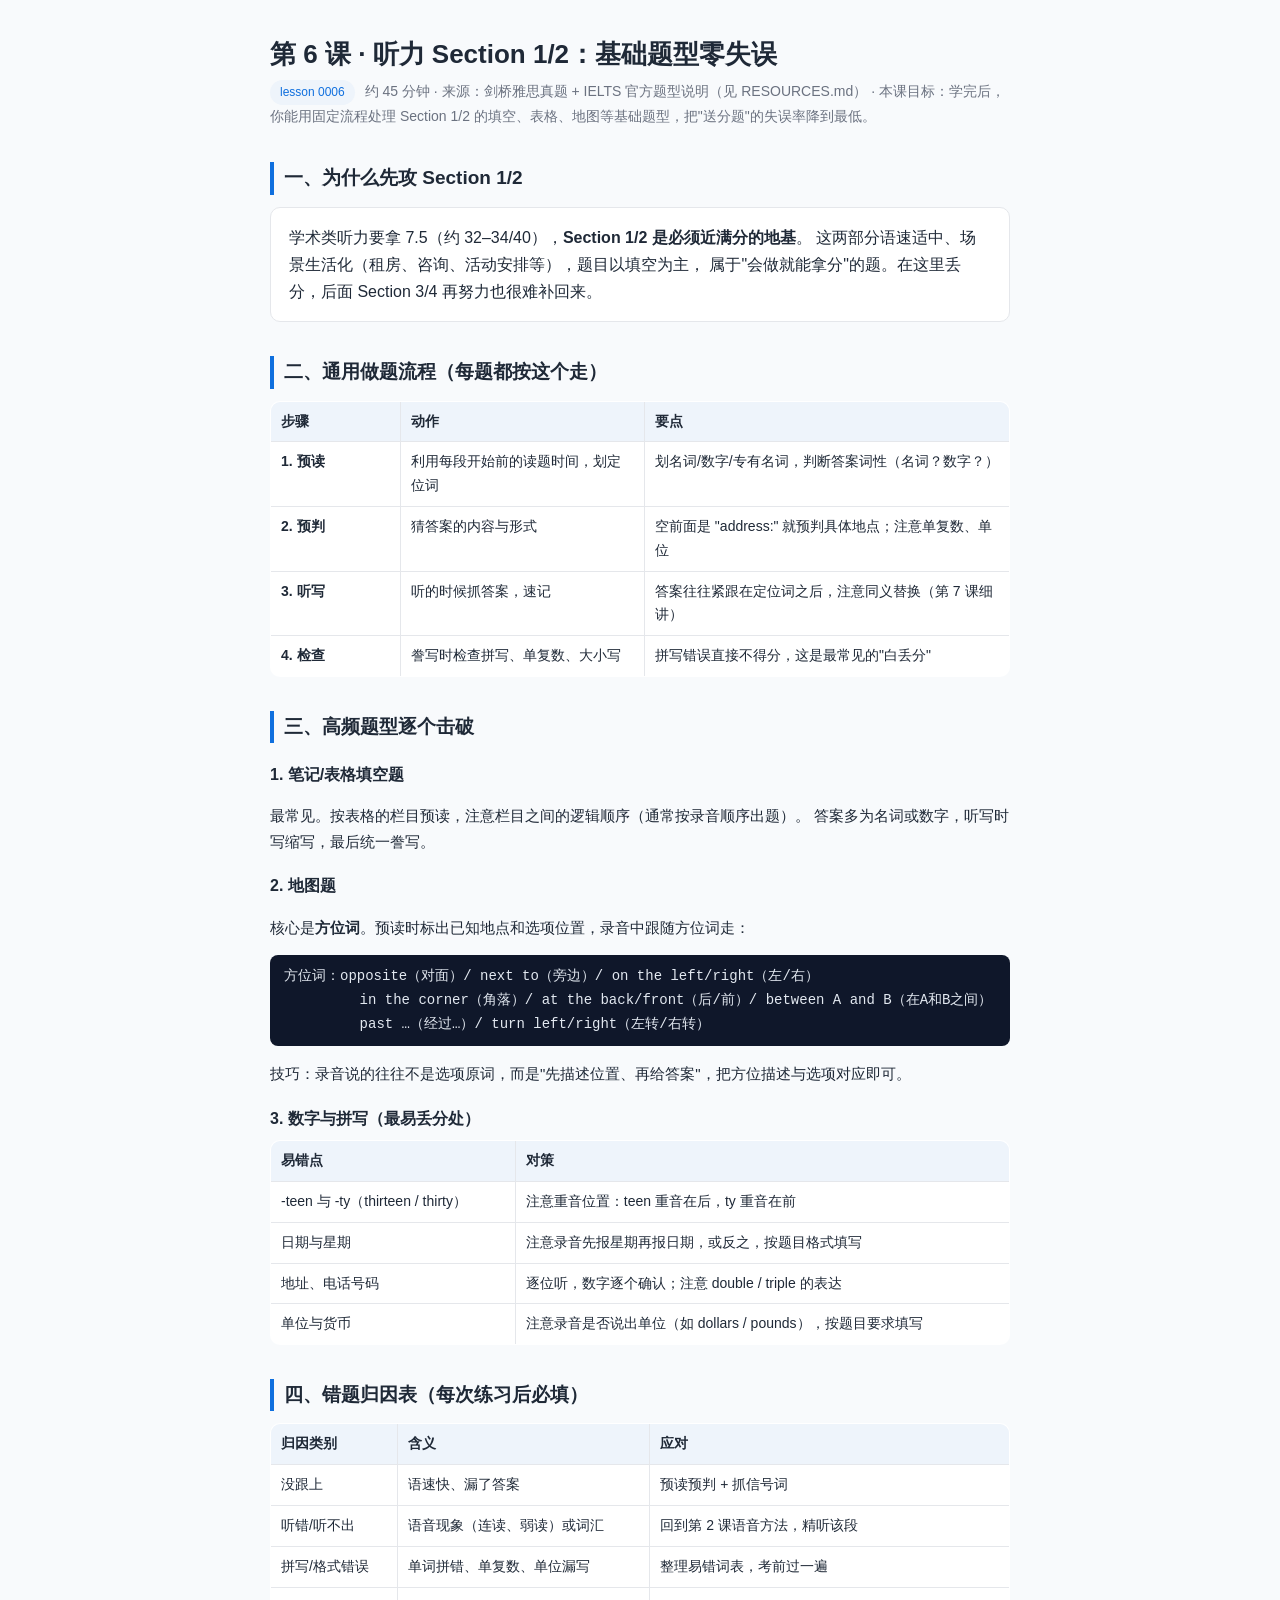
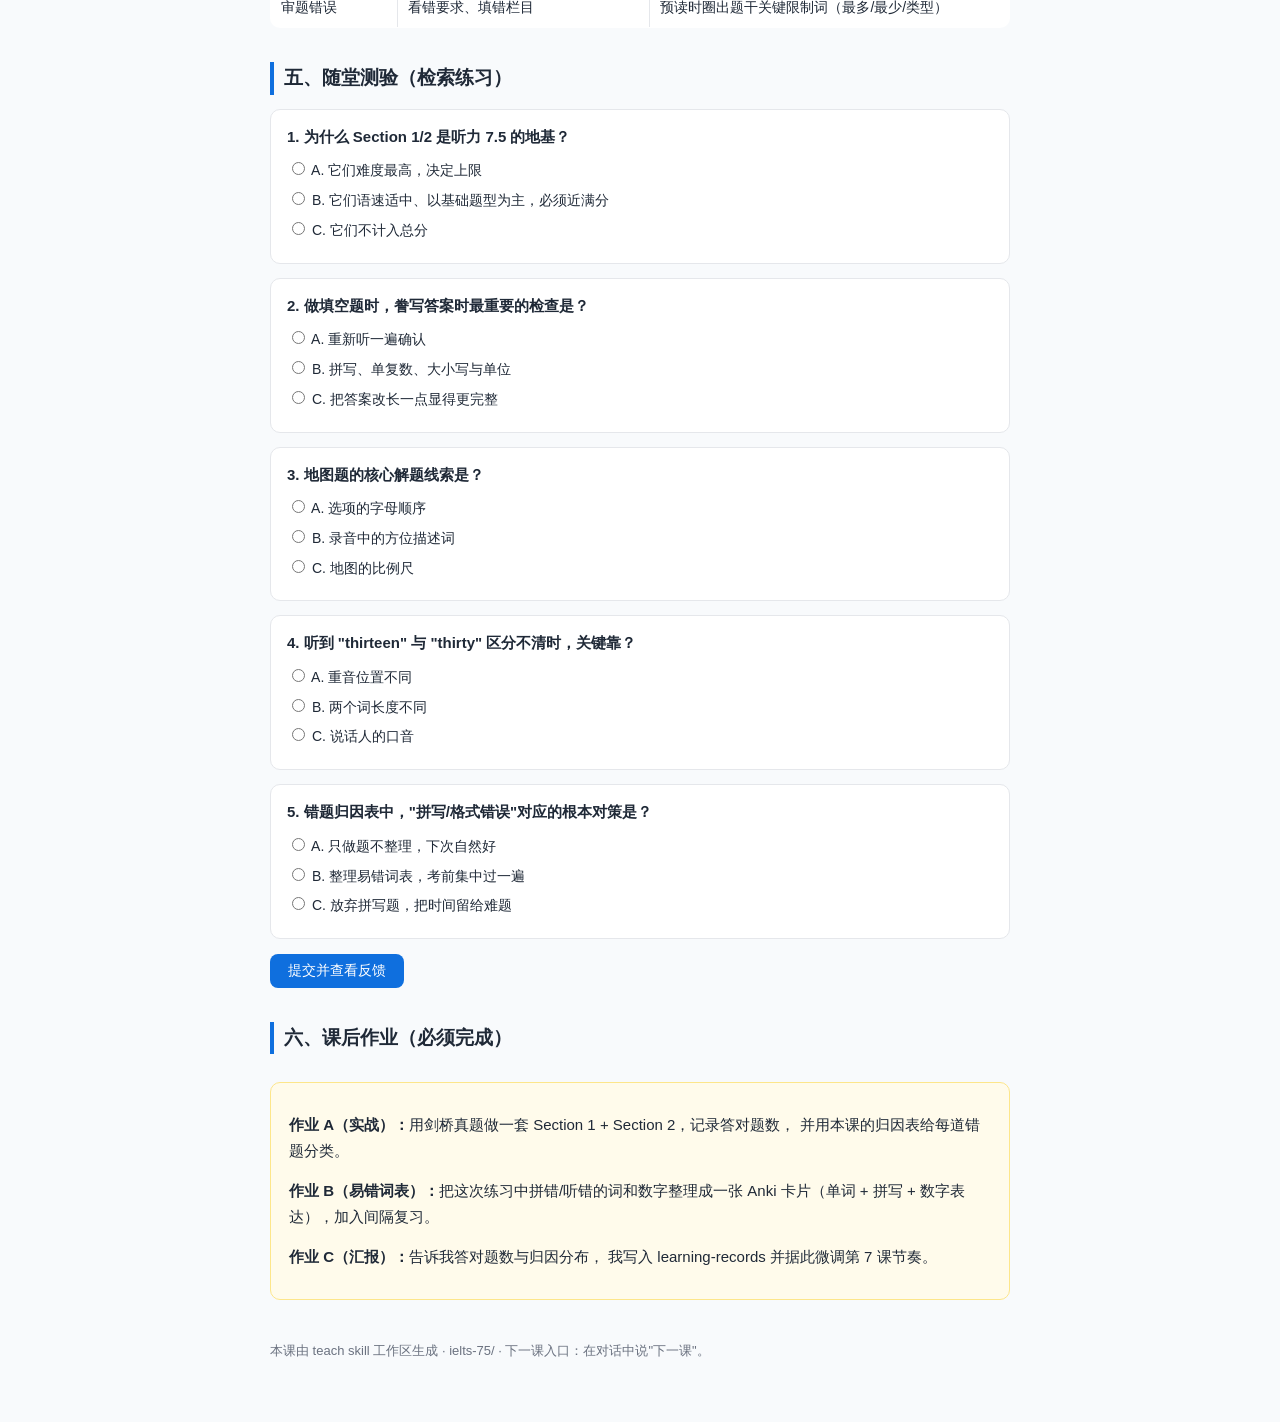
<file: lessons/0006-listening-section12.html>
<!DOCTYPE html>
<html lang="zh-CN">
<head>
<meta charset="UTF-8">
<meta name="viewport" content="width=device-width, initial-scale=1.0">
<title>第 6 课 · 听力 Section 1/2：基础题型零失误</title>
<style>
  :root { --ink:#1f2937; --muted:#6b7280; --brand:#0f6fde; --line:#e5e7eb; --ok:#15803d; --bad:#b91c1c; --bg:#f8fafc; }
  * { box-sizing: border-box; }
  body { margin:0; font-family: -apple-system, "Segoe UI", "PingFang SC", "Microsoft YaHei", sans-serif;
         color:var(--ink); background:var(--bg); line-height:1.7; }
  .wrap { max-width: 780px; margin: 0 auto; padding: 32px 20px 60px; }
  h1 { font-size: 26px; margin: 0 0 4px; }
  .meta { color:var(--muted); font-size: 14px; margin-bottom: 24px; }
  h2 { font-size: 19px; margin: 34px 0 12px; border-left: 4px solid var(--brand); padding-left: 10px; }
  h3 { font-size: 16px; margin: 18px 0 8px; }
  p, li { font-size: 15px; }
  .card { background:#fff; border:1px solid var(--line); border-radius:10px; padding:16px 18px; margin:12px 0; }
  table { width:100%; border-collapse: collapse; font-size: 14px; background:#fff; border:1px solid var(--line); border-radius:10px; overflow:hidden; }
  th, td { border:1px solid var(--line); padding:8px 10px; text-align:left; vertical-align:top; }
  th { background:#eef4fb; }
  .tag { display:inline-block; font-size:12px; background:#eef4fb; color:var(--brand); border-radius:20px; padding:2px 10px; margin-right:6px; }
  .code { background:#0f172a; color:#e2e8f0; border-radius:8px; padding:10px 14px; font-family: ui-monospace, "SF Mono", Consolas, monospace; font-size:14px; overflow-x:auto; white-space:pre; }
  .quiz-q { background:#fff; border:1px solid var(--line); border-radius:10px; padding:14px 16px; margin:14px 0; }
  .quiz-q .q-title { font-weight:600; font-size:15px; margin-bottom:10px; }
  .opt { display:block; margin:6px 0; font-size:14px; }
  button { background:var(--brand); color:#fff; border:0; border-radius:8px; padding:8px 18px; font-size:14px; cursor:pointer; }
  button:hover { opacity:.85; }
  .fb { margin-top:8px; font-size:13px; padding:8px 10px; border-radius:8px; display:none; }
  .fb.good { display:block; background:#f0fdf4; color:var(--ok); }
  .fb.bad { display:block; background:#fef2f2; color:var(--bad); }
  .hw { background:#fffbeb; border:1px solid #fde68a; border-radius:10px; padding:14px 18px; margin-top:28px; }
  .done { text-align:center; color:var(--ok); font-weight:600; display:none; margin-top:24px; }
  footer { margin-top:40px; color:var(--muted); font-size:13px; }
</style>
</head>
<body>
<div class="wrap">
  <h1>第 6 课 · 听力 Section 1/2：基础题型零失误</h1>
  <div class="meta"><span class="tag">lesson 0006</span> 约 45 分钟 · 来源：剑桥雅思真题 + IELTS 官方题型说明（见 RESOURCES.md） · 本课目标：学完后，你能用固定流程处理 Section 1/2 的填空、表格、地图等基础题型，把"送分题"的失误率降到最低。</div>

  <h2>一、为什么先攻 Section 1/2</h2>
  <div class="card">学术类听力要拿 7.5（约 32–34/40），<strong>Section 1/2 是必须近满分的地基</strong>。
  这两部分语速适中、场景生活化（租房、咨询、活动安排等），题目以填空为主，
  属于"会做就能拿分"的题。在这里丢分，后面 Section 3/4 再努力也很难补回来。</div>

  <h2>二、通用做题流程（每题都按这个走）</h2>
  <table>
    <tr><th style="width:130px">步骤</th><th>动作</th><th>要点</th></tr>
    <tr><td><strong>1. 预读</strong></td><td>利用每段开始前的读题时间，划定位词</td><td>划名词/数字/专有名词，判断答案词性（名词？数字？）</td></tr>
    <tr><td><strong>2. 预判</strong></td><td>猜答案的内容与形式</td><td>空前面是 "address:" 就预判具体地点；注意单复数、单位</td></tr>
    <tr><td><strong>3. 听写</strong></td><td>听的时候抓答案，速记</td><td>答案往往紧跟在定位词之后，注意同义替换（第 7 课细讲）</td></tr>
    <tr><td><strong>4. 检查</strong></td><td>誊写时检查拼写、单复数、大小写</td><td>拼写错误直接不得分，这是最常见的"白丢分"</td></tr>
  </table>

  <h2>三、高频题型逐个击破</h2>
  <h3>1. 笔记/表格填空题</h3>
  <p>最常见。按表格的栏目预读，注意栏目之间的逻辑顺序（通常按录音顺序出题）。
     答案多为名词或数字，听写时写缩写，最后统一誊写。</p>
  <h3>2. 地图题</h3>
  <p>核心是<strong>方位词</strong>。预读时标出已知地点和选项位置，录音中跟随方位词走：</p>
  <div class="code">方位词：opposite（对面）/ next to（旁边）/ on the left/right（左/右）
         in the corner（角落）/ at the back/front（后/前）/ between A and B（在A和B之间）
         past …（经过…）/ turn left/right（左转/右转）</div>
  <p>技巧：录音说的往往不是选项原词，而是"先描述位置、再给答案"，把方位描述与选项对应即可。</p>
  <h3>3. 数字与拼写（最易丢分处）</h3>
  <table>
    <tr><th>易错点</th><th>对策</th></tr>
    <tr><td>-teen 与 -ty（thirteen / thirty）</td><td>注意重音位置：teen 重音在后，ty 重音在前</td></tr>
    <tr><td>日期与星期</td><td>注意录音先报星期再报日期，或反之，按题目格式填写</td></tr>
    <tr><td>地址、电话号码</td><td>逐位听，数字逐个确认；注意 double / triple 的表达</td></tr>
    <tr><td>单位与货币</td><td>注意录音是否说出单位（如 dollars / pounds），按题目要求填写</td></tr>
  </table>

  <h2>四、错题归因表（每次练习后必填）</h2>
  <table>
    <tr><th>归因类别</th><th>含义</th><th>应对</th></tr>
    <tr><td>没跟上</td><td>语速快、漏了答案</td><td>预读预判 + 抓信号词</td></tr>
    <tr><td>听错/听不出</td><td>语音现象（连读、弱读）或词汇</td><td>回到第 2 课语音方法，精听该段</td></tr>
    <tr><td>拼写/格式错误</td><td>单词拼错、单复数、单位漏写</td><td>整理易错词表，考前过一遍</td></tr>
    <tr><td>审题错误</td><td>看错要求、填错栏目</td><td>预读时圈出题干关键限制词（最多/最少/类型）</td></tr>
  </table>

  <h2>五、随堂测验（检索练习）</h2>

  <div class="quiz-q">
    <div class="q-title">1. 为什么 Section 1/2 是听力 7.5 的地基？</div>
    <label class="opt"><input type="radio" name="q1" value="a"> A. 它们难度最高，决定上限</label>
    <label class="opt"><input type="radio" name="q1" value="b"> B. 它们语速适中、以基础题型为主，必须近满分</label>
    <label class="opt"><input type="radio" name="q1" value="c"> C. 它们不计入总分</label>
    <div class="fb"></div>
  </div>

  <div class="quiz-q">
    <div class="q-title">2. 做填空题时，誊写答案时最重要的检查是？</div>
    <label class="opt"><input type="radio" name="q2" value="a"> A. 重新听一遍确认</label>
    <label class="opt"><input type="radio" name="q2" value="b"> B. 拼写、单复数、大小写与单位</label>
    <label class="opt"><input type="radio" name="q2" value="c"> C. 把答案改长一点显得更完整</label>
    <div class="fb"></div>
  </div>

  <div class="quiz-q">
    <div class="q-title">3. 地图题的核心解题线索是？</div>
    <label class="opt"><input type="radio" name="q3" value="a"> A. 选项的字母顺序</label>
    <label class="opt"><input type="radio" name="q3" value="b"> B. 录音中的方位描述词</label>
    <label class="opt"><input type="radio" name="q3" value="c"> C. 地图的比例尺</label>
    <div class="fb"></div>
  </div>

  <div class="quiz-q">
    <div class="q-title">4. 听到 "thirteen" 与 "thirty" 区分不清时，关键靠？</div>
    <label class="opt"><input type="radio" name="q4" value="a"> A. 重音位置不同</label>
    <label class="opt"><input type="radio" name="q4" value="b"> B. 两个词长度不同</label>
    <label class="opt"><input type="radio" name="q4" value="c"> C. 说话人的口音</label>
    <div class="fb"></div>
  </div>

  <div class="quiz-q">
    <div class="q-title">5. 错题归因表中，"拼写/格式错误"对应的根本对策是？</div>
    <label class="opt"><input type="radio" name="q5" value="a"> A. 只做题不整理，下次自然好</label>
    <label class="opt"><input type="radio" name="q5" value="b"> B. 整理易错词表，考前集中过一遍</label>
    <label class="opt"><input type="radio" name="q5" value="c"> C. 放弃拼写题，把时间留给难题</label>
    <div class="fb"></div>
  </div>

  <p><button id="checkQuiz">提交并查看反馈</button></p>

  <div class="done" id="doneMsg">✔ 本课完成。请完成下方作业——每套 Section 1/2 练习后都填一次错题归因表。</div>

  <h2>六、课后作业（必须完成）</h2>
  <div class="hw">
    <p><strong>作业 A（实战）：</strong>用剑桥真题做一套 Section 1 + Section 2，记录答对题数，
       并用本课的归因表给每道错题分类。</p>
    <p><strong>作业 B（易错词表）：</strong>把这次练习中拼错/听错的词和数字整理成一张
       Anki 卡片（单词 + 拼写 + 数字表达），加入间隔复习。</p>
    <p><strong>作业 C（汇报）：</strong>告诉我答对题数与归因分布，
       我写入 learning-records 并据此微调第 7 课节奏。</p>
  </div>

  <footer>本课由 teach skill 工作区生成 · ielts-75/ · 下一课入口：在对话中说"下一课"。</footer>
</div>

<script>
  const answers = { q1:'b', q2:'b', q3:'b', q4:'a', q5:'b' };
  const explain = {
    q1: '对。Section 1/2 是送分地基，丢了这里，后面很难补回来。',
    q2: '对。拼写、单复数、单位错误直接不得分，是最常见的白丢分。',
    q3: '对。地图题就是跟着方位描述走，把描述与选项对应。',
    q4: '对。重音位置是区分 teen 与 ty 的关键线索。',
    q5: '对。易错词表 + 考前过一遍，是把"粗心"变成"确定"的有效手段。'
  };
  document.getElementById('checkQuiz').addEventListener('click', function () {
    let allRight = true;
    const qs = ['q1','q2','q3','q4','q5'];
    qs.forEach(function (n) {
      const qEl = document.querySelector('[name="'+n+'"]').closest('.quiz-q');
      const fb = qEl.querySelector('.fb');
      const picked = qEl.querySelector('[name="'+n+'"]:checked');
      if (!picked) { fb.className = 'fb bad'; fb.textContent = '⚠ 还没有选择。'; allRight = false; return; }
      if (picked.value === answers[n]) { fb.className = 'fb good'; fb.textContent = '✔ 正确。' + explain[n]; }
      else { fb.className = 'fb bad'; fb.textContent = '✘ 再想想：正确答案是 ' + answers[n].toUpperCase() + '。' + explain[n]; allRight = false; }
    });
    document.getElementById('doneMsg').style.display = allRight ? 'block' : 'none';
  });
</script>
</body>
</html>
</file>
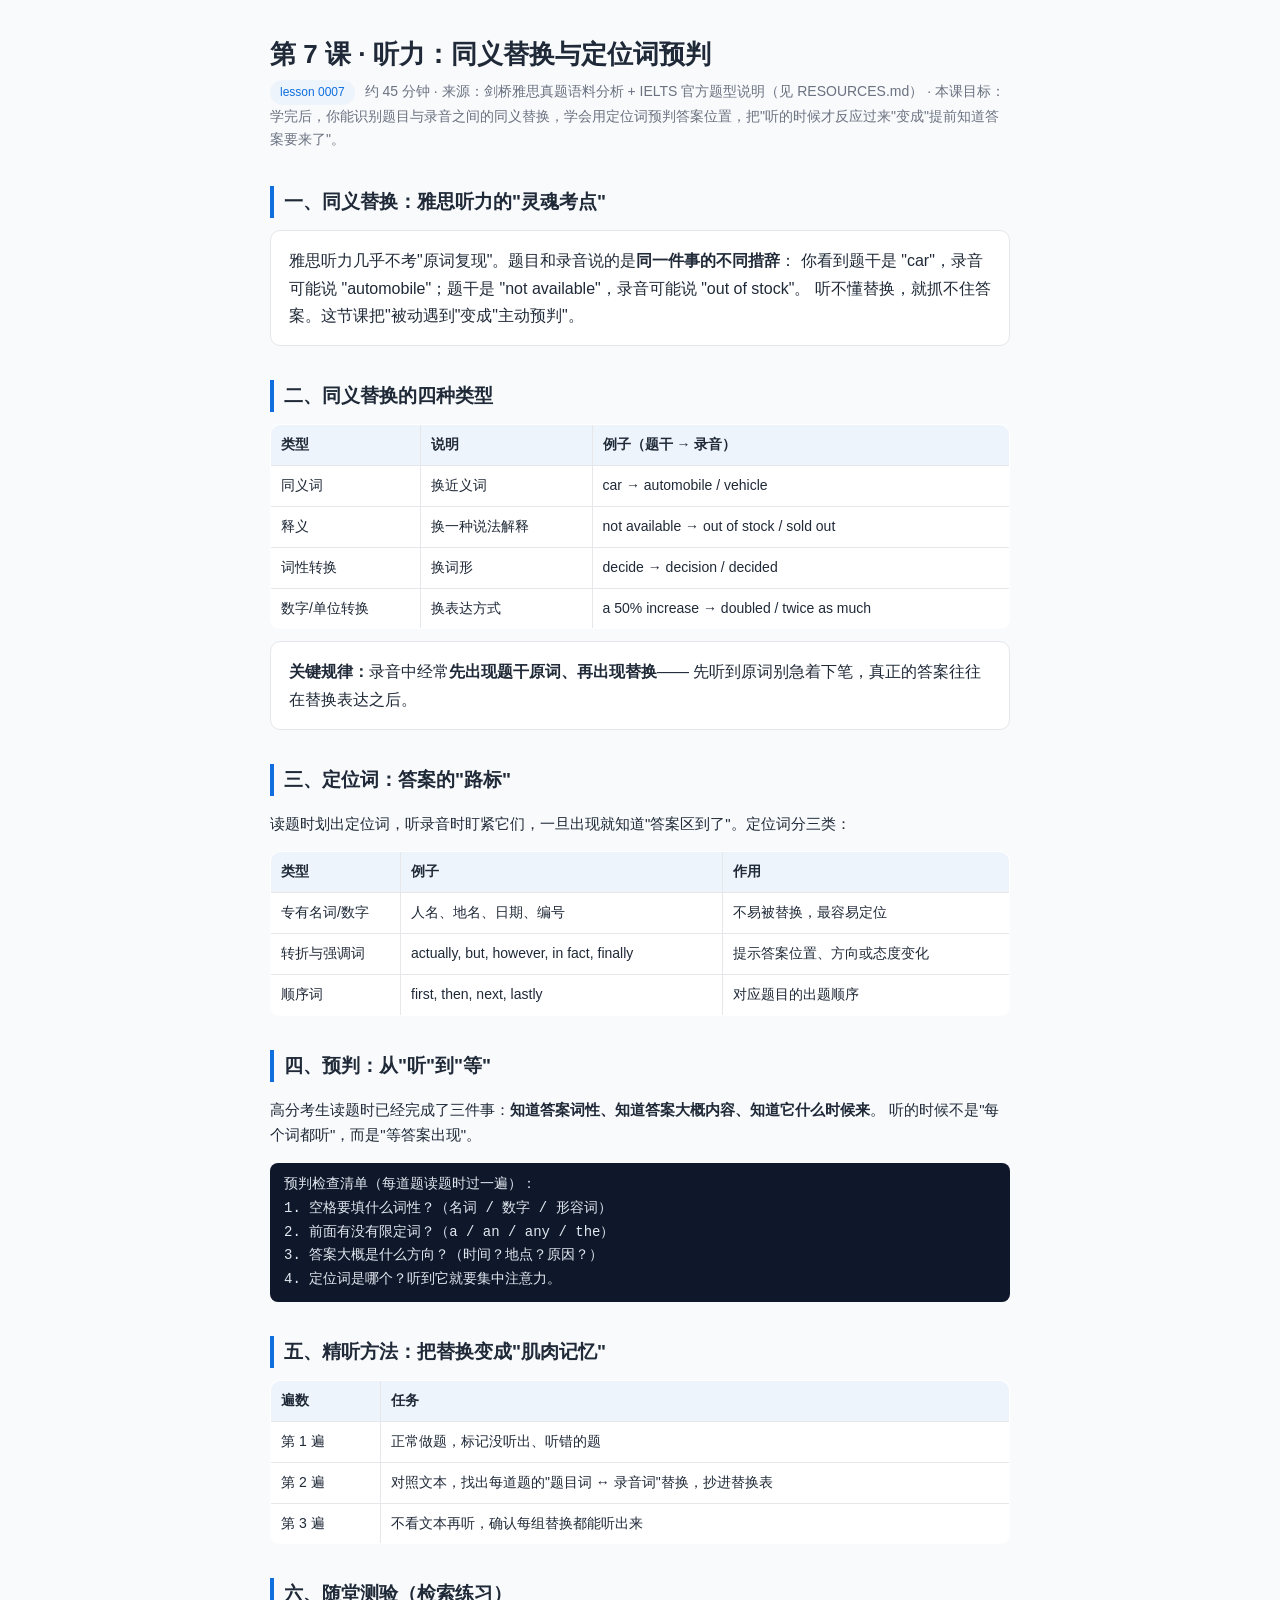
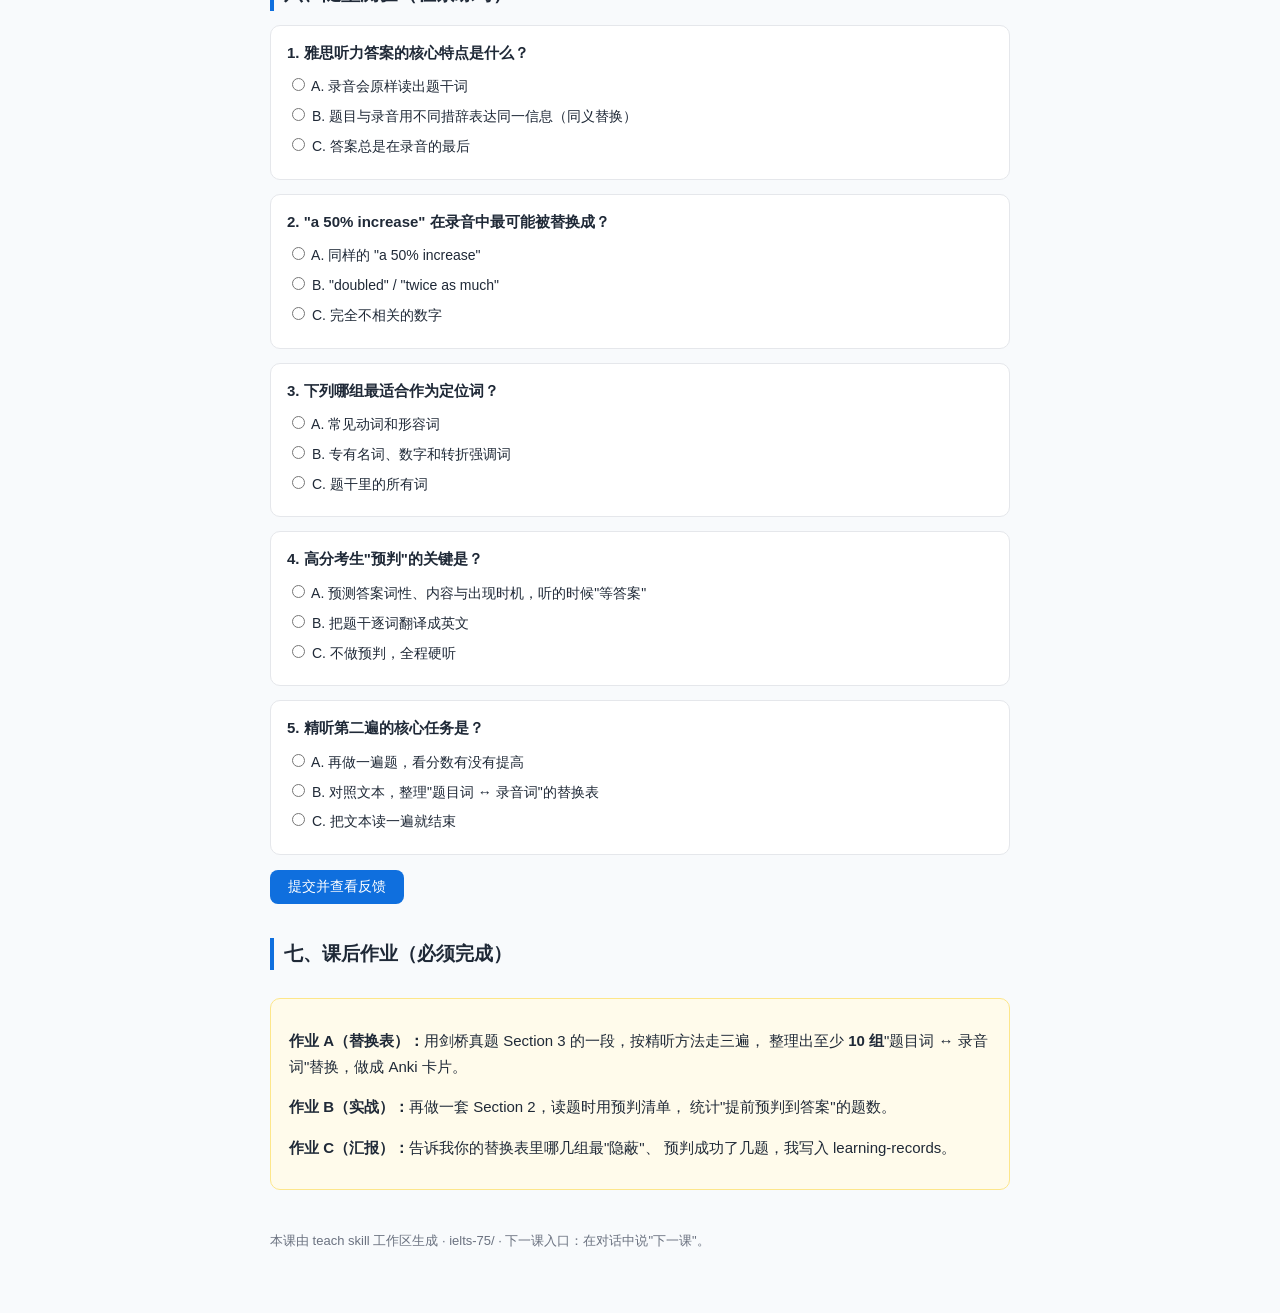
<file: lessons/0007-listening-paraphrase.html>
<!DOCTYPE html>
<html lang="zh-CN">
<head>
<meta charset="UTF-8">
<meta name="viewport" content="width=device-width, initial-scale=1.0">
<title>第 7 课 · 听力：同义替换与定位词预判</title>
<style>
  :root { --ink:#1f2937; --muted:#6b7280; --brand:#0f6fde; --line:#e5e7eb; --ok:#15803d; --bad:#b91c1c; --bg:#f8fafc; }
  * { box-sizing: border-box; }
  body { margin:0; font-family: -apple-system, "Segoe UI", "PingFang SC", "Microsoft YaHei", sans-serif;
         color:var(--ink); background:var(--bg); line-height:1.7; }
  .wrap { max-width: 780px; margin: 0 auto; padding: 32px 20px 60px; }
  h1 { font-size: 26px; margin: 0 0 4px; }
  .meta { color:var(--muted); font-size: 14px; margin-bottom: 24px; }
  h2 { font-size: 19px; margin: 34px 0 12px; border-left: 4px solid var(--brand); padding-left: 10px; }
  h3 { font-size: 16px; margin: 18px 0 8px; }
  p, li { font-size: 15px; }
  .card { background:#fff; border:1px solid var(--line); border-radius:10px; padding:16px 18px; margin:12px 0; }
  table { width:100%; border-collapse: collapse; font-size: 14px; background:#fff; border:1px solid var(--line); border-radius:10px; overflow:hidden; }
  th, td { border:1px solid var(--line); padding:8px 10px; text-align:left; vertical-align:top; }
  th { background:#eef4fb; }
  .tag { display:inline-block; font-size:12px; background:#eef4fb; color:var(--brand); border-radius:20px; padding:2px 10px; margin-right:6px; }
  .code { background:#0f172a; color:#e2e8f0; border-radius:8px; padding:10px 14px; font-family: ui-monospace, "SF Mono", Consolas, monospace; font-size:14px; overflow-x:auto; white-space:pre; }
  .quiz-q { background:#fff; border:1px solid var(--line); border-radius:10px; padding:14px 16px; margin:14px 0; }
  .quiz-q .q-title { font-weight:600; font-size:15px; margin-bottom:10px; }
  .opt { display:block; margin:6px 0; font-size:14px; }
  button { background:var(--brand); color:#fff; border:0; border-radius:8px; padding:8px 18px; font-size:14px; cursor:pointer; }
  button:hover { opacity:.85; }
  .fb { margin-top:8px; font-size:13px; padding:8px 10px; border-radius:8px; display:none; }
  .fb.good { display:block; background:#f0fdf4; color:var(--ok); }
  .fb.bad { display:block; background:#fef2f2; color:var(--bad); }
  .hw { background:#fffbeb; border:1px solid #fde68a; border-radius:10px; padding:14px 18px; margin-top:28px; }
  .done { text-align:center; color:var(--ok); font-weight:600; display:none; margin-top:24px; }
  footer { margin-top:40px; color:var(--muted); font-size:13px; }
</style>
</head>
<body>
<div class="wrap">
  <h1>第 7 课 · 听力：同义替换与定位词预判</h1>
  <div class="meta"><span class="tag">lesson 0007</span> 约 45 分钟 · 来源：剑桥雅思真题语料分析 + IELTS 官方题型说明（见 RESOURCES.md） · 本课目标：学完后，你能识别题目与录音之间的同义替换，学会用定位词预判答案位置，把"听的时候才反应过来"变成"提前知道答案要来了"。</div>

  <h2>一、同义替换：雅思听力的"灵魂考点"</h2>
  <div class="card">雅思听力几乎不考"原词复现"。题目和录音说的是<strong>同一件事的不同措辞</strong>：
  你看到题干是 "car"，录音可能说 "automobile"；题干是 "not available"，录音可能说 "out of stock"。
  听不懂替换，就抓不住答案。这节课把"被动遇到"变成"主动预判"。</div>

  <h2>二、同义替换的四种类型</h2>
  <table>
    <tr><th style="width:150px">类型</th><th>说明</th><th>例子（题干 → 录音）</th></tr>
    <tr><td>同义词</td><td>换近义词</td><td>car → automobile / vehicle</td></tr>
    <tr><td>释义</td><td>换一种说法解释</td><td>not available → out of stock / sold out</td></tr>
    <tr><td>词性转换</td><td>换词形</td><td>decide → decision / decided</td></tr>
    <tr><td>数字/单位转换</td><td>换表达方式</td><td>a 50% increase → doubled / twice as much</td></tr>
  </table>
  <div class="card"><strong>关键规律：</strong>录音中经常<strong>先出现题干原词、再出现替换</strong>——
  先听到原词别急着下笔，真正的答案往往在替换表达之后。</div>

  <h2>三、定位词：答案的"路标"</h2>
  <p>读题时划出定位词，听录音时盯紧它们，一旦出现就知道"答案区到了"。定位词分三类：</p>
  <table>
    <tr><th style="width:130px">类型</th><th>例子</th><th>作用</th></tr>
    <tr><td>专有名词/数字</td><td>人名、地名、日期、编号</td><td>不易被替换，最容易定位</td></tr>
    <tr><td>转折与强调词</td><td>actually, but, however, in fact, finally</td><td>提示答案位置、方向或态度变化</td></tr>
    <tr><td>顺序词</td><td>first, then, next, lastly</td><td>对应题目的出题顺序</td></tr>
  </table>

  <h2>四、预判：从"听"到"等"</h2>
  <p>高分考生读题时已经完成了三件事：<strong>知道答案词性、知道答案大概内容、知道它什么时候来</strong>。
  听的时候不是"每个词都听"，而是"等答案出现"。</p>
  <div class="code">预判检查清单（每道题读题时过一遍）：
1. 空格要填什么词性？（名词 / 数字 / 形容词）
2. 前面有没有限定词？（a / an / any / the）
3. 答案大概是什么方向？（时间？地点？原因？）
4. 定位词是哪个？听到它就要集中注意力。</div>

  <h2>五、精听方法：把替换变成"肌肉记忆"</h2>
  <table>
    <tr><th style="width:110px">遍数</th><th>任务</th></tr>
    <tr><td>第 1 遍</td><td>正常做题，标记没听出、听错的题</td></tr>
    <tr><td>第 2 遍</td><td>对照文本，找出每道题的"题目词 ↔ 录音词"替换，抄进替换表</td></tr>
    <tr><td>第 3 遍</td><td>不看文本再听，确认每组替换都能听出来</td></tr>
  </table>

  <h2>六、随堂测验（检索练习）</h2>

  <div class="quiz-q">
    <div class="q-title">1. 雅思听力答案的核心特点是什么？</div>
    <label class="opt"><input type="radio" name="q1" value="a"> A. 录音会原样读出题干词</label>
    <label class="opt"><input type="radio" name="q1" value="b"> B. 题目与录音用不同措辞表达同一信息（同义替换）</label>
    <label class="opt"><input type="radio" name="q1" value="c"> C. 答案总是在录音的最后</label>
    <div class="fb"></div>
  </div>

  <div class="quiz-q">
    <div class="q-title">2. "a 50% increase" 在录音中最可能被替换成？</div>
    <label class="opt"><input type="radio" name="q2" value="a"> A. 同样的 "a 50% increase"</label>
    <label class="opt"><input type="radio" name="q2" value="b"> B. "doubled" / "twice as much"</label>
    <label class="opt"><input type="radio" name="q2" value="c"> C. 完全不相关的数字</label>
    <div class="fb"></div>
  </div>

  <div class="quiz-q">
    <div class="q-title">3. 下列哪组最适合作为定位词？</div>
    <label class="opt"><input type="radio" name="q3" value="a"> A. 常见动词和形容词</label>
    <label class="opt"><input type="radio" name="q3" value="b"> B. 专有名词、数字和转折强调词</label>
    <label class="opt"><input type="radio" name="q3" value="c"> C. 题干里的所有词</label>
    <div class="fb"></div>
  </div>

  <div class="quiz-q">
    <div class="q-title">4. 高分考生"预判"的关键是？</div>
    <label class="opt"><input type="radio" name="q4" value="a"> A. 预测答案词性、内容与出现时机，听的时候"等答案"</label>
    <label class="opt"><input type="radio" name="q4" value="b"> B. 把题干逐词翻译成英文</label>
    <label class="opt"><input type="radio" name="q4" value="c"> C. 不做预判，全程硬听</label>
    <div class="fb"></div>
  </div>

  <div class="quiz-q">
    <div class="q-title">5. 精听第二遍的核心任务是？</div>
    <label class="opt"><input type="radio" name="q5" value="a"> A. 再做一遍题，看分数有没有提高</label>
    <label class="opt"><input type="radio" name="q5" value="b"> B. 对照文本，整理"题目词 ↔ 录音词"的替换表</label>
    <label class="opt"><input type="radio" name="q5" value="c"> C. 把文本读一遍就结束</label>
    <div class="fb"></div>
  </div>

  <p><button id="checkQuiz">提交并查看反馈</button></p>

  <div class="done" id="doneMsg">✔ 本课完成。请完成下方作业——整理替换表是本课最重要的产出。</div>

  <h2>七、课后作业（必须完成）</h2>
  <div class="hw">
    <p><strong>作业 A（替换表）：</strong>用剑桥真题 Section 3 的一段，按精听方法走三遍，
       整理出至少 <strong>10 组</strong>"题目词 ↔ 录音词"替换，做成 Anki 卡片。</p>
    <p><strong>作业 B（实战）：</strong>再做一套 Section 2，读题时用预判清单，
       统计"提前预判到答案"的题数。</p>
    <p><strong>作业 C（汇报）：</strong>告诉我你的替换表里哪几组最"隐蔽"、
       预判成功了几题，我写入 learning-records。</p>
  </div>

  <footer>本课由 teach skill 工作区生成 · ielts-75/ · 下一课入口：在对话中说"下一课"。</footer>
</div>

<script>
  const answers = { q1:'b', q2:'b', q3:'b', q4:'a', q5:'b' };
  const explain = {
    q1: '对。同义替换是雅思听力的核心考点，原词复现几乎不存在。',
    q2: '对。数字/单位转换是常见替换方式，50% 的增长即"翻倍"。',
    q3: '对。专有名词、数字不易被替换，转折词提示答案位置，都是好路标。',
    q4: '对。预判词性、内容与时机，把"被动听"变成"主动等"。',
    q5: '对。对照文本整理替换表，是把替换能力沉淀为肌肉记忆的关键一步。'
  };
  document.getElementById('checkQuiz').addEventListener('click', function () {
    let allRight = true;
    const qs = ['q1','q2','q3','q4','q5'];
    qs.forEach(function (n) {
      const qEl = document.querySelector('[name="'+n+'"]').closest('.quiz-q');
      const fb = qEl.querySelector('.fb');
      const picked = qEl.querySelector('[name="'+n+'"]:checked');
      if (!picked) { fb.className = 'fb bad'; fb.textContent = '⚠ 还没有选择。'; allRight = false; return; }
      if (picked.value === answers[n]) { fb.className = 'fb good'; fb.textContent = '✔ 正确。' + explain[n]; }
      else { fb.className = 'fb bad'; fb.textContent = '✘ 再想想：正确答案是 ' + answers[n].toUpperCase() + '。' + explain[n]; allRight = false; }
    });
    document.getElementById('doneMsg').style.display = allRight ? 'block' : 'none';
  });
</script>
</body>
</html>
</file>
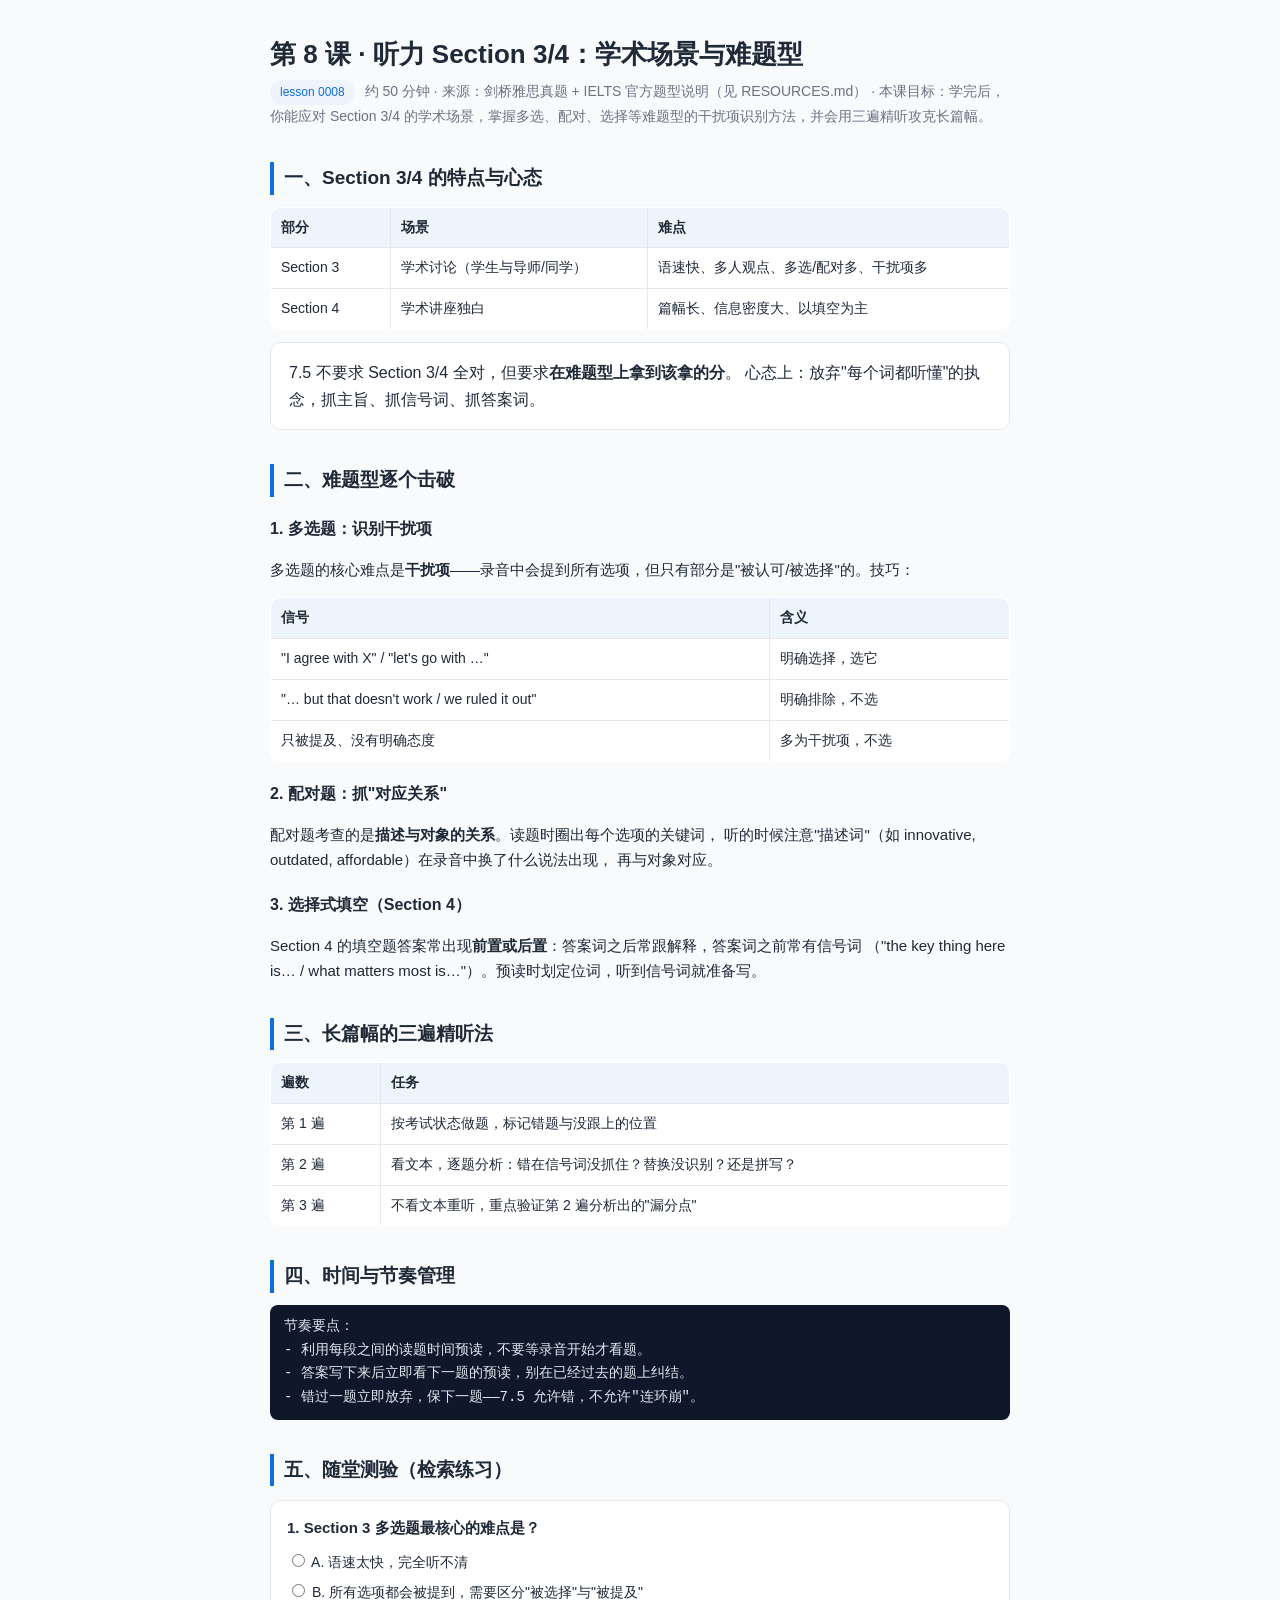
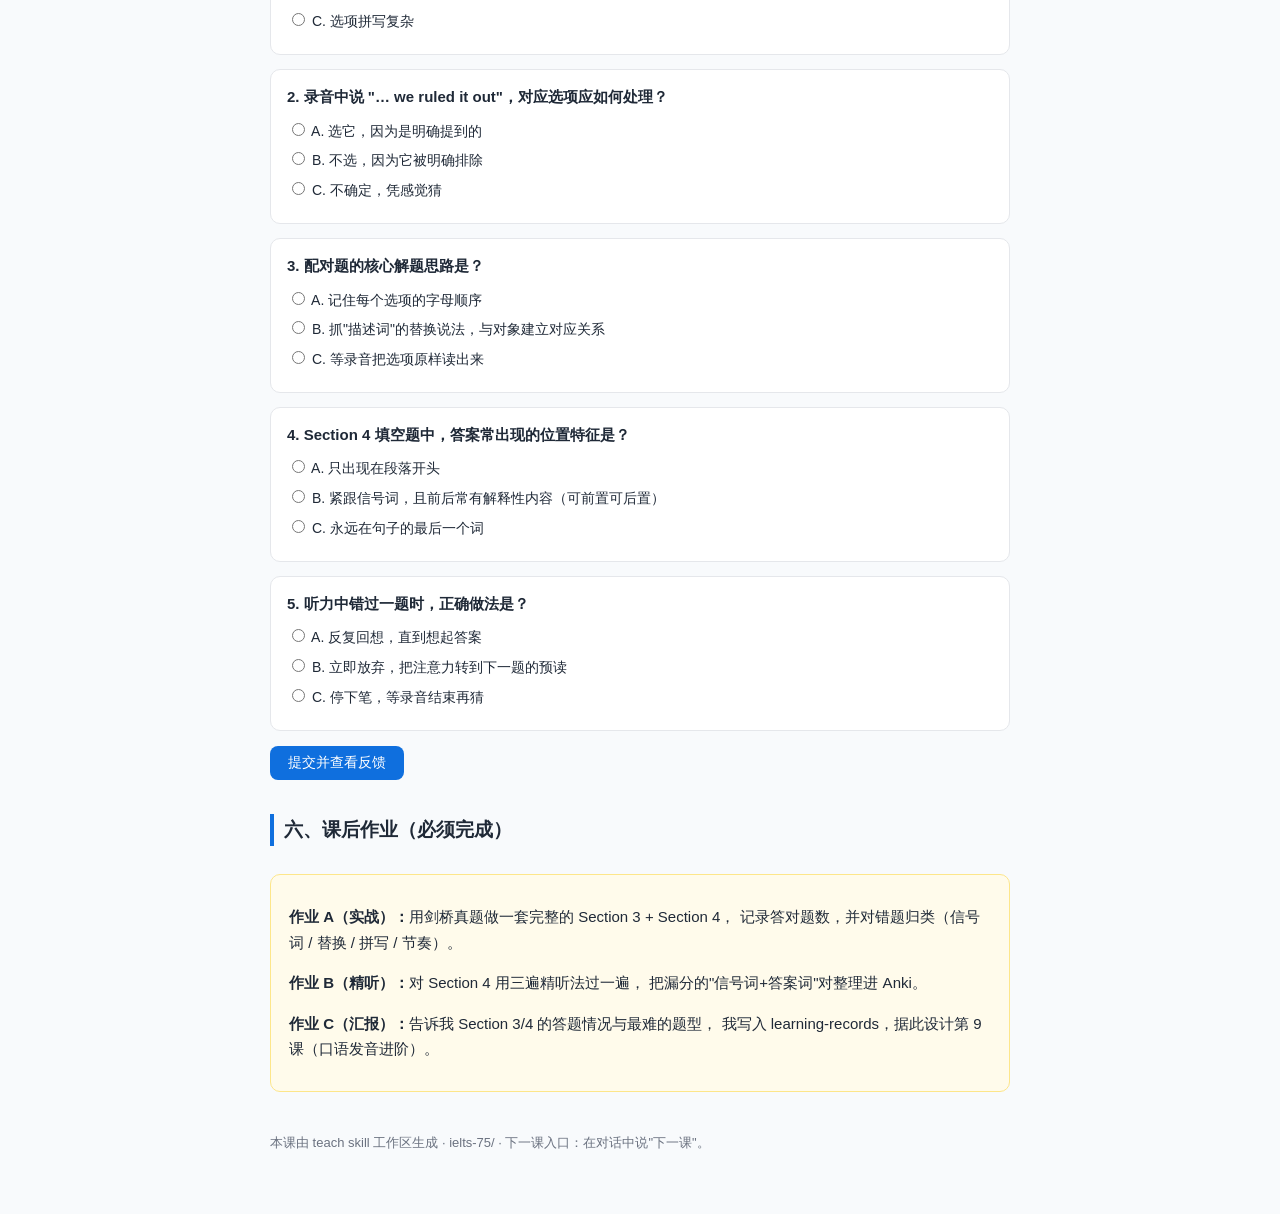
<file: lessons/0008-listening-section34.html>
<!DOCTYPE html>
<html lang="zh-CN">
<head>
<meta charset="UTF-8">
<meta name="viewport" content="width=device-width, initial-scale=1.0">
<title>第 8 课 · 听力 Section 3/4：学术场景与难题型</title>
<style>
  :root { --ink:#1f2937; --muted:#6b7280; --brand:#0f6fde; --line:#e5e7eb; --ok:#15803d; --bad:#b91c1c; --bg:#f8fafc; }
  * { box-sizing: border-box; }
  body { margin:0; font-family: -apple-system, "Segoe UI", "PingFang SC", "Microsoft YaHei", sans-serif;
         color:var(--ink); background:var(--bg); line-height:1.7; }
  .wrap { max-width: 780px; margin: 0 auto; padding: 32px 20px 60px; }
  h1 { font-size: 26px; margin: 0 0 4px; }
  .meta { color:var(--muted); font-size: 14px; margin-bottom: 24px; }
  h2 { font-size: 19px; margin: 34px 0 12px; border-left: 4px solid var(--brand); padding-left: 10px; }
  h3 { font-size: 16px; margin: 18px 0 8px; }
  p, li { font-size: 15px; }
  .card { background:#fff; border:1px solid var(--line); border-radius:10px; padding:16px 18px; margin:12px 0; }
  table { width:100%; border-collapse: collapse; font-size: 14px; background:#fff; border:1px solid var(--line); border-radius:10px; overflow:hidden; }
  th, td { border:1px solid var(--line); padding:8px 10px; text-align:left; vertical-align:top; }
  th { background:#eef4fb; }
  .tag { display:inline-block; font-size:12px; background:#eef4fb; color:var(--brand); border-radius:20px; padding:2px 10px; margin-right:6px; }
  .code { background:#0f172a; color:#e2e8f0; border-radius:8px; padding:10px 14px; font-family: ui-monospace, "SF Mono", Consolas, monospace; font-size:14px; overflow-x:auto; white-space:pre; }
  .quiz-q { background:#fff; border:1px solid var(--line); border-radius:10px; padding:14px 16px; margin:14px 0; }
  .quiz-q .q-title { font-weight:600; font-size:15px; margin-bottom:10px; }
  .opt { display:block; margin:6px 0; font-size:14px; }
  button { background:var(--brand); color:#fff; border:0; border-radius:8px; padding:8px 18px; font-size:14px; cursor:pointer; }
  button:hover { opacity:.85; }
  .fb { margin-top:8px; font-size:13px; padding:8px 10px; border-radius:8px; display:none; }
  .fb.good { display:block; background:#f0fdf4; color:var(--ok); }
  .fb.bad { display:block; background:#fef2f2; color:var(--bad); }
  .hw { background:#fffbeb; border:1px solid #fde68a; border-radius:10px; padding:14px 18px; margin-top:28px; }
  .done { text-align:center; color:var(--ok); font-weight:600; display:none; margin-top:24px; }
  footer { margin-top:40px; color:var(--muted); font-size:13px; }
</style>
</head>
<body>
<div class="wrap">
  <h1>第 8 课 · 听力 Section 3/4：学术场景与难题型</h1>
  <div class="meta"><span class="tag">lesson 0008</span> 约 50 分钟 · 来源：剑桥雅思真题 + IELTS 官方题型说明（见 RESOURCES.md） · 本课目标：学完后，你能应对 Section 3/4 的学术场景，掌握多选、配对、选择等难题型的干扰项识别方法，并会用三遍精听攻克长篇幅。</div>

  <h2>一、Section 3/4 的特点与心态</h2>
  <table>
    <tr><th style="width:120px">部分</th><th>场景</th><th>难点</th></tr>
    <tr><td>Section 3</td><td>学术讨论（学生与导师/同学）</td><td>语速快、多人观点、多选/配对多、干扰项多</td></tr>
    <tr><td>Section 4</td><td>学术讲座独白</td><td>篇幅长、信息密度大、以填空为主</td></tr>
  </table>
  <div class="card">7.5 不要求 Section 3/4 全对，但要求<strong>在难题型上拿到该拿的分</strong>。
  心态上：放弃"每个词都听懂"的执念，抓主旨、抓信号词、抓答案词。</div>

  <h2>二、难题型逐个击破</h2>
  <h3>1. 多选题：识别干扰项</h3>
  <p>多选题的核心难点是<strong>干扰项</strong>——录音中会提到所有选项，但只有部分是"被认可/被选择"的。技巧：</p>
  <table>
    <tr><th>信号</th><th>含义</th></tr>
    <tr><td>"I agree with X" / "let's go with …"</td><td>明确选择，选它</td></tr>
    <tr><td>"… but that doesn't work / we ruled it out"</td><td>明确排除，不选</td></tr>
    <tr><td>只被提及、没有明确态度</td><td>多为干扰项，不选</td></tr>
  </table>
  <h3>2. 配对题：抓"对应关系"</h3>
  <p>配对题考查的是<strong>描述与对象的关系</strong>。读题时圈出每个选项的关键词，
  听的时候注意"描述词"（如 innovative, outdated, affordable）在录音中换了什么说法出现，
  再与对象对应。</p>
  <h3>3. 选择式填空（Section 4）</h3>
  <p>Section 4 的填空题答案常出现<strong>前置或后置</strong>：答案词之后常跟解释，答案词之前常有信号词
  （"the key thing here is… / what matters most is…"）。预读时划定位词，听到信号词就准备写。</p>

  <h2>三、长篇幅的三遍精听法</h2>
  <table>
    <tr><th style="width:110px">遍数</th><th>任务</th></tr>
    <tr><td>第 1 遍</td><td>按考试状态做题，标记错题与没跟上的位置</td></tr>
    <tr><td>第 2 遍</td><td>看文本，逐题分析：错在信号词没抓住？替换没识别？还是拼写？</td></tr>
    <tr><td>第 3 遍</td><td>不看文本重听，重点验证第 2 遍分析出的"漏分点"</td></tr>
  </table>

  <h2>四、时间与节奏管理</h2>
  <div class="code">节奏要点：
- 利用每段之间的读题时间预读，不要等录音开始才看题。
- 答案写下来后立即看下一题的预读，别在已经过去的题上纠结。
- 错过一题立即放弃，保下一题——7.5 允许错，不允许"连环崩"。</div>

  <h2>五、随堂测验（检索练习）</h2>

  <div class="quiz-q">
    <div class="q-title">1. Section 3 多选题最核心的难点是？</div>
    <label class="opt"><input type="radio" name="q1" value="a"> A. 语速太快，完全听不清</label>
    <label class="opt"><input type="radio" name="q1" value="b"> B. 所有选项都会被提到，需要区分"被选择"与"被提及"</label>
    <label class="opt"><input type="radio" name="q1" value="c"> C. 选项拼写复杂</label>
    <div class="fb"></div>
  </div>

  <div class="quiz-q">
    <div class="q-title">2. 录音中说 "… we ruled it out"，对应选项应如何处理？</div>
    <label class="opt"><input type="radio" name="q2" value="a"> A. 选它，因为是明确提到的</label>
    <label class="opt"><input type="radio" name="q2" value="b"> B. 不选，因为它被明确排除</label>
    <label class="opt"><input type="radio" name="q2" value="c"> C. 不确定，凭感觉猜</label>
    <div class="fb"></div>
  </div>

  <div class="quiz-q">
    <div class="q-title">3. 配对题的核心解题思路是？</div>
    <label class="opt"><input type="radio" name="q3" value="a"> A. 记住每个选项的字母顺序</label>
    <label class="opt"><input type="radio" name="q3" value="b"> B. 抓"描述词"的替换说法，与对象建立对应关系</label>
    <label class="opt"><input type="radio" name="q3" value="c"> C. 等录音把选项原样读出来</label>
    <div class="fb"></div>
  </div>

  <div class="quiz-q">
    <div class="q-title">4. Section 4 填空题中，答案常出现的位置特征是？</div>
    <label class="opt"><input type="radio" name="q4" value="a"> A. 只出现在段落开头</label>
    <label class="opt"><input type="radio" name="q4" value="b"> B. 紧跟信号词，且前后常有解释性内容（可前置可后置）</label>
    <label class="opt"><input type="radio" name="q4" value="c"> C. 永远在句子的最后一个词</label>
    <div class="fb"></div>
  </div>

  <div class="quiz-q">
    <div class="q-title">5. 听力中错过一题时，正确做法是？</div>
    <label class="opt"><input type="radio" name="q5" value="a"> A. 反复回想，直到想起答案</label>
    <label class="opt"><input type="radio" name="q5" value="b"> B. 立即放弃，把注意力转到下一题的预读</label>
    <label class="opt"><input type="radio" name="q5" value="c"> C. 停下笔，等录音结束再猜</label>
    <div class="fb"></div>
  </div>

  <p><button id="checkQuiz">提交并查看反馈</button></p>

  <div class="done" id="doneMsg">✔ 本课完成。请完成下方作业——Section 3/4 的实战与精听是本课核心。</div>

  <h2>六、课后作业（必须完成）</h2>
  <div class="hw">
    <p><strong>作业 A（实战）：</strong>用剑桥真题做一套完整的 Section 3 + Section 4，
       记录答对题数，并对错题归类（信号词 / 替换 / 拼写 / 节奏）。</p>
    <p><strong>作业 B（精听）：</strong>对 Section 4 用三遍精听法过一遍，
       把漏分的"信号词+答案词"对整理进 Anki。</p>
    <p><strong>作业 C（汇报）：</strong>告诉我 Section 3/4 的答题情况与最难的题型，
       我写入 learning-records，据此设计第 9 课（口语发音进阶）。</p>
  </div>

  <footer>本课由 teach skill 工作区生成 · ielts-75/ · 下一课入口：在对话中说"下一课"。</footer>
</div>

<script>
  const answers = { q1:'b', q2:'b', q3:'b', q4:'b', q5:'b' };
  const explain = {
    q1: '对。多选的难点是区分"被明确选择"与"只是被提及"。',
    q2: '对。"ruled it out" 是明确排除，不选。',
    q3: '对。配对题考描述词与对象的对应，描述词常被替换说法。',
    q4: '对。答案紧跟信号词，前后常有解释，位置不固定。',
    q5: '对。7.5 允许错题，不允许连环崩——保下一题是关键节奏。'
  };
  document.getElementById('checkQuiz').addEventListener('click', function () {
    let allRight = true;
    const qs = ['q1','q2','q3','q4','q5'];
    qs.forEach(function (n) {
      const qEl = document.querySelector('[name="'+n+'"]').closest('.quiz-q');
      const fb = qEl.querySelector('.fb');
      const picked = qEl.querySelector('[name="'+n+'"]:checked');
      if (!picked) { fb.className = 'fb bad'; fb.textContent = '⚠ 还没有选择。'; allRight = false; return; }
      if (picked.value === answers[n]) { fb.className = 'fb good'; fb.textContent = '✔ 正确。' + explain[n]; }
      else { fb.className = 'fb bad'; fb.textContent = '✘ 再想想：正确答案是 ' + answers[n].toUpperCase() + '。' + explain[n]; allRight = false; }
    });
    document.getElementById('doneMsg').style.display = allRight ? 'block' : 'none';
  });
</script>
</body>
</html>
</file>
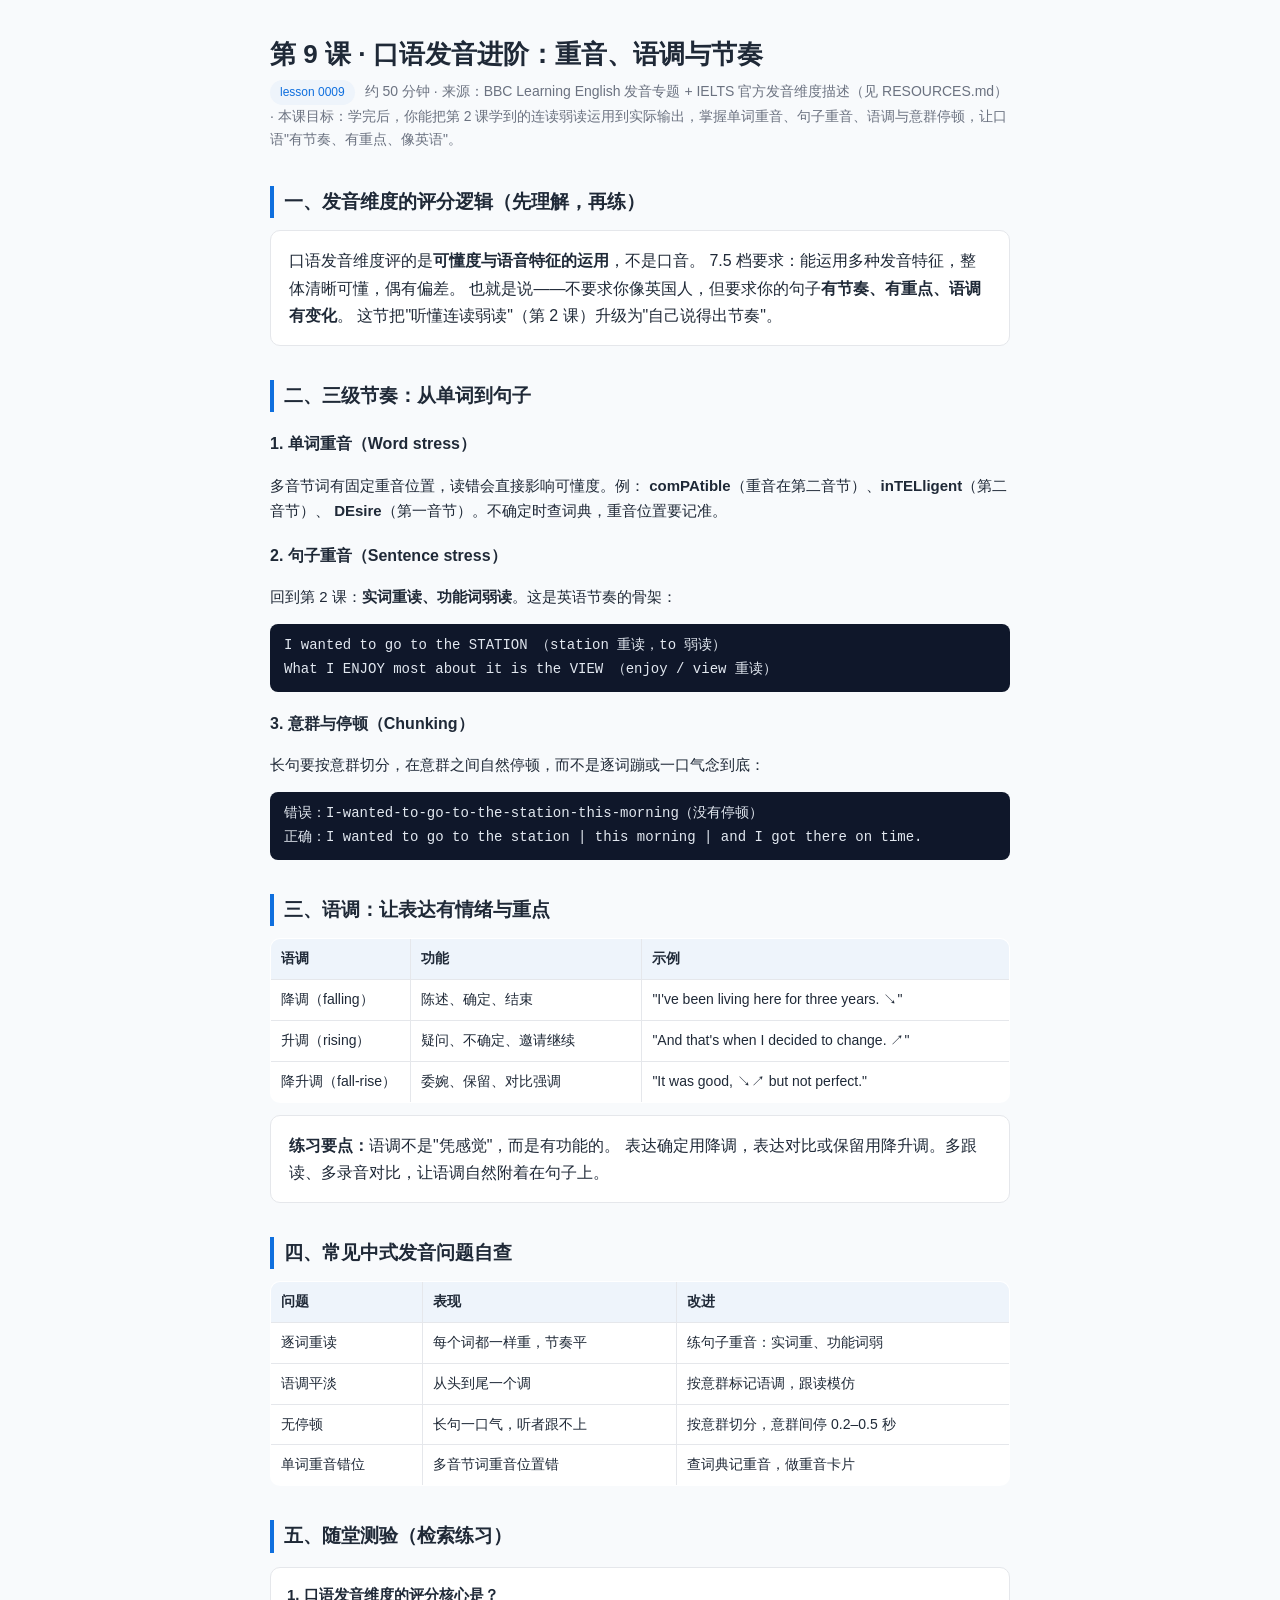
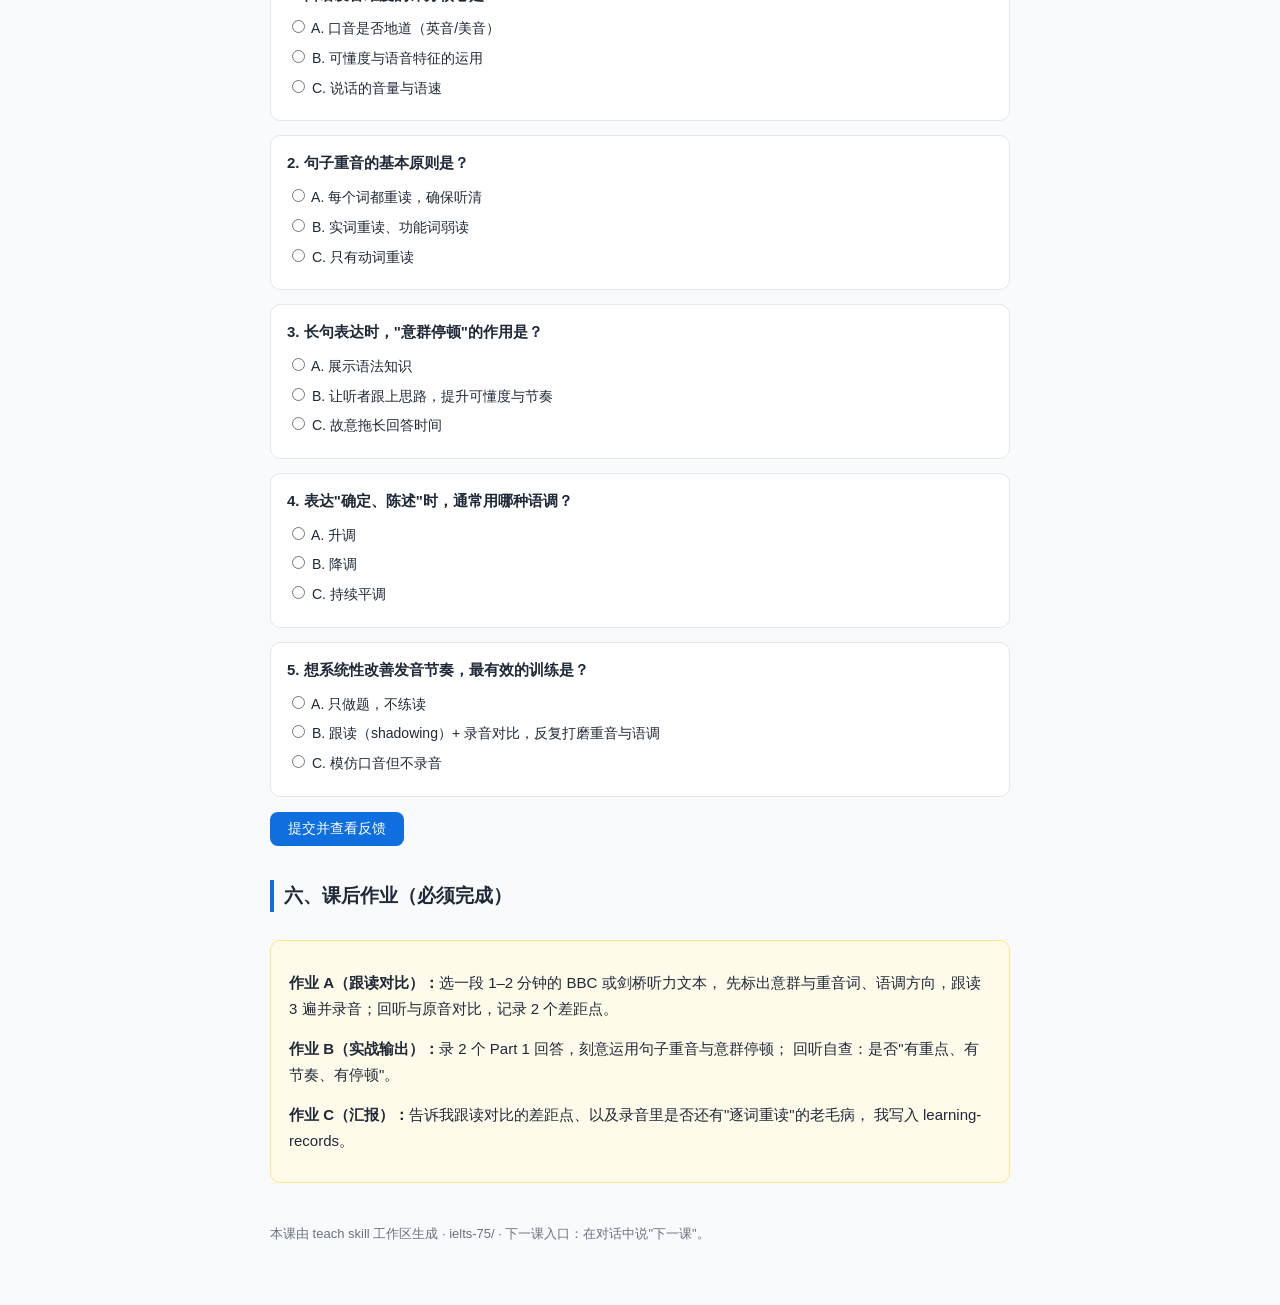
<file: lessons/0009-speaking-pronunciation.html>
<!DOCTYPE html>
<html lang="zh-CN">
<head>
<meta charset="UTF-8">
<meta name="viewport" content="width=device-width, initial-scale=1.0">
<title>第 9 课 · 口语发音进阶：重音、语调与节奏</title>
<style>
  :root { --ink:#1f2937; --muted:#6b7280; --brand:#0f6fde; --line:#e5e7eb; --ok:#15803d; --bad:#b91c1c; --bg:#f8fafc; }
  * { box-sizing: border-box; }
  body { margin:0; font-family: -apple-system, "Segoe UI", "PingFang SC", "Microsoft YaHei", sans-serif;
         color:var(--ink); background:var(--bg); line-height:1.7; }
  .wrap { max-width: 780px; margin: 0 auto; padding: 32px 20px 60px; }
  h1 { font-size: 26px; margin: 0 0 4px; }
  .meta { color:var(--muted); font-size: 14px; margin-bottom: 24px; }
  h2 { font-size: 19px; margin: 34px 0 12px; border-left: 4px solid var(--brand); padding-left: 10px; }
  h3 { font-size: 16px; margin: 18px 0 8px; }
  p, li { font-size: 15px; }
  .card { background:#fff; border:1px solid var(--line); border-radius:10px; padding:16px 18px; margin:12px 0; }
  table { width:100%; border-collapse: collapse; font-size: 14px; background:#fff; border:1px solid var(--line); border-radius:10px; overflow:hidden; }
  th, td { border:1px solid var(--line); padding:8px 10px; text-align:left; vertical-align:top; }
  th { background:#eef4fb; }
  .tag { display:inline-block; font-size:12px; background:#eef4fb; color:var(--brand); border-radius:20px; padding:2px 10px; margin-right:6px; }
  .code { background:#0f172a; color:#e2e8f0; border-radius:8px; padding:10px 14px; font-family: ui-monospace, "SF Mono", Consolas, monospace; font-size:14px; overflow-x:auto; white-space:pre; }
  .quiz-q { background:#fff; border:1px solid var(--line); border-radius:10px; padding:14px 16px; margin:14px 0; }
  .quiz-q .q-title { font-weight:600; font-size:15px; margin-bottom:10px; }
  .opt { display:block; margin:6px 0; font-size:14px; }
  button { background:var(--brand); color:#fff; border:0; border-radius:8px; padding:8px 18px; font-size:14px; cursor:pointer; }
  button:hover { opacity:.85; }
  .fb { margin-top:8px; font-size:13px; padding:8px 10px; border-radius:8px; display:none; }
  .fb.good { display:block; background:#f0fdf4; color:var(--ok); }
  .fb.bad { display:block; background:#fef2f2; color:var(--bad); }
  .hw { background:#fffbeb; border:1px solid #fde68a; border-radius:10px; padding:14px 18px; margin-top:28px; }
  .done { text-align:center; color:var(--ok); font-weight:600; display:none; margin-top:24px; }
  footer { margin-top:40px; color:var(--muted); font-size:13px; }
</style>
</head>
<body>
<div class="wrap">
  <h1>第 9 课 · 口语发音进阶：重音、语调与节奏</h1>
  <div class="meta"><span class="tag">lesson 0009</span> 约 50 分钟 · 来源：BBC Learning English 发音专题 + IELTS 官方发音维度描述（见 RESOURCES.md） · 本课目标：学完后，你能把第 2 课学到的连读弱读运用到实际输出，掌握单词重音、句子重音、语调与意群停顿，让口语"有节奏、有重点、像英语"。</div>

  <h2>一、发音维度的评分逻辑（先理解，再练）</h2>
  <div class="card">口语发音维度评的是<strong>可懂度与语音特征的运用</strong>，不是口音。
  7.5 档要求：能运用多种发音特征，整体清晰可懂，偶有偏差。
  也就是说——不要求你像英国人，但要求你的句子<strong>有节奏、有重点、语调有变化</strong>。
  这节把"听懂连读弱读"（第 2 课）升级为"自己说得出节奏"。</div>

  <h2>二、三级节奏：从单词到句子</h2>
  <h3>1. 单词重音（Word stress）</h3>
  <p>多音节词有固定重音位置，读错会直接影响可懂度。例：
  <strong>comPAtible</strong>（重音在第二音节）、<strong>inTELligent</strong>（第二音节）、
  <strong>DEsire</strong>（第一音节）。不确定时查词典，重音位置要记准。</p>
  <h3>2. 句子重音（Sentence stress）</h3>
  <p>回到第 2 课：<strong>实词重读、功能词弱读</strong>。这是英语节奏的骨架：</p>
  <div class="code">I wanted to go to the STATION （station 重读，to 弱读）
What I ENJOY most about it is the VIEW （enjoy / view 重读）</div>
  <h3>3. 意群与停顿（Chunking）</h3>
  <p>长句要按意群切分，在意群之间自然停顿，而不是逐词蹦或一口气念到底：</p>
  <div class="code">错误：I-wanted-to-go-to-the-station-this-morning（没有停顿）
正确：I wanted to go to the station | this morning | and I got there on time.</div>

  <h2>三、语调：让表达有情绪与重点</h2>
  <table>
    <tr><th style="width:140px">语调</th><th>功能</th><th>示例</th></tr>
    <tr><td>降调（falling）</td><td>陈述、确定、结束</td><td>"I've been living here for three years. ↘"</td></tr>
    <tr><td>升调（rising）</td><td>疑问、不确定、邀请继续</td><td>"And that's when I decided to change. ↗"</td></tr>
    <tr><td>降升调（fall-rise）</td><td>委婉、保留、对比强调</td><td>"It was good, ↘↗ but not perfect."</td></tr>
  </table>
  <div class="card"><strong>练习要点：</strong>语调不是"凭感觉"，而是有功能的。
  表达确定用降调，表达对比或保留用降升调。多跟读、多录音对比，让语调自然附着在句子上。</div>

  <h2>四、常见中式发音问题自查</h2>
  <table>
    <tr><th>问题</th><th>表现</th><th>改进</th></tr>
    <tr><td>逐词重读</td><td>每个词都一样重，节奏平</td><td>练句子重音：实词重、功能词弱</td></tr>
    <tr><td>语调平淡</td><td>从头到尾一个调</td><td>按意群标记语调，跟读模仿</td></tr>
    <tr><td>无停顿</td><td>长句一口气，听者跟不上</td><td>按意群切分，意群间停 0.2–0.5 秒</td></tr>
    <tr><td>单词重音错位</td><td>多音节词重音位置错</td><td>查词典记重音，做重音卡片</td></tr>
  </table>

  <h2>五、随堂测验（检索练习）</h2>

  <div class="quiz-q">
    <div class="q-title">1. 口语发音维度的评分核心是？</div>
    <label class="opt"><input type="radio" name="q1" value="a"> A. 口音是否地道（英音/美音）</label>
    <label class="opt"><input type="radio" name="q1" value="b"> B. 可懂度与语音特征的运用</label>
    <label class="opt"><input type="radio" name="q1" value="c"> C. 说话的音量与语速</label>
    <div class="fb"></div>
  </div>

  <div class="quiz-q">
    <div class="q-title">2. 句子重音的基本原则是？</div>
    <label class="opt"><input type="radio" name="q2" value="a"> A. 每个词都重读，确保听清</label>
    <label class="opt"><input type="radio" name="q2" value="b"> B. 实词重读、功能词弱读</label>
    <label class="opt"><input type="radio" name="q2" value="c"> C. 只有动词重读</label>
    <div class="fb"></div>
  </div>

  <div class="quiz-q">
    <div class="q-title">3. 长句表达时，"意群停顿"的作用是？</div>
    <label class="opt"><input type="radio" name="q3" value="a"> A. 展示语法知识</label>
    <label class="opt"><input type="radio" name="q3" value="b"> B. 让听者跟上思路，提升可懂度与节奏</label>
    <label class="opt"><input type="radio" name="q3" value="c"> C. 故意拖长回答时间</label>
    <div class="fb"></div>
  </div>

  <div class="quiz-q">
    <div class="q-title">4. 表达"确定、陈述"时，通常用哪种语调？</div>
    <label class="opt"><input type="radio" name="q4" value="a"> A. 升调</label>
    <label class="opt"><input type="radio" name="q4" value="b"> B. 降调</label>
    <label class="opt"><input type="radio" name="q4" value="c"> C. 持续平调</label>
    <div class="fb"></div>
  </div>

  <div class="quiz-q">
    <div class="q-title">5. 想系统性改善发音节奏，最有效的训练是？</div>
    <label class="opt"><input type="radio" name="q5" value="a"> A. 只做题，不练读</label>
    <label class="opt"><input type="radio" name="q5" value="b"> B. 跟读（shadowing）+ 录音对比，反复打磨重音与语调</label>
    <label class="opt"><input type="radio" name="q5" value="c"> C. 模仿口音但不录音</label>
    <div class="fb"></div>
  </div>

  <p><button id="checkQuiz">提交并查看反馈</button></p>

  <div class="done" id="doneMsg">✔ 本课完成。请完成下方作业——发音是"听录音对比"练出来的，不是看会的。</div>

  <h2>六、课后作业（必须完成）</h2>
  <div class="hw">
    <p><strong>作业 A（跟读对比）：</strong>选一段 1–2 分钟的 BBC 或剑桥听力文本，
       先标出意群与重音词、语调方向，跟读 3 遍并录音；回听与原音对比，记录 2 个差距点。</p>
    <p><strong>作业 B（实战输出）：</strong>录 2 个 Part 1 回答，刻意运用句子重音与意群停顿；
       回听自查：是否"有重点、有节奏、有停顿"。</p>
    <p><strong>作业 C（汇报）：</strong>告诉我跟读对比的差距点、以及录音里是否还有"逐词重读"的老毛病，
       我写入 learning-records。</p>
  </div>

  <footer>本课由 teach skill 工作区生成 · ielts-75/ · 下一课入口：在对话中说"下一课"。</footer>
</div>

<script>
  const answers = { q1:'b', q2:'b', q3:'b', q4:'b', q5:'b' };
  const explain = {
    q1: '对。发音维度看可懂度与语音特征运用，不看口音。',
    q2: '对。实词重读、功能词弱读，是英语节奏的骨架。',
    q3: '对。意群停顿让听者跟上思路，直接提升可懂度。',
    q4: '对。陈述与确定用降调，疑问用升调，对比保留用降升调。',
    q5: '对。跟读 + 录音对比，是打磨节奏最有效且必须的方式。'
  };
  document.getElementById('checkQuiz').addEventListener('click', function () {
    let allRight = true;
    const qs = ['q1','q2','q3','q4','q5'];
    qs.forEach(function (n) {
      const qEl = document.querySelector('[name="'+n+'"]').closest('.quiz-q');
      const fb = qEl.querySelector('.fb');
      const picked = qEl.querySelector('[name="'+n+'"]:checked');
      if (!picked) { fb.className = 'fb bad'; fb.textContent = '⚠ 还没有选择。'; allRight = false; return; }
      if (picked.value === answers[n]) { fb.className = 'fb good'; fb.textContent = '✔ 正确。' + explain[n]; }
      else { fb.className = 'fb bad'; fb.textContent = '✘ 再想想：正确答案是 ' + answers[n].toUpperCase() + '。' + explain[n]; allRight = false; }
    });
    document.getElementById('doneMsg').style.display = allRight ? 'block' : 'none';
  });
</script>
</body>
</html>
</file>
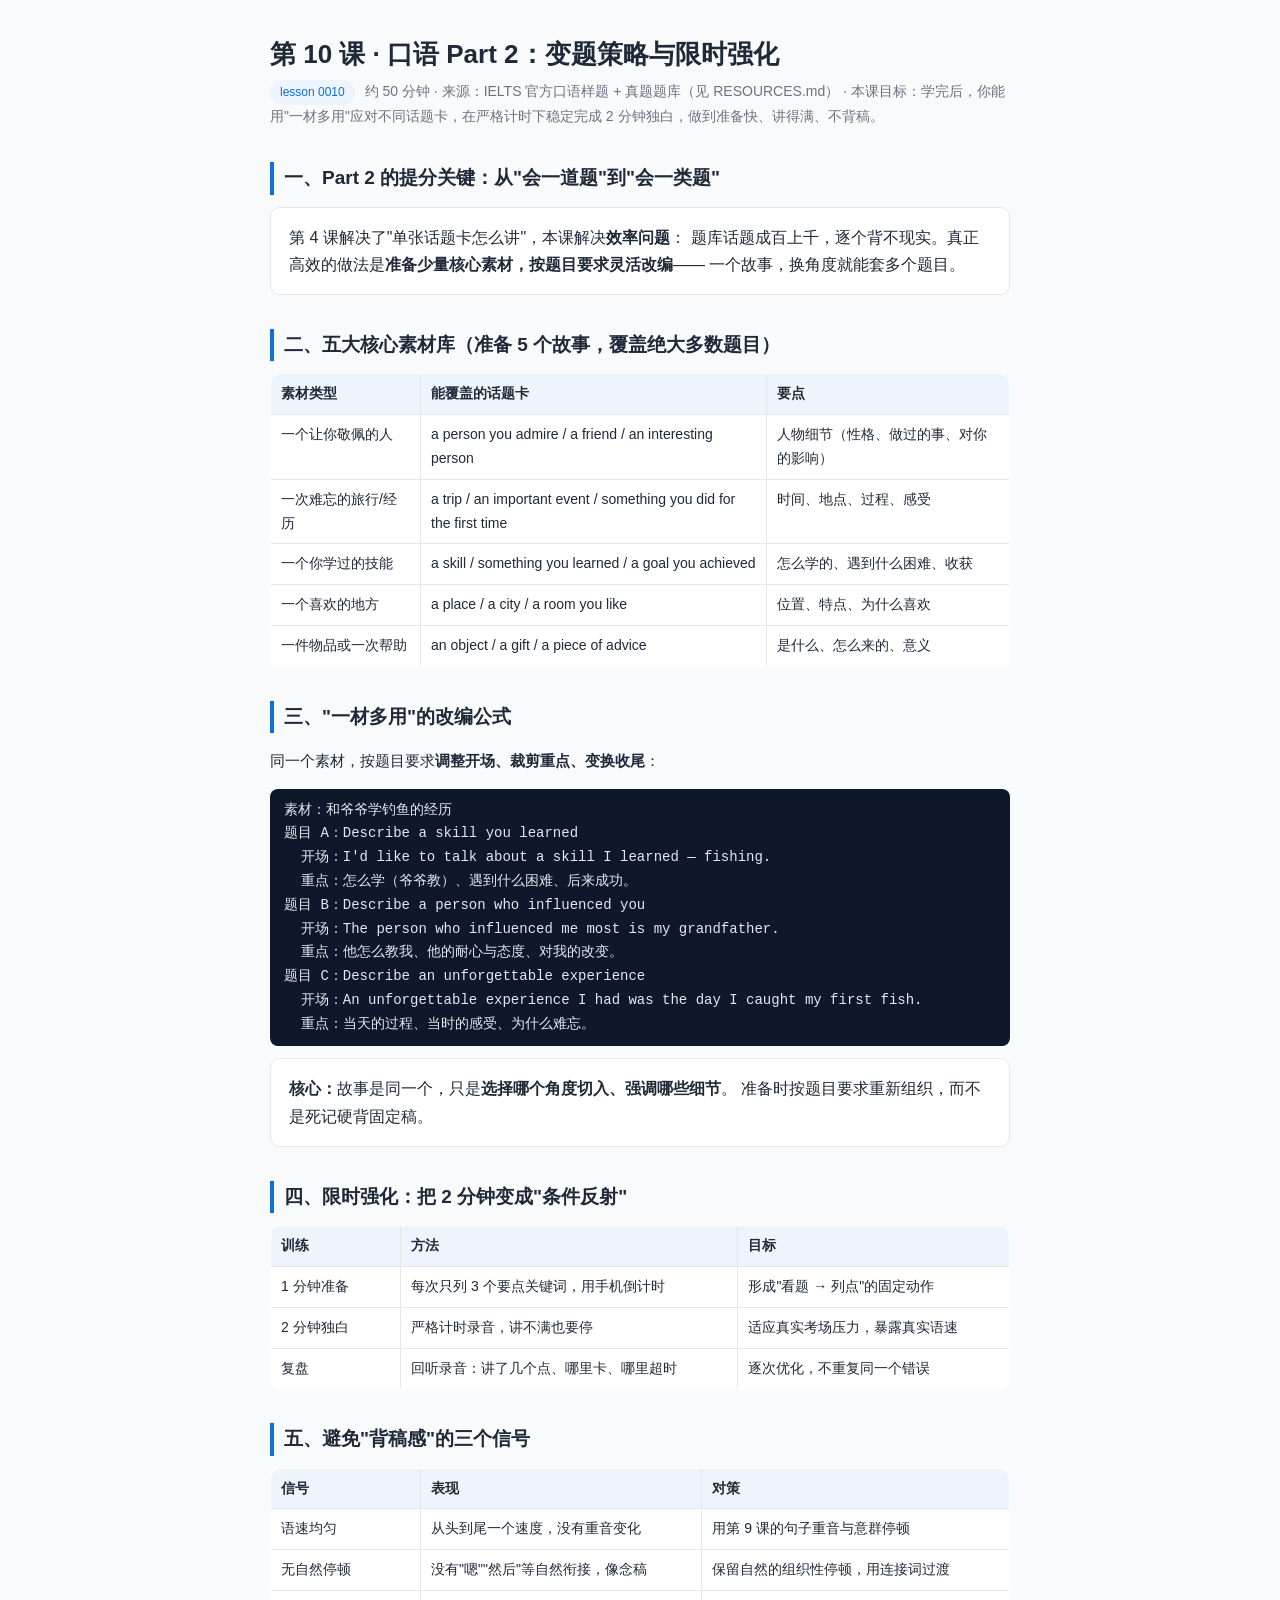
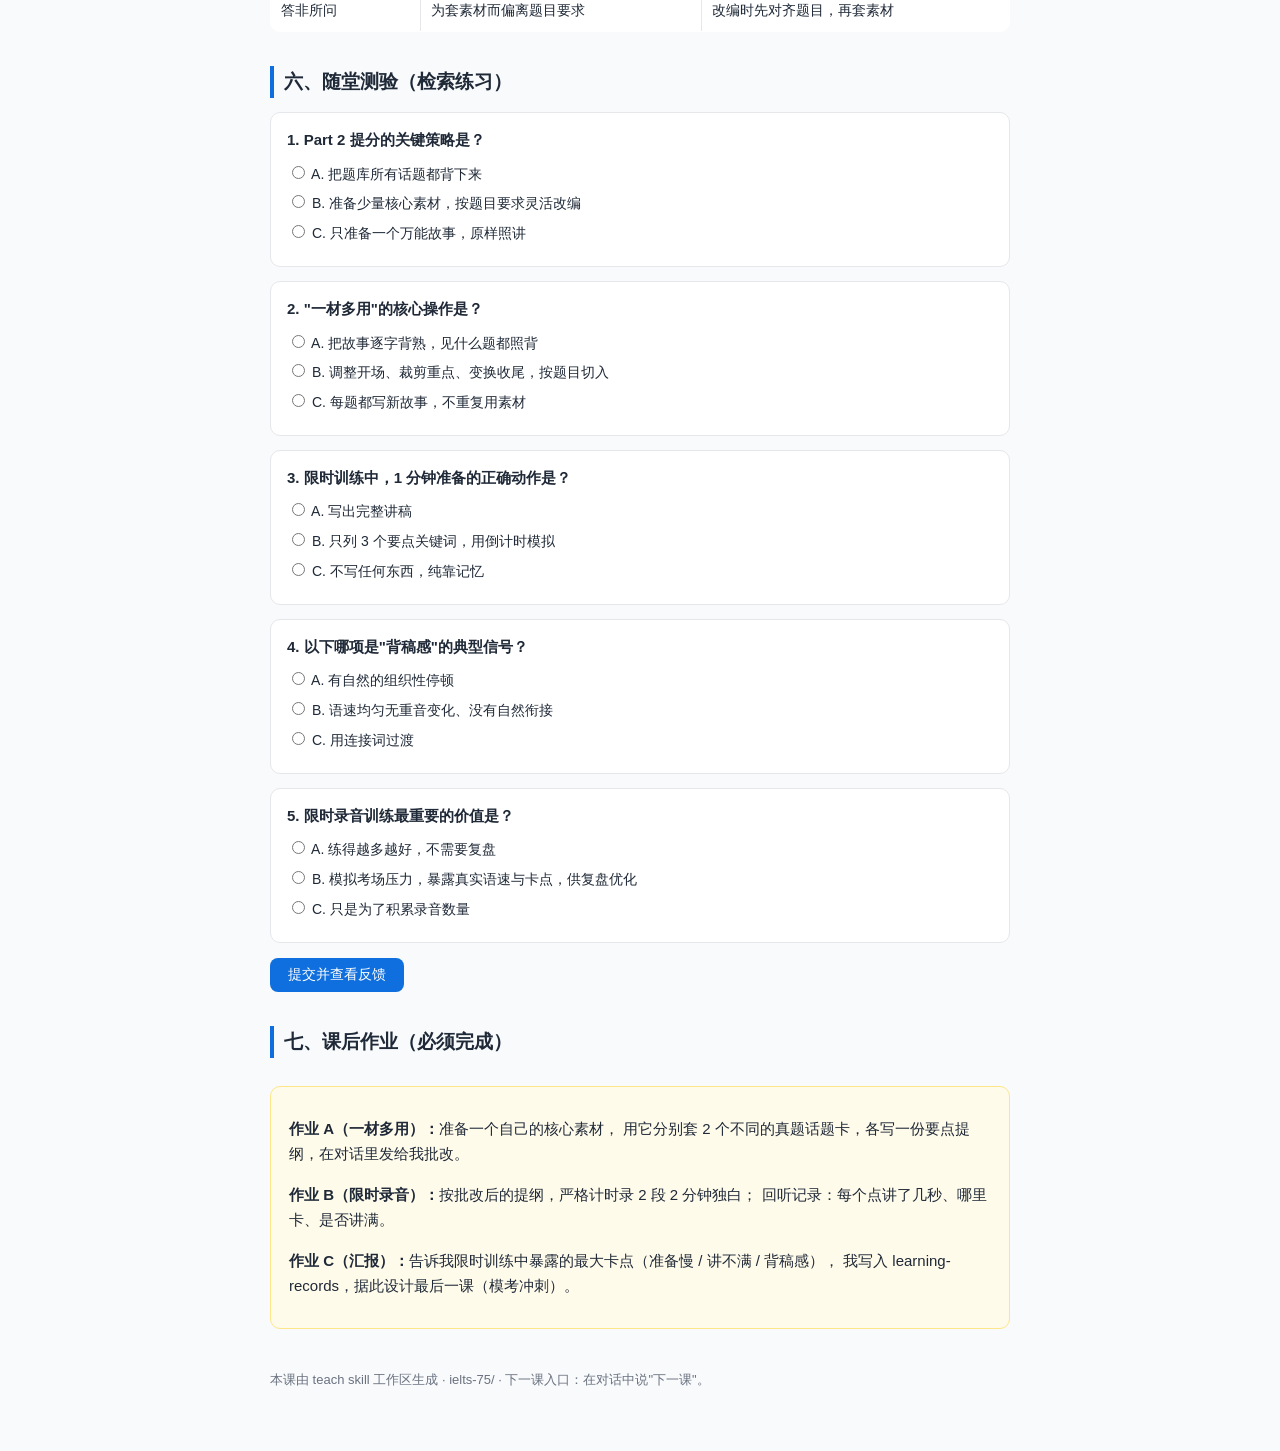
<file: lessons/0010-speaking-part2-mastery.html>
<!DOCTYPE html>
<html lang="zh-CN">
<head>
<meta charset="UTF-8">
<meta name="viewport" content="width=device-width, initial-scale=1.0">
<title>第 10 课 · 口语 Part 2：变题策略与限时强化</title>
<style>
  :root { --ink:#1f2937; --muted:#6b7280; --brand:#0f6fde; --line:#e5e7eb; --ok:#15803d; --bad:#b91c1c; --bg:#f8fafc; }
  * { box-sizing: border-box; }
  body { margin:0; font-family: -apple-system, "Segoe UI", "PingFang SC", "Microsoft YaHei", sans-serif;
         color:var(--ink); background:var(--bg); line-height:1.7; }
  .wrap { max-width: 780px; margin: 0 auto; padding: 32px 20px 60px; }
  h1 { font-size: 26px; margin: 0 0 4px; }
  .meta { color:var(--muted); font-size: 14px; margin-bottom: 24px; }
  h2 { font-size: 19px; margin: 34px 0 12px; border-left: 4px solid var(--brand); padding-left: 10px; }
  h3 { font-size: 16px; margin: 18px 0 8px; }
  p, li { font-size: 15px; }
  .card { background:#fff; border:1px solid var(--line); border-radius:10px; padding:16px 18px; margin:12px 0; }
  table { width:100%; border-collapse: collapse; font-size: 14px; background:#fff; border:1px solid var(--line); border-radius:10px; overflow:hidden; }
  th, td { border:1px solid var(--line); padding:8px 10px; text-align:left; vertical-align:top; }
  th { background:#eef4fb; }
  .tag { display:inline-block; font-size:12px; background:#eef4fb; color:var(--brand); border-radius:20px; padding:2px 10px; margin-right:6px; }
  .code { background:#0f172a; color:#e2e8f0; border-radius:8px; padding:10px 14px; font-family: ui-monospace, "SF Mono", Consolas, monospace; font-size:14px; overflow-x:auto; white-space:pre; }
  .quiz-q { background:#fff; border:1px solid var(--line); border-radius:10px; padding:14px 16px; margin:14px 0; }
  .quiz-q .q-title { font-weight:600; font-size:15px; margin-bottom:10px; }
  .opt { display:block; margin:6px 0; font-size:14px; }
  button { background:var(--brand); color:#fff; border:0; border-radius:8px; padding:8px 18px; font-size:14px; cursor:pointer; }
  button:hover { opacity:.85; }
  .fb { margin-top:8px; font-size:13px; padding:8px 10px; border-radius:8px; display:none; }
  .fb.good { display:block; background:#f0fdf4; color:var(--ok); }
  .fb.bad { display:block; background:#fef2f2; color:var(--bad); }
  .hw { background:#fffbeb; border:1px solid #fde68a; border-radius:10px; padding:14px 18px; margin-top:28px; }
  .done { text-align:center; color:var(--ok); font-weight:600; display:none; margin-top:24px; }
  footer { margin-top:40px; color:var(--muted); font-size:13px; }
</style>
</head>
<body>
<div class="wrap">
  <h1>第 10 课 · 口语 Part 2：变题策略与限时强化</h1>
  <div class="meta"><span class="tag">lesson 0010</span> 约 50 分钟 · 来源：IELTS 官方口语样题 + 真题题库（见 RESOURCES.md） · 本课目标：学完后，你能用"一材多用"应对不同话题卡，在严格计时下稳定完成 2 分钟独白，做到准备快、讲得满、不背稿。</div>

  <h2>一、Part 2 的提分关键：从"会一道题"到"会一类题"</h2>
  <div class="card">第 4 课解决了"单张话题卡怎么讲"，本课解决<strong>效率问题</strong>：
  题库话题成百上千，逐个背不现实。真正高效的做法是<strong>准备少量核心素材，按题目要求灵活改编</strong>——
  一个故事，换角度就能套多个题目。</div>

  <h2>二、五大核心素材库（准备 5 个故事，覆盖绝大多数题目）</h2>
  <table>
    <tr><th style="width:150px">素材类型</th><th>能覆盖的话题卡</th><th>要点</th></tr>
    <tr><td>一个让你敬佩的人</td><td>a person you admire / a friend / an interesting person</td><td>人物细节（性格、做过的事、对你的影响）</td></tr>
    <tr><td>一次难忘的旅行/经历</td><td>a trip / an important event / something you did for the first time</td><td>时间、地点、过程、感受</td></tr>
    <tr><td>一个你学过的技能</td><td>a skill / something you learned / a goal you achieved</td><td>怎么学的、遇到什么困难、收获</td></tr>
    <tr><td>一个喜欢的地方</td><td>a place / a city / a room you like</td><td>位置、特点、为什么喜欢</td></tr>
    <tr><td>一件物品或一次帮助</td><td>an object / a gift / a piece of advice</td><td>是什么、怎么来的、意义</td></tr>
  </table>

  <h2>三、"一材多用"的改编公式</h2>
  <p>同一个素材，按题目要求<strong>调整开场、裁剪重点、变换收尾</strong>：</p>
  <div class="code">素材：和爷爷学钓鱼的经历
题目 A：Describe a skill you learned
  开场：I'd like to talk about a skill I learned — fishing.
  重点：怎么学（爷爷教）、遇到什么困难、后来成功。
题目 B：Describe a person who influenced you
  开场：The person who influenced me most is my grandfather.
  重点：他怎么教我、他的耐心与态度、对我的改变。
题目 C：Describe an unforgettable experience
  开场：An unforgettable experience I had was the day I caught my first fish.
  重点：当天的过程、当时的感受、为什么难忘。</div>
  <div class="card"><strong>核心：</strong>故事是同一个，只是<strong>选择哪个角度切入、强调哪些细节</strong>。
  准备时按题目要求重新组织，而不是死记硬背固定稿。</div>

  <h2>四、限时强化：把 2 分钟变成"条件反射"</h2>
  <table>
    <tr><th style="width:130px">训练</th><th>方法</th><th>目标</th></tr>
    <tr><td>1 分钟准备</td><td>每次只列 3 个要点关键词，用手机倒计时</td><td>形成"看题 → 列点"的固定动作</td></tr>
    <tr><td>2 分钟独白</td><td>严格计时录音，讲不满也要停</td><td>适应真实考场压力，暴露真实语速</td></tr>
    <tr><td>复盘</td><td>回听录音：讲了几个点、哪里卡、哪里超时</td><td>逐次优化，不重复同一个错误</td></tr>
  </table>

  <h2>五、避免"背稿感"的三个信号</h2>
  <table>
    <tr><th style="width:150px">信号</th><th>表现</th><th>对策</th></tr>
    <tr><td>语速均匀</td><td>从头到尾一个速度，没有重音变化</td><td>用第 9 课的句子重音与意群停顿</td></tr>
    <tr><td>无自然停顿</td><td>没有"嗯""然后"等自然衔接，像念稿</td><td>保留自然的组织性停顿，用连接词过渡</td></tr>
    <tr><td>答非所问</td><td>为套素材而偏离题目要求</td><td>改编时先对齐题目，再套素材</td></tr>
  </table>

  <h2>六、随堂测验（检索练习）</h2>

  <div class="quiz-q">
    <div class="q-title">1. Part 2 提分的关键策略是？</div>
    <label class="opt"><input type="radio" name="q1" value="a"> A. 把题库所有话题都背下来</label>
    <label class="opt"><input type="radio" name="q1" value="b"> B. 准备少量核心素材，按题目要求灵活改编</label>
    <label class="opt"><input type="radio" name="q1" value="c"> C. 只准备一个万能故事，原样照讲</label>
    <div class="fb"></div>
  </div>

  <div class="quiz-q">
    <div class="q-title">2. "一材多用"的核心操作是？</div>
    <label class="opt"><input type="radio" name="q2" value="a"> A. 把故事逐字背熟，见什么题都照背</label>
    <label class="opt"><input type="radio" name="q2" value="b"> B. 调整开场、裁剪重点、变换收尾，按题目切入</label>
    <label class="opt"><input type="radio" name="q2" value="c"> C. 每题都写新故事，不重复用素材</label>
    <div class="fb"></div>
  </div>

  <div class="quiz-q">
    <div class="q-title">3. 限时训练中，1 分钟准备的正确动作是？</div>
    <label class="opt"><input type="radio" name="q3" value="a"> A. 写出完整讲稿</label>
    <label class="opt"><input type="radio" name="q3" value="b"> B. 只列 3 个要点关键词，用倒计时模拟</label>
    <label class="opt"><input type="radio" name="q3" value="c"> C. 不写任何东西，纯靠记忆</label>
    <div class="fb"></div>
  </div>

  <div class="quiz-q">
    <div class="q-title">4. 以下哪项是"背稿感"的典型信号？</div>
    <label class="opt"><input type="radio" name="q4" value="a"> A. 有自然的组织性停顿</label>
    <label class="opt"><input type="radio" name="q4" value="b"> B. 语速均匀无重音变化、没有自然衔接</label>
    <label class="opt"><input type="radio" name="q4" value="c"> C. 用连接词过渡</label>
    <div class="fb"></div>
  </div>

  <div class="quiz-q">
    <div class="q-title">5. 限时录音训练最重要的价值是？</div>
    <label class="opt"><input type="radio" name="q5" value="a"> A. 练得越多越好，不需要复盘</label>
    <label class="opt"><input type="radio" name="q5" value="b"> B. 模拟考场压力，暴露真实语速与卡点，供复盘优化</label>
    <label class="opt"><input type="radio" name="q5" value="c"> C. 只是为了积累录音数量</label>
    <div class="fb"></div>
  </div>

  <p><button id="checkQuiz">提交并查看反馈</button></p>

  <div class="done" id="doneMsg">✔ 本课完成。请完成下方作业——限时录音 + 一材多用是本课核心。</div>

  <h2>七、课后作业（必须完成）</h2>
  <div class="hw">
    <p><strong>作业 A（一材多用）：</strong>准备一个自己的核心素材，
       用它分别套 2 个不同的真题话题卡，各写一份要点提纲，在对话里发给我批改。</p>
    <p><strong>作业 B（限时录音）：</strong>按批改后的提纲，严格计时录 2 段 2 分钟独白；
       回听记录：每个点讲了几秒、哪里卡、是否讲满。</p>
    <p><strong>作业 C（汇报）：</strong>告诉我限时训练中暴露的最大卡点（准备慢 / 讲不满 / 背稿感），
       我写入 learning-records，据此设计最后一课（模考冲刺）。</p>
  </div>

  <footer>本课由 teach skill 工作区生成 · ielts-75/ · 下一课入口：在对话中说"下一课"。</footer>
</div>

<script>
  const answers = { q1:'b', q2:'b', q3:'b', q4:'b', q5:'b' };
  const explain = {
    q1: '对。少量核心素材 + 灵活改编，是应对海量话题卡的高效策略。',
    q2: '对。调整开场、裁剪重点、变换收尾，让素材服务于题目。',
    q3: '对。只列要点关键词 + 倒计时模拟，形成考场固定动作。',
    q4: '对。语速均匀、无自然衔接，是背稿感的典型信号。',
    q5: '对。限时录音模拟压力、暴露真实卡点，复盘才有改进方向。'
  };
  document.getElementById('checkQuiz').addEventListener('click', function () {
    let allRight = true;
    const qs = ['q1','q2','q3','q4','q5'];
    qs.forEach(function (n) {
      const qEl = document.querySelector('[name="'+n+'"]').closest('.quiz-q');
      const fb = qEl.querySelector('.fb');
      const picked = qEl.querySelector('[name="'+n+'"]:checked');
      if (!picked) { fb.className = 'fb bad'; fb.textContent = '⚠ 还没有选择。'; allRight = false; return; }
      if (picked.value === answers[n]) { fb.className = 'fb good'; fb.textContent = '✔ 正确。' + explain[n]; }
      else { fb.className = 'fb bad'; fb.textContent = '✘ 再想想：正确答案是 ' + answers[n].toUpperCase() + '。' + explain[n]; allRight = false; }
    });
    document.getElementById('doneMsg').style.display = allRight ? 'block' : 'none';
  });
</script>
</body>
</html>
</file>
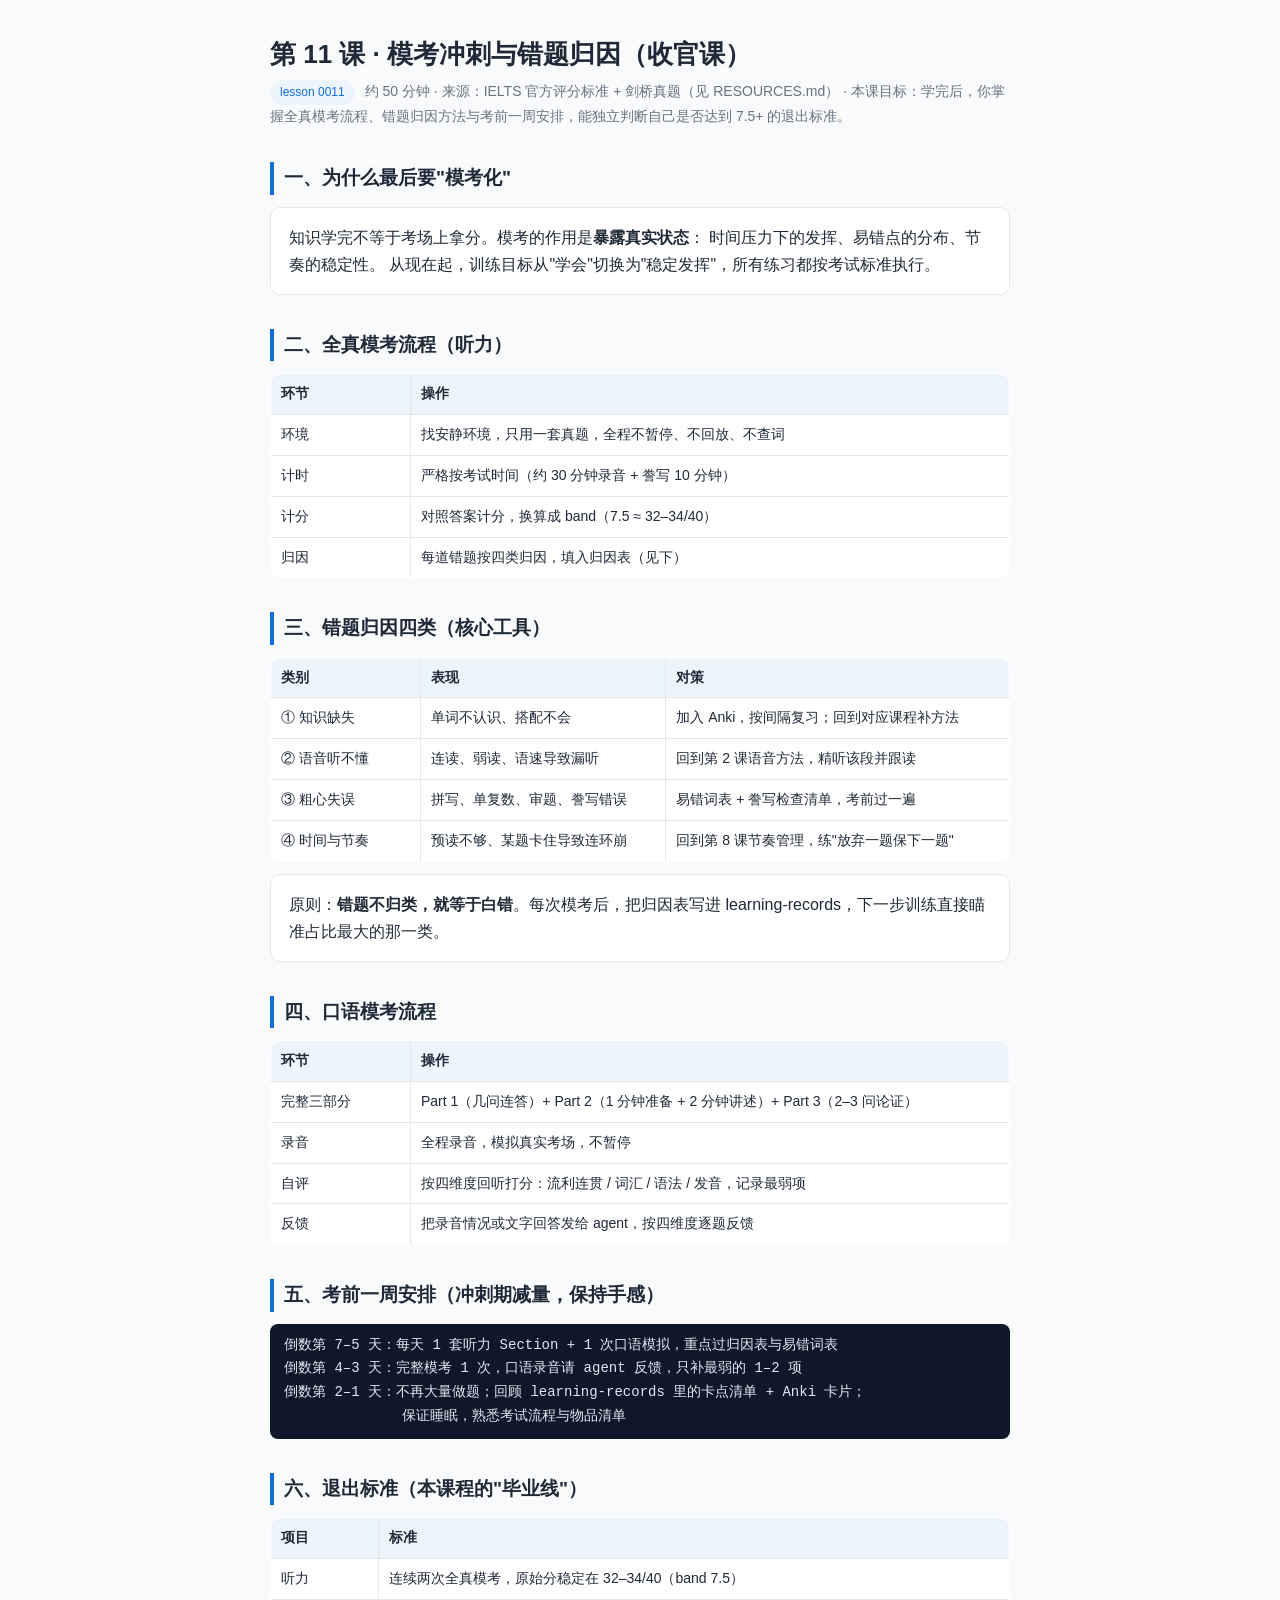
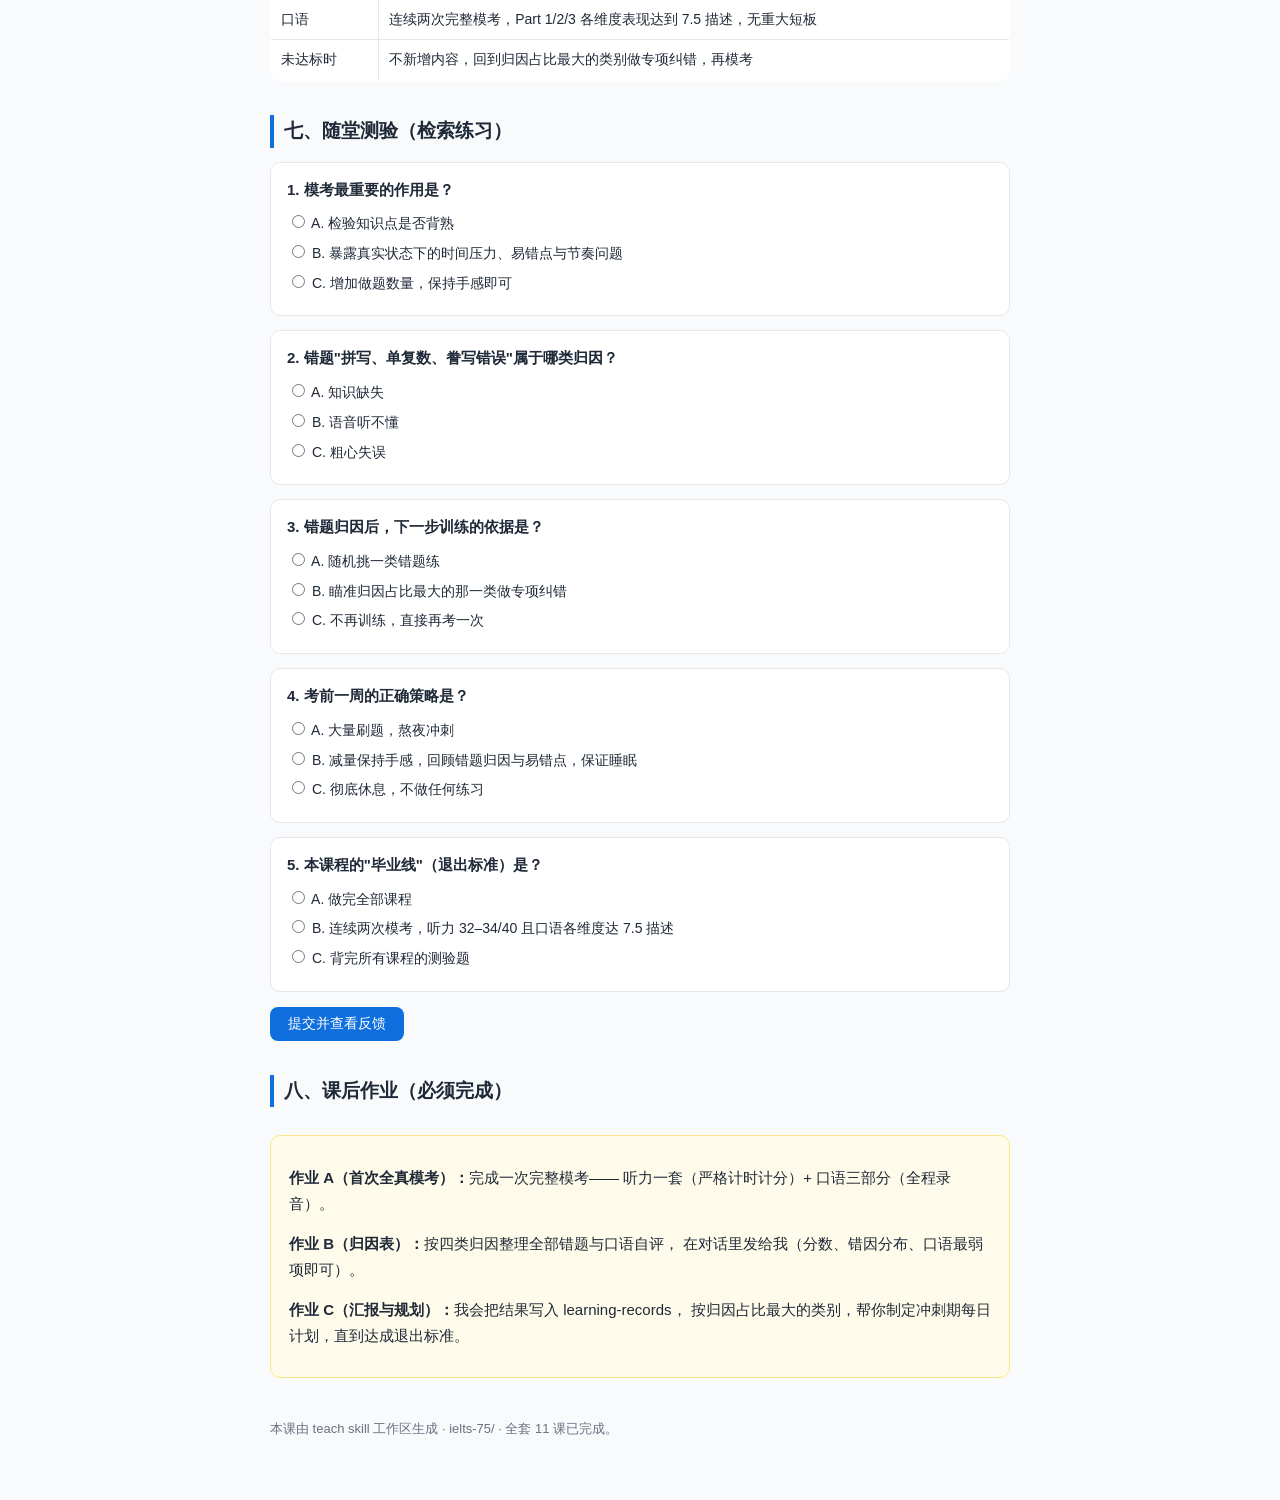
<file: lessons/0011-mock-exam-sprint.html>
<!DOCTYPE html>
<html lang="zh-CN">
<head>
<meta charset="UTF-8">
<meta name="viewport" content="width=device-width, initial-scale=1.0">
<title>第 11 课 · 模考冲刺与错题归因（收官课）</title>
<style>
  :root { --ink:#1f2937; --muted:#6b7280; --brand:#0f6fde; --line:#e5e7eb; --ok:#15803d; --bad:#b91c1c; --bg:#f8fafc; }
  * { box-sizing: border-box; }
  body { margin:0; font-family: -apple-system, "Segoe UI", "PingFang SC", "Microsoft YaHei", sans-serif;
         color:var(--ink); background:var(--bg); line-height:1.7; }
  .wrap { max-width: 780px; margin: 0 auto; padding: 32px 20px 60px; }
  h1 { font-size: 26px; margin: 0 0 4px; }
  .meta { color:var(--muted); font-size: 14px; margin-bottom: 24px; }
  h2 { font-size: 19px; margin: 34px 0 12px; border-left: 4px solid var(--brand); padding-left: 10px; }
  h3 { font-size: 16px; margin: 18px 0 8px; }
  p, li { font-size: 15px; }
  .card { background:#fff; border:1px solid var(--line); border-radius:10px; padding:16px 18px; margin:12px 0; }
  table { width:100%; border-collapse: collapse; font-size: 14px; background:#fff; border:1px solid var(--line); border-radius:10px; overflow:hidden; }
  th, td { border:1px solid var(--line); padding:8px 10px; text-align:left; vertical-align:top; }
  th { background:#eef4fb; }
  .tag { display:inline-block; font-size:12px; background:#eef4fb; color:var(--brand); border-radius:20px; padding:2px 10px; margin-right:6px; }
  .code { background:#0f172a; color:#e2e8f0; border-radius:8px; padding:10px 14px; font-family: ui-monospace, "SF Mono", Consolas, monospace; font-size:14px; overflow-x:auto; white-space:pre; }
  .quiz-q { background:#fff; border:1px solid var(--line); border-radius:10px; padding:14px 16px; margin:14px 0; }
  .quiz-q .q-title { font-weight:600; font-size:15px; margin-bottom:10px; }
  .opt { display:block; margin:6px 0; font-size:14px; }
  button { background:var(--brand); color:#fff; border:0; border-radius:8px; padding:8px 18px; font-size:14px; cursor:pointer; }
  button:hover { opacity:.85; }
  .fb { margin-top:8px; font-size:13px; padding:8px 10px; border-radius:8px; display:none; }
  .fb.good { display:block; background:#f0fdf4; color:var(--ok); }
  .fb.bad { display:block; background:#fef2f2; color:var(--bad); }
  .hw { background:#fffbeb; border:1px solid #fde68a; border-radius:10px; padding:14px 18px; margin-top:28px; }
  .done { text-align:center; color:var(--ok); font-weight:600; display:none; margin-top:24px; }
  footer { margin-top:40px; color:var(--muted); font-size:13px; }
</style>
</head>
<body>
<div class="wrap">
  <h1>第 11 课 · 模考冲刺与错题归因（收官课）</h1>
  <div class="meta"><span class="tag">lesson 0011</span> 约 50 分钟 · 来源：IELTS 官方评分标准 + 剑桥真题（见 RESOURCES.md） · 本课目标：学完后，你掌握全真模考流程、错题归因方法与考前一周安排，能独立判断自己是否达到 7.5+ 的退出标准。</div>

  <h2>一、为什么最后要"模考化"</h2>
  <div class="card">知识学完不等于考场上拿分。模考的作用是<strong>暴露真实状态</strong>：
  时间压力下的发挥、易错点的分布、节奏的稳定性。
  从现在起，训练目标从"学会"切换为"稳定发挥"，所有练习都按考试标准执行。</div>

  <h2>二、全真模考流程（听力）</h2>
  <table>
    <tr><th style="width:140px">环节</th><th>操作</th></tr>
    <tr><td>环境</td><td>找安静环境，只用一套真题，全程不暂停、不回放、不查词</td></tr>
    <tr><td>计时</td><td>严格按考试时间（约 30 分钟录音 + 誊写 10 分钟）</td></tr>
    <tr><td>计分</td><td>对照答案计分，换算成 band（7.5 ≈ 32–34/40）</td></tr>
    <tr><td>归因</td><td>每道错题按四类归因，填入归因表（见下）</td></tr>
  </table>

  <h2>三、错题归因四类（核心工具）</h2>
  <table>
    <tr><th style="width:150px">类别</th><th>表现</th><th>对策</th></tr>
    <tr><td>① 知识缺失</td><td>单词不认识、搭配不会</td><td>加入 Anki，按间隔复习；回到对应课程补方法</td></tr>
    <tr><td>② 语音听不懂</td><td>连读、弱读、语速导致漏听</td><td>回到第 2 课语音方法，精听该段并跟读</td></tr>
    <tr><td>③ 粗心失误</td><td>拼写、单复数、审题、誊写错误</td><td>易错词表 + 誊写检查清单，考前过一遍</td></tr>
    <tr><td>④ 时间与节奏</td><td>预读不够、某题卡住导致连环崩</td><td>回到第 8 课节奏管理，练"放弃一题保下一题"</td></tr>
  </table>
  <div class="card">原则：<strong>错题不归类，就等于白错</strong>。每次模考后，把归因表写进
  learning-records，下一步训练直接瞄准占比最大的那一类。</div>

  <h2>四、口语模考流程</h2>
  <table>
    <tr><th style="width:140px">环节</th><th>操作</th></tr>
    <tr><td>完整三部分</td><td>Part 1（几问连答）+ Part 2（1 分钟准备 + 2 分钟讲述）+ Part 3（2–3 问论证）</td></tr>
    <tr><td>录音</td><td>全程录音，模拟真实考场，不暂停</td></tr>
    <tr><td>自评</td><td>按四维度回听打分：流利连贯 / 词汇 / 语法 / 发音，记录最弱项</td></tr>
    <tr><td>反馈</td><td>把录音情况或文字回答发给 agent，按四维度逐题反馈</td></tr>
  </table>

  <h2>五、考前一周安排（冲刺期减量，保持手感）</h2>
  <div class="code">倒数第 7–5 天：每天 1 套听力 Section + 1 次口语模拟，重点过归因表与易错词表
倒数第 4–3 天：完整模考 1 次，口语录音请 agent 反馈，只补最弱的 1–2 项
倒数第 2–1 天：不再大量做题；回顾 learning-records 里的卡点清单 + Anki 卡片；
              保证睡眠，熟悉考试流程与物品清单</div>

  <h2>六、退出标准（本课程的"毕业线"）</h2>
  <table>
    <tr><th>项目</th><th>标准</th></tr>
    <tr><td>听力</td><td>连续两次全真模考，原始分稳定在 32–34/40（band 7.5）</td></tr>
    <tr><td>口语</td><td>连续两次完整模考，Part 1/2/3 各维度表现达到 7.5 描述，无重大短板</td></tr>
    <tr><td>未达标时</td><td>不新增内容，回到归因占比最大的类别做专项纠错，再模考</td></tr>
  </table>

  <h2>七、随堂测验（检索练习）</h2>

  <div class="quiz-q">
    <div class="q-title">1. 模考最重要的作用是？</div>
    <label class="opt"><input type="radio" name="q1" value="a"> A. 检验知识点是否背熟</label>
    <label class="opt"><input type="radio" name="q1" value="b"> B. 暴露真实状态下的时间压力、易错点与节奏问题</label>
    <label class="opt"><input type="radio" name="q1" value="c"> C. 增加做题数量，保持手感即可</label>
    <div class="fb"></div>
  </div>

  <div class="quiz-q">
    <div class="q-title">2. 错题"拼写、单复数、誊写错误"属于哪类归因？</div>
    <label class="opt"><input type="radio" name="q2" value="a"> A. 知识缺失</label>
    <label class="opt"><input type="radio" name="q2" value="b"> B. 语音听不懂</label>
    <label class="opt"><input type="radio" name="q2" value="c"> C. 粗心失误</label>
    <div class="fb"></div>
  </div>

  <div class="quiz-q">
    <div class="q-title">3. 错题归因后，下一步训练的依据是？</div>
    <label class="opt"><input type="radio" name="q3" value="a"> A. 随机挑一类错题练</label>
    <label class="opt"><input type="radio" name="q3" value="b"> B. 瞄准归因占比最大的那一类做专项纠错</label>
    <label class="opt"><input type="radio" name="q3" value="c"> C. 不再训练，直接再考一次</label>
    <div class="fb"></div>
  </div>

  <div class="quiz-q">
    <div class="q-title">4. 考前一周的正确策略是？</div>
    <label class="opt"><input type="radio" name="q4" value="a"> A. 大量刷题，熬夜冲刺</label>
    <label class="opt"><input type="radio" name="q4" value="b"> B. 减量保持手感，回顾错题归因与易错点，保证睡眠</label>
    <label class="opt"><input type="radio" name="q4" value="c"> C. 彻底休息，不做任何练习</label>
    <div class="fb"></div>
  </div>

  <div class="quiz-q">
    <div class="q-title">5. 本课程的"毕业线"（退出标准）是？</div>
    <label class="opt"><input type="radio" name="q5" value="a"> A. 做完全部课程</label>
    <label class="opt"><input type="radio" name="q5" value="b"> B. 连续两次模考，听力 32–34/40 且口语各维度达 7.5 描述</label>
    <label class="opt"><input type="radio" name="q5" value="c"> C. 背完所有课程的测验题</label>
    <div class="fb"></div>
  </div>

  <p><button id="checkQuiz">提交并查看反馈</button></p>

  <div class="done" id="doneMsg">✔ 本课（全套课程）完成。请完成下方作业——第一次全真模考是进入冲刺期的标志。</div>

  <h2>八、课后作业（必须完成）</h2>
  <div class="hw">
    <p><strong>作业 A（首次全真模考）：</strong>完成一次完整模考——
       听力一套（严格计时计分）+ 口语三部分（全程录音）。</p>
    <p><strong>作业 B（归因表）：</strong>按四类归因整理全部错题与口语自评，
       在对话里发给我（分数、错因分布、口语最弱项即可）。</p>
    <p><strong>作业 C（汇报与规划）：</strong>我会把结果写入 learning-records，
       按归因占比最大的类别，帮你制定冲刺期每日计划，直到达成退出标准。</p>
  </div>

  <footer>本课由 teach skill 工作区生成 · ielts-75/ · 全套 11 课已完成。</footer>
</div>

<script>
  const answers = { q1:'b', q2:'c', q3:'b', q4:'b', q5:'b' };
  const explain = {
    q1: '对。模考暴露的是真实状态下的时间、易错与节奏问题，而非单纯的知识点记忆。',
    q2: '对。拼写、单复数、誊写属于粗心失误，靠检查清单与易错词表解决。',
    q3: '对。归因的意义就在于瞄准最大占比，做专项纠错而非盲目刷题。',
    q4: '对。考前减量、回顾归因与易错点、保证睡眠，是稳定发挥的关键。',
    q5: '对。连续两次模考达标，才是本课程的毕业标准。'
  };
  document.getElementById('checkQuiz').addEventListener('click', function () {
    let allRight = true;
    const qs = ['q1','q2','q3','q4','q5'];
    qs.forEach(function (n) {
      const qEl = document.querySelector('[name="'+n+'"]').closest('.quiz-q');
      const fb = qEl.querySelector('.fb');
      const picked = qEl.querySelector('[name="'+n+'"]:checked');
      if (!picked) { fb.className = 'fb bad'; fb.textContent = '⚠ 还没有选择。'; allRight = false; return; }
      if (picked.value === answers[n]) { fb.className = 'fb good'; fb.textContent = '✔ 正确。' + explain[n]; }
      else { fb.className = 'fb bad'; fb.textContent = '✘ 再想想：正确答案是 ' + answers[n].toUpperCase() + '。' + explain[n]; allRight = false; }
    });
    document.getElementById('doneMsg').style.display = allRight ? 'block' : 'none';
  });
</script>
</body>
</html>
</file>
<file: css/style.css>
:root{
    --bg1:#0f172a; --bg2:#1e1b4b; --card:#16213a; --card2:#1c2a4a;
    --line:#2b3b5c; --txt:#e8eefc; --dim:#93a4c9;
    --cyan:#22d3ee; --amber:#fbbf24; --violet:#a78bfa; --green:#34d399; --rose:#fb7185;
    --r:14px;
  }
  *{box-sizing:border-box;margin:0;padding:0}
  body{
    font-family:-apple-system,BlinkMacSystemFont,"Segoe UI","PingFang SC","Microsoft YaHei",sans-serif;
    background:radial-gradient(1200px 600px at 80% -10%, #243b6e 0%, transparent 60%),
               linear-gradient(160deg,var(--bg1),var(--bg2));
    color:var(--txt); min-height:100vh; padding-bottom:80px;
  }
  .wrap{max-width:1080px;margin:0 auto;padding:0 20px}
  /* ===== 顶栏 ===== */
  header{position:sticky;top:0;z-index:50;background:rgba(15,23,42,.85);backdrop-filter:blur(8px);border-bottom:1px solid var(--line)}
  .nav{display:flex;align-items:center;justify-content:space-between;height:60px}
  .brand{display:flex;align-items:center;gap:10px;font-weight:800;font-size:18px}
  .logo{width:34px;height:34px;border-radius:9px;background:linear-gradient(135deg,var(--cyan),var(--violet));display:flex;align-items:center;justify-content:center;font-size:18px;box-shadow:0 0 18px rgba(34,211,238,.4)}
  .nav-stats{display:flex;align-items:center;gap:14px}
  .ring{position:relative;width:44px;height:44px}
  .ring svg{transform:rotate(-90deg)}
  .ring .pct{position:absolute;inset:0;display:flex;align-items:center;justify-content:center;font-size:11px;font-weight:800;color:var(--cyan)}
  .badge-chip{display:flex;align-items:center;gap:6px;background:var(--card);border:1px solid var(--line);border-radius:20px;padding:5px 12px;font-size:13px}
  /* ===== 英雄区 ===== */
  .hero{text-align:center;padding:64px 0 36px}
  .hero h1{font-size:40px;letter-spacing:1px;background:linear-gradient(90deg,#7dd3fc,#a78bfa);-webkit-background-clip:text;background-clip:text;color:transparent}
  .hero p{color:var(--dim);margin:12px auto 0;max-width:640px;line-height:1.7}
  .stat-chips{display:flex;flex-wrap:wrap;justify-content:center;gap:10px;margin:26px 0}
  .chip{background:var(--card);border:1px solid var(--line);border-radius:20px;padding:8px 16px;font-size:13px;color:var(--dim)}
  .chip b{color:var(--txt);font-size:15px;margin-right:4px}
  .btn{display:inline-block;border:none;cursor:pointer;border-radius:12px;padding:14px 38px;font-size:16px;font-weight:800;color:#06222b;
    background:linear-gradient(135deg,var(--cyan),#38bdf8);box-shadow:0 6px 24px rgba(34,211,238,.35);transition:transform .15s}
  .btn:hover{transform:translateY(-2px)}
  .btn.ghost{background:var(--card);color:var(--txt);border:1px solid var(--line);box-shadow:none}
  .btn.small{padding:9px 18px;font-size:13px}
  .btn.done{background:linear-gradient(135deg,var(--green),#10b981);color:#052e1c;box-shadow:0 6px 24px rgba(52,211,153,.3)}
  /* ===== 区块 ===== */
  section{margin-top:56px}
  .sec-head{display:flex;align-items:center;gap:12px;margin-bottom:20px}
  .sec-head .icon{width:40px;height:40px;border-radius:11px;background:var(--card);border:1px solid var(--line);display:flex;align-items:center;justify-content:center;font-size:20px}
  .sec-head h2{font-size:22px}
  .sec-head .sub{color:var(--dim);font-size:13px;margin-top:2px}
  /* ===== 课程路径（时间轴） ===== */
  .path{position:relative;padding-left:8px}
  .path::before{content:"";position:absolute;left:27px;top:18px;bottom:18px;width:2px;
    background:repeating-linear-gradient(var(--line) 0 8px,transparent 8px 14px)}
  .node{position:relative;display:flex;gap:16px;padding:10px 0}
  .node .dot{position:relative;z-index:2;width:34px;height:34px;border-radius:50%;flex-shrink:0;
    background:var(--card);border:2px solid var(--line);display:flex;align-items:center;justify-content:center;font-size:16px;transition:.2s}
  .node.done .dot{background:linear-gradient(135deg,var(--green),#10b981);border-color:var(--green);box-shadow:0 0 14px rgba(52,211,153,.5)}
  .node .card{flex:1;background:var(--card);border:1px solid var(--line);border-radius:var(--r);padding:14px 18px;cursor:pointer;transition:.15s}
  .node .card:hover{border-color:var(--cyan);transform:translateX(4px)}
  .node .card h3{font-size:15px;display:flex;justify-content:space-between;align-items:center}
  .node .card p{color:var(--dim);font-size:13px;margin-top:4px;line-height:1.5}
  .tag{font-size:11px;padding:2px 8px;border-radius:10px;background:var(--card2);border:1px solid var(--line);color:var(--dim)}
  .tag.p0{color:var(--rose);border-color:rgba(251,113,133,.4)}
  .tag.p1{color:var(--amber);border-color:rgba(251,191,36,.4)}
  .tag.p2{color:var(--violet);border-color:rgba(167,139,250,.4)}
  /* ===== 卡片网格 ===== */
  .grid{display:grid;grid-template-columns:repeat(auto-fill,minmax(240px,1fr));gap:14px}
  .card{background:var(--card);border:1px solid var(--line);border-radius:var(--r);padding:16px;cursor:pointer;transition:.15s;position:relative;overflow:hidden}
  .card:hover{border-color:var(--cyan);transform:translateY(-3px);box-shadow:0 8px 24px rgba(0,0,0,.3)}
  .card.done::after{content:"✓";position:absolute;top:10px;right:12px;color:var(--green);font-weight:800}
  .card h3{font-size:14px;line-height:1.4}
  .card p{color:var(--dim);font-size:12px;margin-top:6px;line-height:1.5}
  .card .mini{margin-top:8px;font-size:12px;color:var(--cyan);font-family:ui-monospace,monospace;
    background:rgba(34,211,238,.08);border:1px solid rgba(34,211,238,.2);border-radius:8px;padding:6px 8px;word-break:break-all}
  .tabs{display:flex;flex-wrap:wrap;gap:8px;margin-bottom:16px}
  .tab{border:1px solid var(--line);background:var(--card);color:var(--dim);border-radius:18px;padding:6px 14px;font-size:13px;cursor:pointer}
  .tab.active{background:var(--cyan);color:#06222b;border-color:var(--cyan);font-weight:700}
  .tab .n{opacity:.7;margin-left:4px}
  /* ===== 徽章 ===== */
  .badge{background:var(--card);border:1px solid var(--line);border-radius:var(--r);padding:18px 14px;text-align:center;opacity:.5;transition:.2s}
  .badge.on{opacity:1;border-color:var(--amber);box-shadow:0 0 20px rgba(251,191,36,.25);background:linear-gradient(180deg,rgba(251,191,36,.12),var(--card))}
  .badge .em{font-size:34px}
  .badge h3{font-size:13px;margin-top:8px}
  .badge p{font-size:11px;color:var(--dim);margin-top:4px}
  /* ===== 弹窗 ===== */
  #modal-mask{position:fixed;inset:0;background:rgba(8,12,25,.75);display:none;align-items:center;justify-content:center;z-index:100;padding:20px}
  #modal-mask.show{display:flex}
  .modal{background:var(--card);border:1px solid var(--line);border-radius:18px;max-width:640px;width:100%;max-height:82vh;overflow:auto;padding:28px;position:relative}
  .modal h2{font-size:20px;display:flex;align-items:center;gap:10px}
  .modal .close{position:absolute;top:14px;right:16px;background:none;border:none;color:var(--dim);font-size:22px;cursor:pointer}
  .modal p,.modal li{color:var(--dim);line-height:1.7;font-size:14px}
  .modal ul{margin:10px 0 10px 20px}
  .modal .expr{background:rgba(34,211,238,.08);border-left:3px solid var(--cyan);border-radius:8px;padding:10px 14px;margin:12px 0;color:var(--txt);font-size:14px;line-height:1.8}
  .modal .file{font-family:ui-monospace,monospace;font-size:12px;color:var(--green);background:rgba(52,211,153,.08);border:1px dashed rgba(52,211,153,.4);border-radius:8px;padding:8px 10px;margin-top:14px;word-break:break-all}
  /* ===== 诊断游戏 ===== */
  .quiz-q{background:var(--card);border:1px solid var(--line);border-radius:var(--r);padding:20px;margin-top:16px}
  .quiz-q .stem{font-size:15px;margin-bottom:12px;line-height:1.6}
  .opt{display:block;width:100%;text-align:left;background:var(--card2);border:1px solid var(--line);color:var(--txt);
    border-radius:10px;padding:12px 14px;margin-top:10px;cursor:pointer;font-size:14px;transition:.15s}
  .opt:hover{border-color:var(--cyan)}
  .opt.right{border-color:var(--green);background:rgba(52,211,153,.12)}
  .opt.wrong{border-color:var(--rose);background:rgba(251,113,133,.12)}
  .feedback{margin-top:12px;font-size:13px;color:var(--dim);line-height:1.6;display:none}
  .feedback.show{display:block}
  .profile-card{background:linear-gradient(135deg,rgba(34,211,238,.12),rgba(167,139,250,.12));border:1px solid var(--cyan);border-radius:var(--r);padding:20px;margin-top:16px}
  .profile-card h3{color:var(--cyan);margin-bottom:8px}
  .result-line{font-size:16px;font-weight:800;margin-bottom:10px}
  /* ===== 演练舱 ===== */
  #pod-mask{position:fixed;inset:0;background:rgba(8,12,25,.92);backdrop-filter:blur(4px);display:none;z-index:150;overflow:auto;padding:24px}
  #pod-mask.show{display:block}
  /* 模考冲刺覆盖层：此前缺失 display:none，导致空容器以静态块一直占位渲染 */
  #mock-mask{position:fixed;inset:0;background:rgba(8,12,25,.92);backdrop-filter:blur(4px);display:none;z-index:160;overflow:auto;padding:24px}
  #mock-mask.show{display:block}
  /* 内容阅读器覆盖层（课程/模块/场景共用）：顶栏返回+进度 / 中部同源 iframe / 底栏「完成并测验」 */
  #reader-mask{position:fixed;inset:0;background:rgba(8,12,25,.94);backdrop-filter:blur(4px);display:none;z-index:170;overflow:hidden;padding:14px}
  #reader-mask.show{display:flex;flex-direction:column}
  .reader{max-width:860px;width:100%;margin:0 auto;flex:1;min-height:0;display:flex;flex-direction:column;background:var(--card);border:1px solid var(--line);border-radius:18px;overflow:hidden;box-shadow:0 20px 60px rgba(0,0,0,.5)}
  .reader-top{display:flex;align-items:center;gap:12px;padding:12px 14px;border-bottom:1px solid var(--line);background:var(--card2)}
  .reader-back{flex:0 0 auto;background:none;border:1px solid var(--line);color:var(--txt);border-radius:10px;padding:7px 12px;font-size:13px;cursor:pointer}
  .reader-back:hover{border-color:var(--cyan);color:var(--cyan)}
  .reader-title{flex:1;min-width:0;font-size:14px;font-weight:700;white-space:nowrap;overflow:hidden;text-overflow:ellipsis}
  .reader-count{flex:0 0 auto;color:var(--dim);font-size:12px}
  .reader-frame{flex:1;min-height:0;background:#fff}
  .reader-frame iframe{width:100%;height:100%;border:0;display:block;background:#f8fafc}
  .reader-foot{display:flex;align-items:center;justify-content:space-between;gap:12px;padding:12px 14px;border-top:1px solid var(--line);background:var(--card2)}
  .reader-hint{color:var(--dim);font-size:12px;min-width:0;overflow:hidden;text-overflow:ellipsis;white-space:nowrap}
  .btn-primary-big{background:var(--cyan);color:#06121f;border:0;border-radius:12px;padding:12px 22px;font-size:15px;font-weight:800;cursor:pointer;box-shadow:0 6px 20px rgba(34,211,238,.35);white-space:nowrap}
  .btn-primary-big:hover{filter:brightness(1.08)}

  /* 阅读器：素材页签 chips / 纸质阅读面板 / 表达·对话行 / TTS 按钮 */
  .reader-share{flex:0 0 auto;background:none;border:1px solid var(--line);color:var(--txt);border-radius:10px;padding:7px 10px;font-size:13px;cursor:pointer;line-height:1}
  .reader-share:hover{border-color:var(--cyan);color:var(--cyan)}
  .recent-reads{padding:16px 18px}
  .rr-head{display:flex;justify-content:space-between;align-items:center;gap:12px;margin-bottom:10px;flex-wrap:wrap}
  .rr-title{font-weight:700;font-size:13.5px;color:var(--txt)}
  .rr-stats{font-size:12px;color:var(--dim)}
  .rr-row{display:flex;gap:8px;flex-wrap:wrap}
  .rr-item{display:flex;align-items:center;gap:8px;border:1px solid var(--line);background:var(--card2);color:var(--txt);border-radius:12px;padding:8px 12px;font-size:12.5px;cursor:pointer;max-width:280px}
  .rr-item:hover{border-color:var(--cyan);color:var(--cyan)}
  .rr-name{white-space:nowrap;overflow:hidden;text-overflow:ellipsis}
  @media (max-width:640px){ .rr-stats{display:none} .rr-item{max-width:100%;width:100%} }
  .reader-docs{display:flex;gap:8px;flex-wrap:nowrap;overflow-x:auto;padding:10px 14px;border-bottom:1px solid var(--line);background:var(--card2);-webkit-overflow-scrolling:touch;scrollbar-width:thin}
  .doc-chip{flex:0 0 auto}
  .doc-chip{border:1px solid var(--line);background:transparent;color:var(--txt);border-radius:16px;padding:5px 11px;font-size:12px;cursor:pointer;transition:.15s}
  .doc-chip.on{border-color:var(--cyan);color:var(--cyan);box-shadow:0 0 0 1px var(--cyan) inset}
  .doc-chip.read{border-color:var(--green);color:var(--green)}
  .reader-doc{flex:1;min-height:0;overflow:auto;background:#f8fafc;color:#1f2937;padding:22px 26px}
  .reader-doc h1{font-size:22px;margin:2px 0 12px;color:#0f172a}
  .reader-doc h2{font-size:17px;border-left:4px solid #0f6fde;padding-left:10px;margin:22px 0 10px;color:#0f172a}
  .reader-doc h3{font-size:14.5px;margin:16px 0 8px;color:#0f172a}
  .reader-doc p,.reader-doc li{font-size:14px;line-height:1.75}
  .reader-doc table{width:100%;border-collapse:collapse;font-size:13px;margin:12px 0;background:#fff}
  .reader-doc th,.reader-doc td{border:1px solid #e2e8f0;padding:6px 9px;text-align:left;vertical-align:top}
  .reader-doc th{background:#eef4fb}
  .reader-doc code{background:#eef2ff;border-radius:4px;padding:1px 5px;font-size:12px;color:#1e3a8a}
  .reader-doc pre{background:#0f172a;color:#e2e8f0;border-radius:8px;padding:12px;overflow:auto;font-size:12px}
  .reader-note{color:#64748b;font-size:12.5px;margin-top:14px;border-top:1px dashed #cbd5e1;padding-top:10px}
  .chiprow{display:flex;gap:6px;flex-wrap:wrap;margin:8px 0 4px}
  .word-chip{background:#eef4fb;color:#0f6fde;border-radius:14px;padding:3px 11px;font-size:12.5px;margin-right:2px}
  .expr-line{background:#fff;border:1px solid #e2e8f0;border-radius:10px;padding:9px 12px;margin:8px 0}
  .expr-en{font-size:14px;color:#0f172a;font-weight:600}
  .expr-zh{font-size:12.5px;color:#64748b;margin-top:3px}
  .dlg-line{display:flex;gap:10px;margin:10px 0;align-items:flex-start}
  .dlg-who{flex:0 0 34px;height:26px;border-radius:13px;background:#0f6fde;color:#fff;font-size:12px;display:flex;align-items:center;justify-content:center;font-weight:700}
  .dlg-body{flex:1;background:#fff;border:1px solid #e2e8f0;border-radius:10px;padding:8px 12px}
  .dlg-q{font-size:14px;color:#0f172a}
  .dlg-zh{font-size:12px;color:#64748b;margin-top:2px}
  .dlg-vars{font-size:11.5px;color:#0f6fde;margin-top:5px;border-top:1px dashed #e2e8f0;padding-top:5px}
  .selfcheck{display:flex;gap:8px;align-items:flex-start;background:#fff;border:1px solid #e2e8f0;border-radius:8px;padding:8px 10px;margin:6px 0;font-size:13px;cursor:pointer}
  .tts-btn{background:none;border:1px solid #cbd5e1;color:#0f6fde;border-radius:8px;padding:1px 7px;font-size:12px;cursor:pointer;margin-left:4px;vertical-align:1px}
  .tts-btn:hover{background:#eef4fb}
  @media (max-width:560px){ .reader-hint{display:none} .reader-title{font-size:13px} }
  .pod{max-width:720px;margin:0 auto;background:var(--card);border:1px solid var(--line);border-radius:18px;padding:26px;box-shadow:0 20px 60px rgba(0,0,0,.5)}
  .pod-head{display:flex;align-items:flex-start;justify-content:space-between;gap:12px}
  .pod-head h2{font-size:20px;display:flex;align-items:center;gap:10px}
  .steps{display:flex;gap:8px;margin:18px 0 22px;flex-wrap:wrap}
  .step{flex:1;min-width:110px;text-align:center;background:var(--card2);border:1px solid var(--line);border-radius:10px;padding:8px 6px;font-size:12px;color:var(--dim);transition:.2s}
  .step b{display:block;font-size:15px;color:var(--txt);margin-bottom:2px}
  .step.on{border-color:var(--cyan);background:rgba(34,211,238,.1);color:var(--txt)}
  .step.on b{color:var(--cyan)}
  .step.done{border-color:var(--green);background:rgba(52,211,153,.1)}
  .step.done b{color:var(--green)}
  .scene-brief{background:var(--card2);border:1px solid var(--line);border-radius:12px;padding:16px;line-height:1.8;font-size:14px}
  .scene-brief b{color:var(--cyan)}
  .roles{display:flex;gap:10px;margin-top:14px}
  .role{flex:1;background:var(--card2);border:1px solid var(--line);border-radius:10px;padding:12px}
  .role h4{font-size:13px;color:var(--violet)}
  .role p{font-size:12px;color:var(--dim);margin-top:4px;line-height:1.5}
  .turn-box{margin:16px 0;min-height:120px}
  .bubble{border-radius:14px;padding:12px 16px;font-size:15px;line-height:1.7;margin-bottom:10px}
  .bubble .zh{display:block;font-size:12px;color:var(--dim);margin-top:4px}
  .bubble.partner{background:rgba(167,139,250,.12);border:1px solid rgba(167,139,250,.4);border-top-left-radius:4px}
  .bubble.me{background:rgba(34,211,238,.1);border:1px solid rgba(34,211,238,.4);border-top-right-radius:4px}
  .bubble.me .ref{font-size:12px;color:var(--green);margin-top:6px;display:block}
  .bubble.hidden{display:none}
  .turn-bar{display:flex;align-items:center;justify-content:space-between;gap:10px;flex-wrap:wrap;margin-top:6px}
  .turn-count{font-size:12px;color:var(--dim)}
  .rec-btn{display:flex;align-items:center;gap:8px;background:var(--card2);border:1px solid var(--line);color:var(--txt);border-radius:20px;padding:8px 16px;font-size:13px;cursor:pointer}
  .rec-btn .dot{width:9px;height:9px;border-radius:50%;background:var(--rose)}
  .rec-btn.on .dot{background:var(--rose);animation:pulse 1s infinite}
  @keyframes pulse{50%{opacity:.3}}
  .check{display:flex;align-items:flex-start;gap:10px;background:var(--card2);border:1px solid var(--line);border-radius:10px;padding:12px 14px;margin-top:10px;cursor:pointer;font-size:14px;transition:.15s}
  .check:hover{border-color:var(--amber)}
  .check input{width:18px;height:18px;margin-top:2px;accent-color:var(--amber);flex-shrink:0}
  .check.on{border-color:var(--amber);background:rgba(251,191,36,.08)}
  .success{text-align:center;padding:20px 0}
  .success .em{font-size:56px}
  .success h3{font-size:20px;margin:10px 0 6px;color:var(--green)}
  .success p{color:var(--dim);line-height:1.7}
  .pod-actions{display:flex;gap:12px;margin-top:18px;flex-wrap:wrap}
  /* toast */
  #toast{position:fixed;left:50%;bottom:30px;transform:translateX(-50%) translateY(20px);background:var(--card);border:1px solid var(--cyan);
    color:var(--txt);padding:12px 22px;border-radius:24px;font-size:14px;opacity:0;transition:.3s;z-index:200;pointer-events:none}
  #toast.show{opacity:1;transform:translateX(-50%) translateY(0)}
  .dim{color:var(--dim)}
  .hidden{display:none}

/* ============ 演练舱 · 素材库标签与内容包组件 ============ */
.pod-tabs{display:flex;gap:8px;flex-wrap:wrap;margin:14px 0 8px}
.pod-tab{padding:7px 14px;border-radius:20px;border:1px solid #d8e0ec;background:#fff;color:#56657a;font-size:13px;font-weight:600;cursor:pointer;transition:.15s}
.pod-tab:hover{background:#f0f5fb}
.pod-tab.on{background:linear-gradient(135deg,#3b82f6,#60a5fa);color:#fff;border-color:transparent;box-shadow:0 2px 10px rgba(59,130,246,.3)}
.pod-material{background:#f7fafd;border:1px solid #e4ecf5;border-radius:14px;padding:16px;margin-bottom:14px}
.word-grid{display:grid;grid-template-columns:repeat(auto-fill,minmax(96px,1fr));gap:10px}
.word-card{background:#fff;border:1px solid #e4ecf5;border-radius:12px;padding:12px 8px;text-align:center;cursor:pointer;transition:.15s}
.word-card:hover{transform:translateY(-2px);box-shadow:0 6px 16px rgba(56,92,146,.12)}
.word-card b{display:block;font-size:15px;color:#2c4263;font-weight:700}
.word-card span{font-size:11px;color:#98a6bb;margin-top:4px;display:block}
.phrase-list{display:flex;flex-direction:column;gap:10px}
.phrase-card{background:#fff;border:1px solid #e4ecf5;border-radius:12px;padding:12px 14px;cursor:pointer;transition:.15s}
.phrase-card:hover{box-shadow:0 6px 16px rgba(56,92,146,.12);transform:translateY(-2px)}
.phrase-card b{display:block;color:#2c4263;font-size:14px;font-weight:700}
.phrase-card span{font-size:12px;color:#7c8aa0;margin-top:3px;display:block}
.phrase-card.adv{border-left:4px solid #f59e0b}
.tip-list{display:flex;flex-direction:column;gap:10px}
.tip-card{background:#fff7ed;border:1px solid #fed7aa;border-radius:12px;padding:12px 14px;color:#9a3412;font-size:14px;font-weight:500}
.dlg-title{font-size:13px;font-weight:700;color:#56657a;background:#eef4fb;border-radius:8px;padding:6px 12px;margin-bottom:12px;display:inline-block}
.var-row{display:flex;flex-wrap:wrap;gap:8px;margin-top:10px;align-items:center}
.var-chip{padding:6px 12px;border-radius:16px;border:1px solid #d8e0ec;background:#fff;color:#56657a;font-size:12px;cursor:pointer;transition:.15s;font-family:inherit}
.var-chip:hover{background:#f0f5fb}
.var-chip.on{background:#10b981;color:#fff;border-color:transparent;font-weight:600}

/* ============ 批次3 · 四科诊断 ============ */
.diag-sub-tabs{display:flex;gap:8px;flex-wrap:wrap;margin-bottom:14px}
.ds-tab{display:flex;align-items:center;gap:6px;padding:6px 14px;border-radius:20px;border:1px solid #d8e0ec;background:#fff;color:#56657a;font-size:13px;font-weight:600}
.ds-tab b{font-size:12px;color:#94a3b8}
.ds-tab.on{background:linear-gradient(135deg,#3b82f6,#60a5fa);color:#fff;border-color:transparent;box-shadow:0 2px 10px rgba(59,130,246,.3)}
.ds-tab.on b{color:#e0ecff}
.ds-tab.done{border-color:#86efac;background:#f0fdf4}
.ds-tab.done b{color:#16a34a}
.diag-rows{display:flex;flex-direction:column;gap:12px;margin:12px 0}
.diag-row{display:flex;align-items:center;gap:12px}
.dr-ic{width:64px;font-weight:700;color:#2c4263;font-size:14px;flex-shrink:0}
.dr-bar{flex:1;height:12px;background:#eef2f7;border-radius:8px;overflow:hidden}
.dr-bar i{display:block;height:100%;border-radius:8px;background:linear-gradient(90deg,#60a5fa,#22c55e);transition:width .4s}
.dr-sc{width:44px;text-align:center;font-weight:700;color:#56657a;font-size:14px}

/* ============ 批次3 · 单元测验 ============ */
.uq-fill{width:100%;padding:12px 14px;border-radius:10px;border:1px solid var(--line);background:var(--card);color:var(--txt);font-size:15px;font-family:inherit;box-sizing:border-box}
.uq-fill:focus{outline:none;border-color:var(--cyan);box-shadow:0 0 0 3px rgba(34,211,238,.2)}

/* ============ 批次3 · 模考冲刺 ============ */
.mock-parts{display:flex;flex-direction:column;gap:12px;margin:16px 0}
.mock-part{padding:16px;border-radius:14px;border:1px solid var(--line);background:var(--card);color:var(--txt);font-size:16px;font-weight:700;cursor:pointer;text-align:left;transition:.15s}
.mock-part:hover{transform:translateY(-2px);box-shadow:0 8px 20px rgba(34,211,238,.18)}
.mock-part.ghost{background:transparent}
.mock-progress{font-size:13px;color:var(--dim);font-weight:600}
.mock-q{background:var(--card2);border:1px solid var(--line);border-radius:14px;padding:16px;margin-bottom:14px}
.mock-q .stem{color:var(--txt);font-size:15px;font-weight:700;line-height:1.7;margin-bottom:12px}
.mock-ref{background:rgba(11,20,41,.35);border:1px dashed var(--line);border-radius:10px;padding:10px 12px;font-size:13px;color:var(--dim);margin-bottom:12px;line-height:1.6}
.mock-ref b{color:var(--cyan);font-weight:700}

/* ============ 批次3 · 练习反馈 ============ */
.fb-title{font-size:16px;font-weight:800;color:var(--txt);margin-bottom:8px}
.fb-rate{display:flex;flex-direction:column;gap:12px;margin:14px 0}
.fb-dim{display:flex;align-items:center;gap:10px;flex-wrap:wrap}
.fb-dim span{width:72px;font-size:14px;font-weight:700;color:var(--dim)}
.rate-dot{width:38px;height:34px;border-radius:9px;border:1px solid var(--line);background:var(--card);color:var(--txt);font-weight:700;cursor:pointer;transition:.15s}
.rate-dot:hover{border-color:var(--cyan)}
.rate-dot.on{background:linear-gradient(135deg,var(--cyan),#38bdf8);color:#0b1220;border-color:transparent}
.fb-report{background:#f7fafd;border:1px solid #e4ecf5;border-radius:14px;padding:16px}
.fb-block{line-height:1.9;font-size:14px;color:var(--txt)}
.fb-block b{color:var(--cyan);font-weight:700}
/* ===== 批次2：课程解锁卡 / 课内进度 ===== */
.node.locked .dot{opacity:.55}
.node.locked .card{opacity:.6;cursor:not-allowed}
.node.locked .card:hover{border-color:var(--line);transform:none}
.ls-steps{display:flex;gap:6px;margin-top:8px}
.ls{display:inline-flex;align-items:center;gap:4px;font-size:11px;padding:2px 9px;border-radius:999px;
  border:1px solid var(--line);color:var(--dim);background:transparent}
.ls.on{color:#052e1b;background:var(--green);border-color:var(--green);font-weight:700}
.ls-row{display:flex;gap:8px;margin:12px 0;flex-wrap:wrap}
.ls.big{font-size:12px;padding:5px 12px}
.lp-est{color:var(--dim);font-size:12px;margin-top:8px}
/* ===== 批次2：模块任务卡 / 打卡 / 进度条 ===== */
.card-bar{height:6px;border-radius:999px;background:#1e293b;overflow:hidden;margin:10px 0 6px}
.card-bar-fill{height:100%;background:linear-gradient(90deg,var(--cyan),#22d3ee);border-radius:999px;transition:width .3s}
.card-meta{font-size:12px;color:var(--dim)}
.mod-progress{display:flex;align-items:center;gap:10px;margin:12px 0}
.mod-progress .card-bar{flex:1;margin:0}
.mod-progress span{font-size:12px;color:var(--dim);white-space:nowrap}
.task-list{display:flex;flex-direction:column;gap:8px;margin:10px 0}
.task-item{display:flex;justify-content:space-between;align-items:center;gap:10px;
  background:var(--card2,#0f172a);border:1px solid var(--line);border-radius:var(--r-sm,10px);padding:10px 12px;transition:.15s}
.task-item.on{border-color:var(--green);background:rgba(52,211,153,.06)}
.task-check{display:flex;align-items:flex-start;gap:10px;cursor:pointer;font-size:13px;line-height:1.5;flex:1}
.task-check input{margin-top:2px;accent-color:var(--green)}
.task-item.on .task-check span{color:var(--green);text-decoration:line-through;text-decoration-thickness:1px;opacity:.85}
.task-meta{display:flex;flex-direction:column;align-items:flex-end;gap:4px;font-size:11px;color:var(--dim);white-space:nowrap}
.task-go{background:none;border:1px solid var(--cyan);color:var(--cyan);border-radius:8px;
  padding:3px 10px;font-size:12px;cursor:pointer;transition:.15s}
.task-go:hover{background:var(--cyan);color:#052e2b}
.checkin-row{display:flex;align-items:center;gap:14px;margin-top:12px}
.checkin-count{font-size:12px;color:var(--dim)}
.scene-mods{display:flex;align-items:center;gap:8px;flex-wrap:wrap;margin:12px 0;font-size:13px}
.chip-btn{background:#0f172a;border:1px solid var(--line);color:var(--cyan);border-radius:999px;
  padding:4px 12px;font-size:12px;cursor:pointer;transition:.15s}
.chip-btn:hover{border-color:var(--cyan);background:rgba(34,211,238,.08)}
/* ===== 批次4 T-4.1：徽章分类标签 ===== */
.bcat{display:inline-block;margin-top:6px;font-size:10px;letter-spacing:.5px;color:var(--cyan);
  border:1px solid rgba(34,211,238,.35);border-radius:999px;padding:2px 8px;opacity:.85}
/* ===== 批次4 T-4.2：等级与经验 ===== */
.lv-chip{font-size:12px;font-weight:700;color:#052e2b;background:linear-gradient(135deg,#22d3ee,#34d399);
  border-radius:999px;padding:4px 12px;white-space:nowrap}
.xp-wrap{display:flex;flex-direction:column;gap:3px;min-width:110px}
.xp-bar{height:6px;border-radius:999px;background:#1e293b;overflow:hidden}
.xp-bar i{display:block;height:100%;background:linear-gradient(90deg,#22d3ee,#34d399);border-radius:999px;transition:width .3s}
.xp-wrap span{font-size:10px;color:var(--dim);letter-spacing:.3px}
.streak-chip{font-size:12px;color:#fdba74;border:1px solid rgba(251,146,60,.4);border-radius:999px;padding:4px 10px;white-space:nowrap}
/* 等级外观：Lv5+ 头部金色调，Lv10 满阶紫金 */
body[data-level="5"] .lv-chip, body[data-level="6"] .lv-chip, body[data-level="7"] .lv-chip,
body[data-level="8"] .lv-chip, body[data-level="9"] .lv-chip {background:linear-gradient(135deg,#fbbf24,#f59e0b);color:#451a03}
body[data-level="10"] .lv-chip{background:linear-gradient(135deg,#c084fc,#f472b6,#fbbf24);color:#2e1065}
/* ===== 批次4 T-4.3：今日任务卡 ===== */
.daily-task{margin-top:18px;background:rgba(34,211,238,.06);border:1px solid rgba(34,211,238,.25);border-radius:var(--r);padding:12px 16px;max-width:560px}
.dt-head{display:flex;align-items:center;justify-content:space-between;font-size:13px;font-weight:700;color:var(--cyan)}
.dt-ok{font-size:11px;color:#34d399}
.dt-pending{font-size:11px;color:var(--amber)}
.dt-body{font-size:14px;color:var(--txt);margin:8px 0 6px;line-height:1.5}
.dt-foot{font-size:12px;color:var(--dim)}
.dt-foot b{color:#fdba74}
/* ===== 批次4 T-4.4：旅程地图 ===== */
.jch-progress{color:var(--dim);font-size:13px;margin:6px 0 14px}
.jch-progress b{color:var(--cyan)}
.jch-list{display:flex;flex-direction:column;gap:0;position:relative;padding-left:4px}
.jch{display:flex;gap:14px;position:relative;padding:10px 0 10px 0}
.jch::before{content:"";position:absolute;left:15px;top:0;bottom:0;width:2px;background:var(--line)}
.jch:first-child::before{top:50%}
.jch:last-child::before{bottom:50%}
.jch-dot{position:relative;z-index:1;width:32px;height:32px;border-radius:50%;flex-shrink:0;
  display:flex;align-items:center;justify-content:center;font-weight:800;font-size:14px;
  background:#1e293b;border:2px solid var(--line);color:var(--dim)}
.jch.done .jch-dot{background:linear-gradient(135deg,#34d399,#10b981);border-color:var(--green);color:#052e1b}
.jch.current .jch-dot{border-color:var(--cyan);color:var(--cyan);box-shadow:0 0 12px rgba(34,211,238,.35)}
.jch.locked{opacity:.55}
.jch-body{flex:1;background:var(--card2,#0f172a);border:1px solid var(--line);border-radius:var(--r-sm,10px);padding:10px 14px}
.jch.done .jch-body{border-color:rgba(52,211,153,.4)}
.jch.current .jch-body{border-color:rgba(34,211,238,.5)}
.jch-stage{font-size:11px;color:var(--dim);letter-spacing:.5px}
.jch-stage b{color:var(--amber)}
.jch.done .jch-stage b{color:#34d399}
.jch-body h3{font-size:15px;margin:4px 0 6px}
.jch-story{font-size:12px;color:var(--dim);line-height:1.7}
.jch-goal,.jch-reward{font-size:12px;margin-top:6px}
.jch-goal{color:var(--txt)}
.jch-reward{color:#fdba74}
.journey-story{text-align:center;padding:8px 4px}
.js-stage{font-size:12px;letter-spacing:2px;color:var(--amber)}
.js-reward{margin:16px auto 0;display:inline-block;background:linear-gradient(135deg,#fbbf24,#f59e0b);color:#451a03;
  font-weight:800;border-radius:999px;padding:8px 22px;font-size:15px}
/* ===== 批次5 T-5.1：导出 ===== */
.export-opts{display:flex;flex-direction:column;gap:10px;margin:14px 0}
.export-note{font-size:12px;color:var(--dim);line-height:1.6}
/* ===== 批次5 T-5.2：移动端适配 ===== */
html{overflow-x:hidden}
body{overflow-x:hidden;touch-action:manipulation}
img,audio,video,canvas,svg{max-width:100%}
@media (max-width:900px){
  .wrap{padding:0 14px}
  .nav{height:auto;flex-wrap:wrap;gap:8px;padding:8px 0}
  .nav-stats{gap:8px}
  .lv-chip{font-size:11px;padding:3px 10px}
  .xp-wrap{min-width:84px}
  .hero{padding:40px 0 24px}
  .hero h1{font-size:28px;letter-spacing:.5px}
  .hero p{font-size:14px}
  section{margin-top:40px}
  .sec-head h2{font-size:19px}
  .sec-head .sub{font-size:12px}
  .grid{grid-template-columns:repeat(auto-fill,minmax(160px,1fr));gap:10px}
}
@media (max-width:560px){
  .wrap{padding:0 10px}
  .brand{font-size:15px}
  .ring{display:none}
  .badge-chip{font-size:12px;padding:4px 10px}
  .streak-chip{font-size:11px;padding:3px 8px}
  .hero h1{font-size:24px}
  .stat-chips{gap:6px;margin:18px 0}
  .chip{padding:6px 10px;font-size:12px}
  .chip b{font-size:13px}
  #heroActions .btn{width:100%;max-width:420px;padding:12px 16px;font-size:15px}
  .grid{grid-template-columns:1fr;gap:10px}
  .roles{flex-direction:column}
  .turn-bar{flex-direction:column;align-items:stretch}
  .turn-bar .rec-btn{justify-content:center}
  #modal-mask{padding:8px}
  .modal{padding:18px;max-height:88vh}
  .modal h2{font-size:17px}
  #pod-mask{padding:8px}
  #mock-mask{padding:8px}
  .pod{padding:16px;border-radius:14px}
  .pod-head h2{font-size:16px;flex-wrap:wrap}
  .steps{gap:6px}
  .step{min-width:0;font-size:10px;padding:6px 2px}
  .step b{font-size:13px}
  .task-item{flex-direction:column;align-items:stretch}
  .task-meta{flex-direction:row;justify-content:space-between;align-items:center}
  .checkin-row{flex-wrap:wrap}
  .daily-task{max-width:none}
  .btn{padding:12px 20px;font-size:15px}
  .sec-head .icon{width:34px;height:34px;font-size:17px}
}
/* ===== 批次5 T-5.3：无障碍 ===== */
.skip-link{position:absolute;left:12px;top:-48px;z-index:200;background:var(--cyan);color:#06222b;
  font-weight:800;padding:10px 16px;border-radius:8px;text-decoration:none;transition:top .2s}
.skip-link:focus{top:10px}
:focus-visible{outline:2px solid var(--cyan);outline-offset:2px;border-radius:4px}
button:focus-visible,a:focus-visible,.tab:focus-visible,.card:focus-visible{outline:2px solid var(--cyan);outline-offset:2px}
.modal[role="dialog"],.pod[role="dialog"]{outline:none}
/* ===== 批次5 T-5.5：渲染性能（长列表跳过屏外渲染） ===== */
.grid .card,.grid .badge,.task-item{content-visibility:auto;contain-intrinsic-size:auto 160px}

/* ===== 页脚（GitHub 仓库入口） ===== */
.site-footer{text-align:center;padding:26px 16px 34px;border-top:1px solid var(--line);color:var(--dim);font-size:13px}
.gh-link{display:inline-flex;align-items:center;gap:8px;color:var(--dim);text-decoration:none;border:1px solid var(--line);border-radius:999px;padding:7px 16px;transition:color .2s,border-color .2s,transform .2s}
.gh-link:hover{color:var(--cyan);border-color:var(--cyan);transform:translateY(-1px)}
.gh-link:focus-visible{outline:2px solid var(--cyan);outline-offset:2px}
.gh-link svg{width:18px;height:18px;fill:currentColor}
.sf-note{margin-top:10px;font-size:12px;opacity:.75}
@media (max-width:560px){.sf-note{display:none}}

/* ============ Mock Bank 月刊卷架 & 听力原文（批次6 2026-11） ============ */
.mock-shelf{display:flex;flex-direction:column;gap:12px;margin-top:6px;max-height:54vh;overflow-y:auto;padding:2px}
.mock-set{display:flex;flex-direction:column;gap:7px;text-align:left;padding:14px 16px;border-radius:14px;border:1px solid var(--line);background:var(--card);color:var(--txt);cursor:pointer;transition:.15s;font-family:inherit}
.mock-set:hover{transform:translateY(-2px);box-shadow:0 10px 24px rgba(34,211,238,.16);border-color:rgba(34,211,238,.4)}
.mock-set.done{border-color:rgba(52,211,153,.45)}
.mock-set-top{display:flex;align-items:center;gap:8px}
.mock-set-month{font-size:12px;font-weight:800;letter-spacing:.1em;color:var(--cyan)}
.mock-new{font-style:normal;font-size:11px;font-weight:800;background:var(--cyan);color:#06222b;padding:2px 10px;border-radius:99px}
.mock-done-badge{font-style:normal;font-size:11px;font-weight:800;background:rgba(52,211,153,.18);color:var(--green);padding:2px 10px;border-radius:99px}
.mock-set-title{font-size:16px;font-weight:800}
.mock-set-meta{display:flex;gap:8px}
.mock-set-meta .tag{font-size:11px;font-weight:700;padding:2px 10px;border-radius:99px;background:rgba(34,211,238,.1);color:var(--cyan);border:1px solid rgba(34,211,238,.3)}
.mock-set-meta .tag.theme{background:rgba(167,139,250,.12);color:#a78bfa;border-color:rgba(167,139,250,.3)}
.mock-set-blurb{font-size:13px;color:var(--dim);line-height:1.6}
.mock-set-best{font-size:12px;font-weight:700;color:var(--green)}
.mock-set:not(.done) .mock-set-best{color:var(--dim)}
.mock-passage{background:rgba(11,20,41,.35);border:1px solid var(--line);border-radius:10px;padding:10px 12px;margin-bottom:12px}
.mock-passage summary{cursor:pointer;font-weight:700;color:var(--cyan);font-size:13px}
.mock-passage-body{margin-top:8px;max-height:180px;overflow-y:auto;font-size:13px;line-height:1.8;color:var(--txt)}
.mock-points{margin:10px 0 0 18px;padding:0;font-size:13px;color:var(--dim);line-height:1.9}
.mock-sec{font-size:12px;color:var(--dim);font-weight:800;letter-spacing:.06em}
</file>
